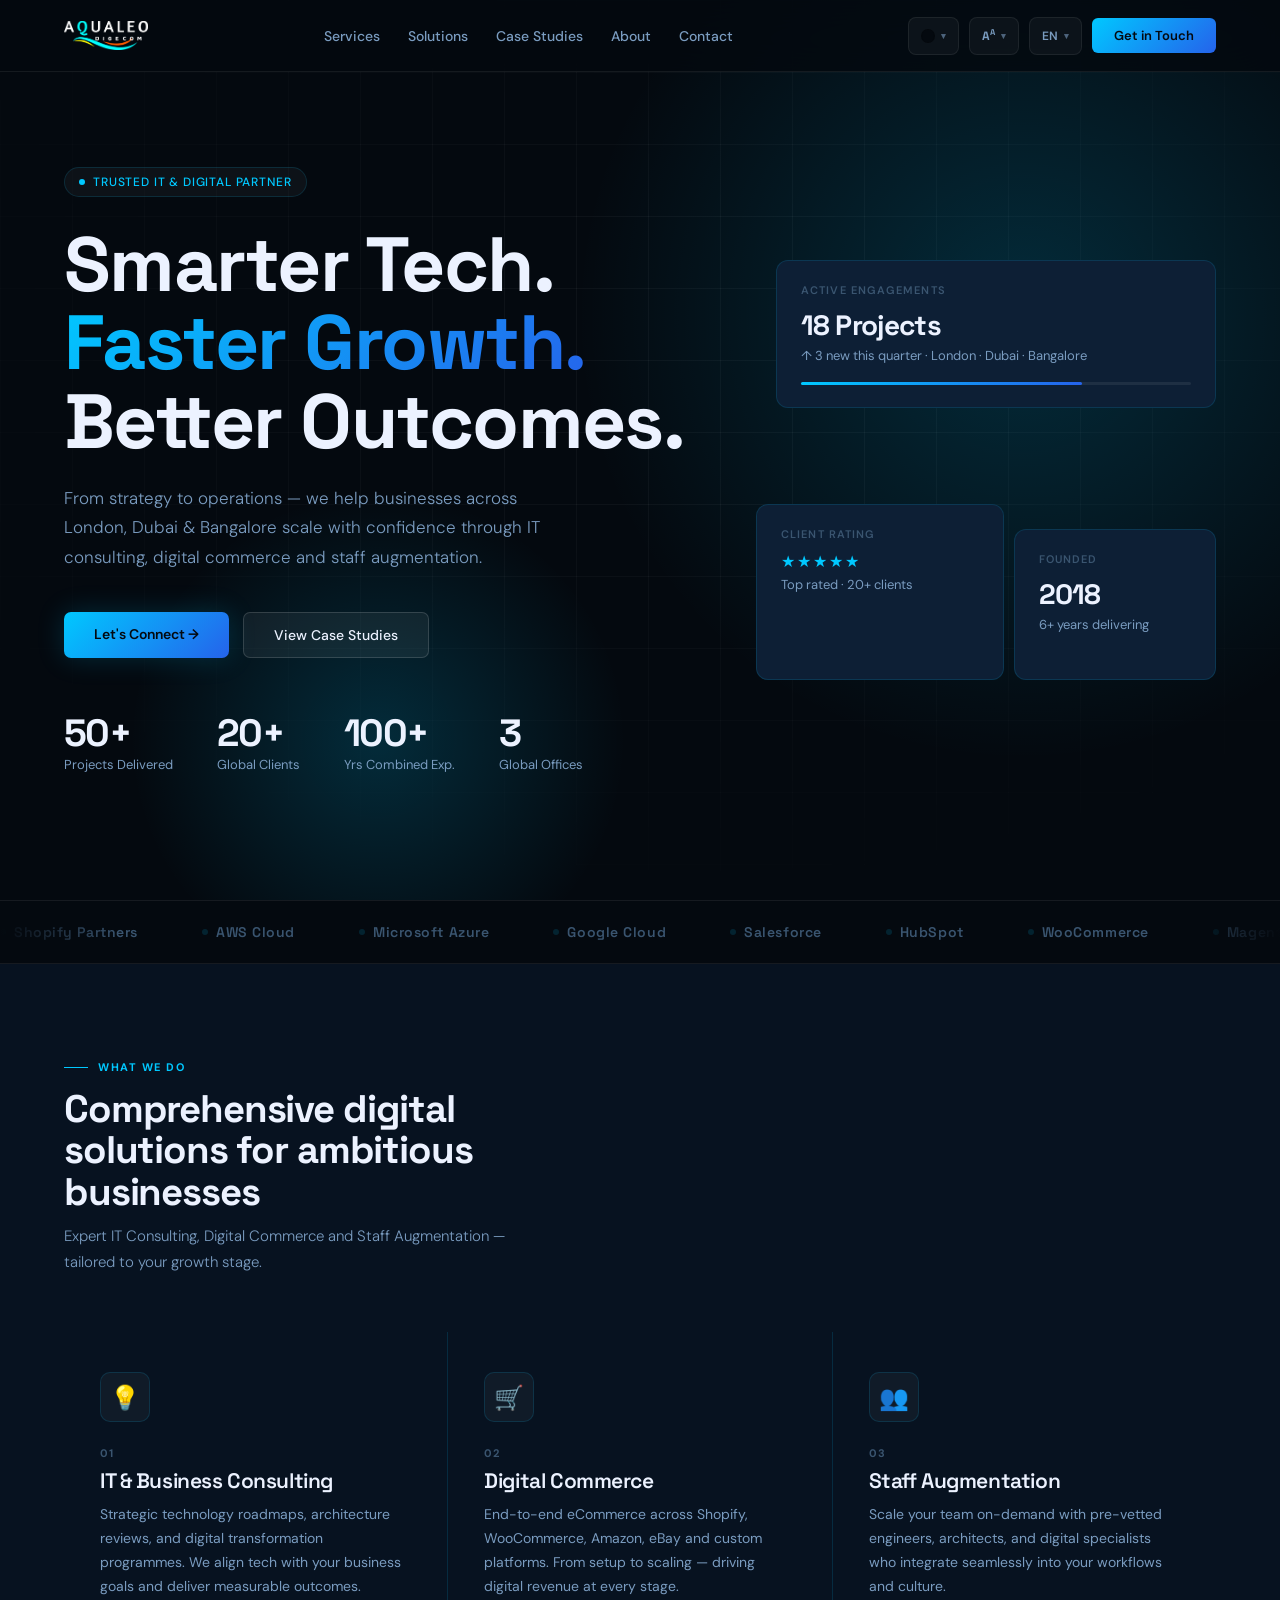
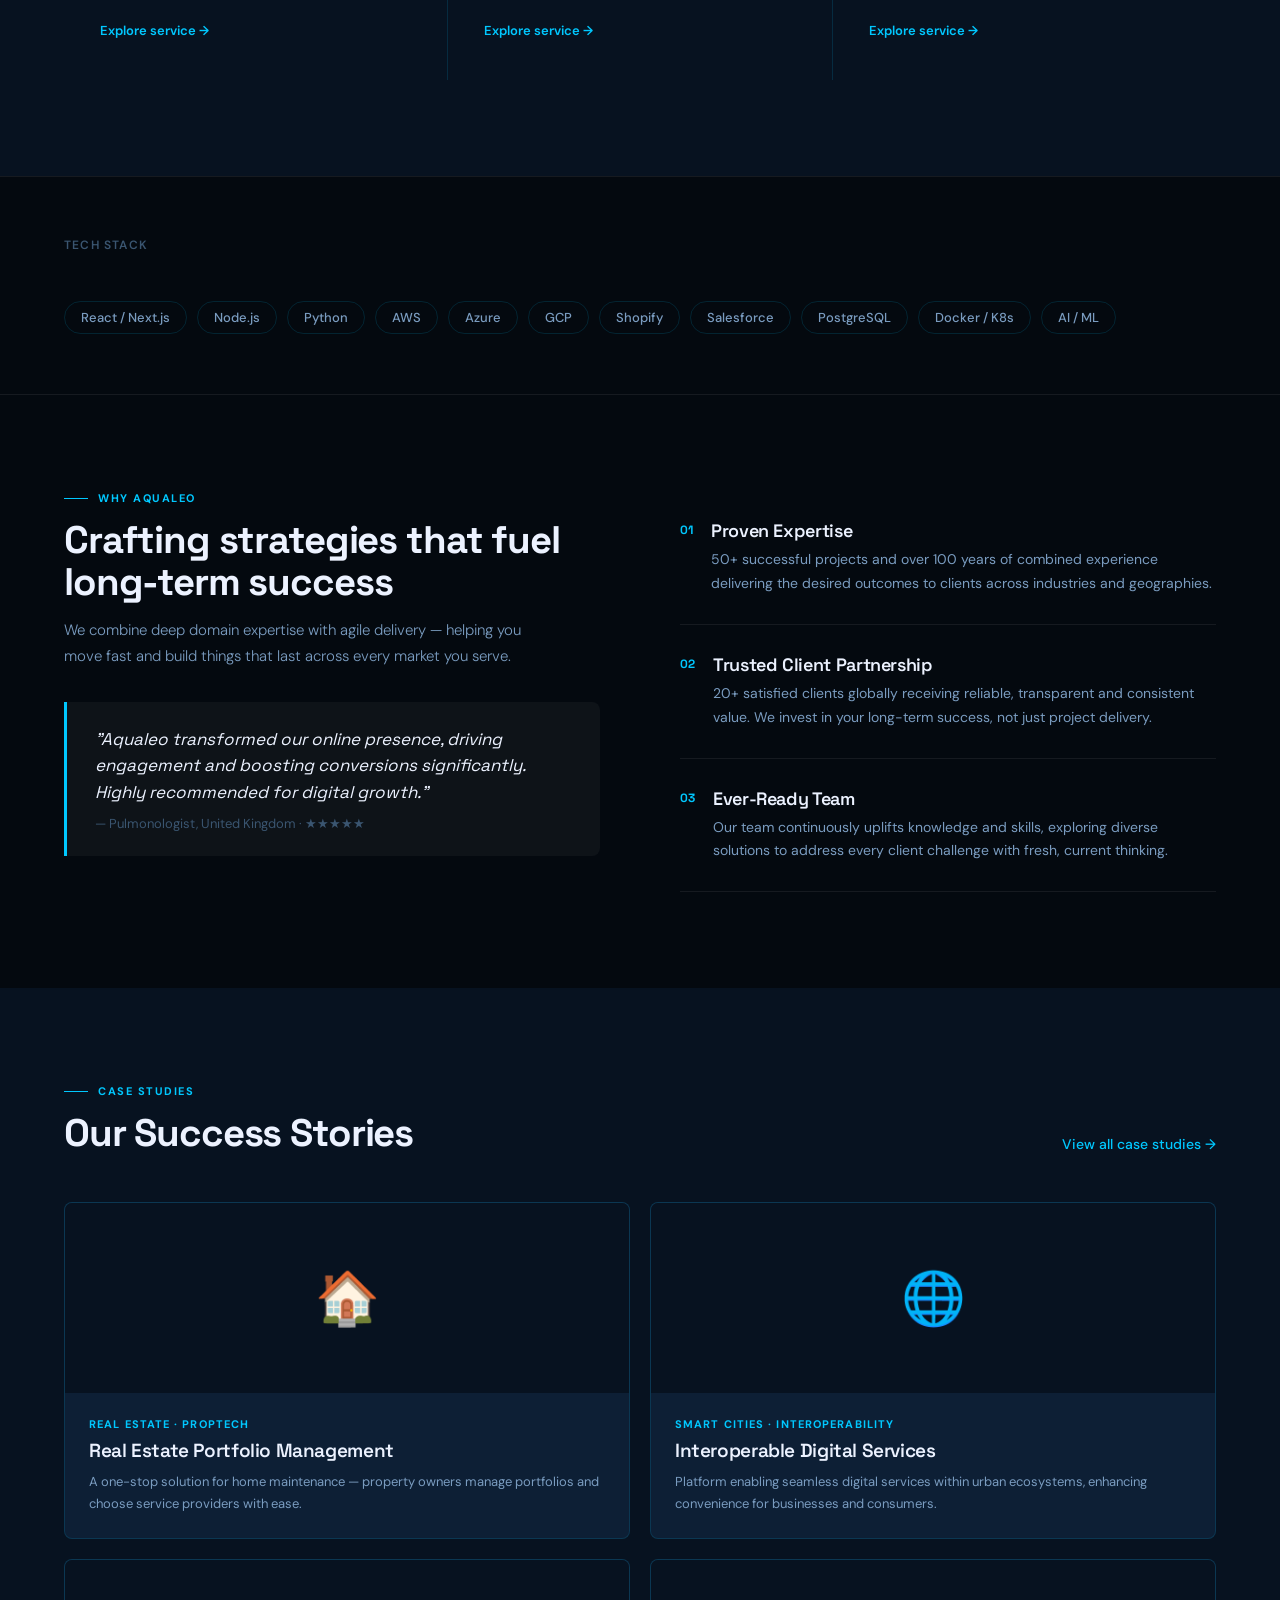
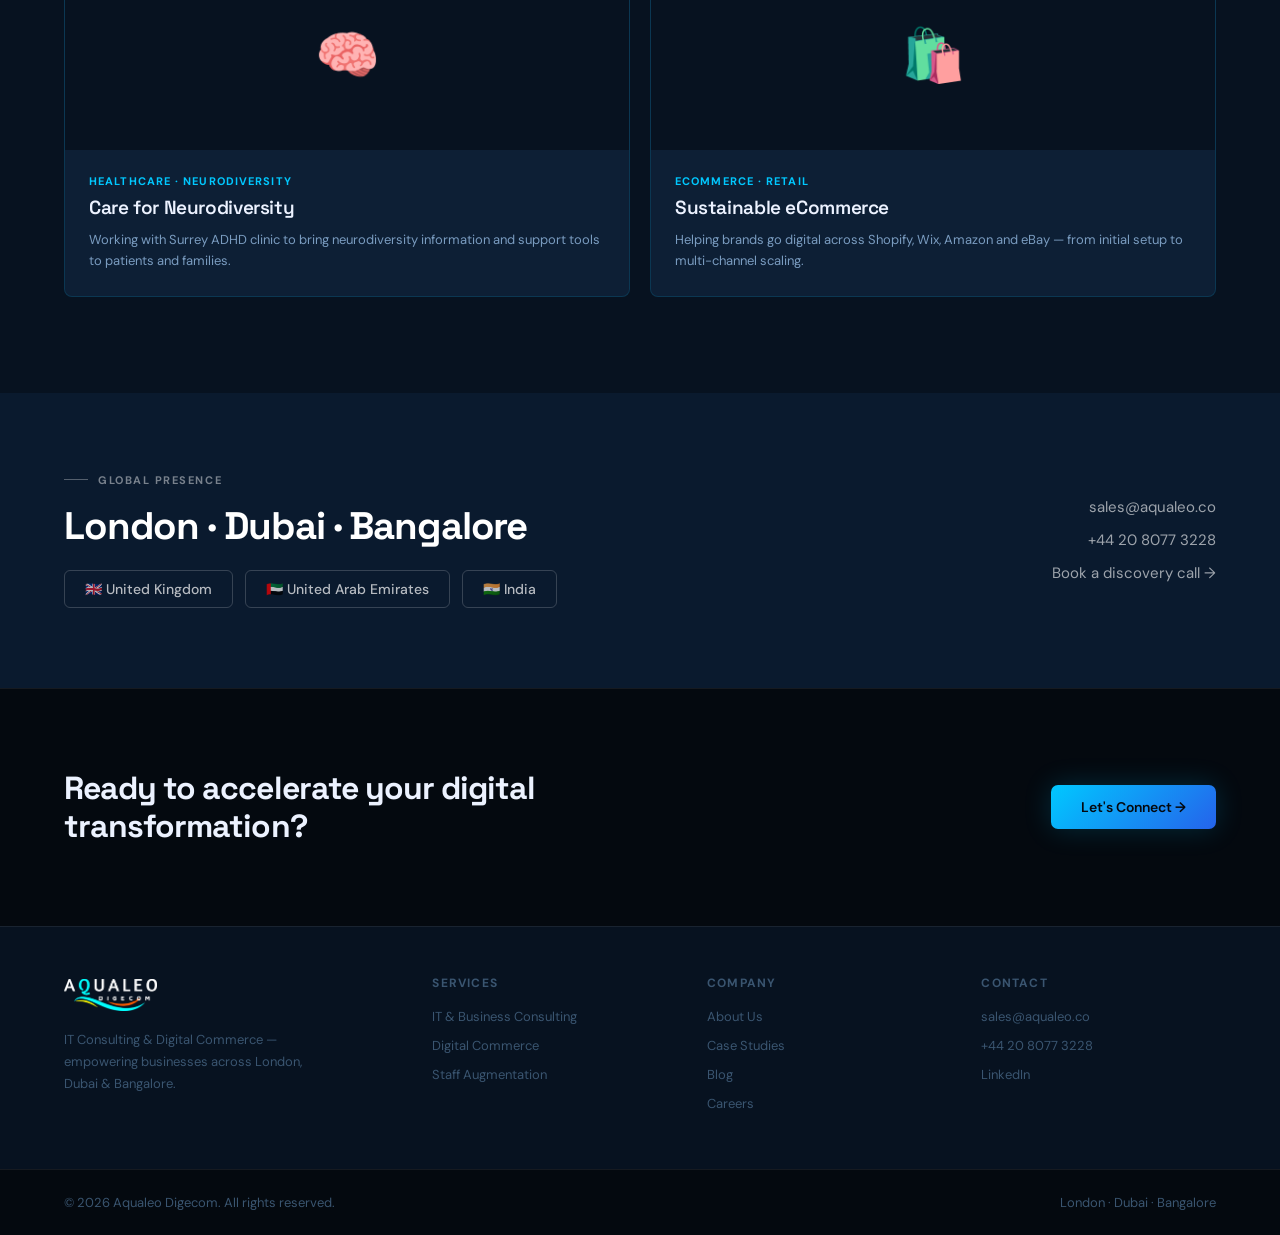
<file: index.html>
<!DOCTYPE html>
<html lang="en" dir="ltr">
<head>
<meta charset="UTF-8">
<meta name="viewport" content="width=device-width, initial-scale=1.0">
<title>Aqualeo Digecom — IT Consulting & Digital Commerce</title>
<link rel="icon" type="image/avif" href="assets/favicon.avif">
<link rel="preconnect" href="https://fonts.googleapis.com">
<link href="https://fonts.googleapis.com/css2?family=Space+Grotesk:wght@300;400;500;600;700&family=DM+Sans:wght@300;400;500;600;700&family=Syne:wght@400;600;700;800&family=Manrope:wght@300;400;500;600;700&family=Noto+Sans+Arabic:wght@300;400;500;600;700&family=Noto+Kufi+Arabic:wght@400;600;700&display=swap" rel="stylesheet">
<style>
*,*::before,*::after{box-sizing:border-box;margin:0;padding:0}
html{scroll-behavior:smooth}
a{text-decoration:none;color:inherit}
button{cursor:pointer;font-family:inherit}
img{max-width:100%;display:block}

/* ══════════ THEME TOKENS ══════════ */

/* DARK (default) */
body.theme-dark{
  --bg:#04090F;--bg2:#071220;--bg3:#0A1A2E;
  --surface:#0D1F35;--surface2:rgba(255,255,255,.04);
  --fg:#ECF2FF;--fg2:#7A9CC0;--fg3:#3A5570;
  --accent:#00C8FF;--accent2:#2563EB;
  --glow:rgba(0,200,255,.18);
  --border:rgba(0,200,255,.14);--border2:rgba(255,255,255,.07);
  --nav:rgba(4,9,15,.82);
  --btn:linear-gradient(135deg,#00C8FF 0%,#2563EB 100%);--btn-fg:#04090F;
  --btn2-bg:rgba(255,255,255,.06);--btn2-fg:#ECF2FF;--btn2-border:rgba(255,255,255,.14);
  --logo:url(assets/logo-dark.avif);
  --grid-line:rgba(255,255,255,.04);
}

/* LIGHT */
body.theme-light{
  --bg:#FFFFFF;--bg2:#F4F7FB;--bg3:#0A1A2E;
  --surface:#FFFFFF;--surface2:rgba(0,0,0,.03);
  --fg:#0A1A2E;--fg2:#475569;--fg3:#94A3B8;
  --accent:#0EA5E9;--accent2:#1E40AF;
  --glow:rgba(14,165,233,.12);
  --border:rgba(14,165,233,.18);--border2:#E5EAF0;
  --nav:rgba(255,255,255,.85);
  --btn:linear-gradient(135deg,#0EA5E9 0%,#1E40AF 100%);--btn-fg:#FFFFFF;
  --btn2-bg:transparent;--btn2-fg:#0A1A2E;--btn2-border:#CBD5E1;
  --logo:url(assets/logo-dark.png);
  --grid-line:rgba(0,0,0,.04);
}

/* EARTHY */
body.theme-earth{
  --bg:#F4EDE0;--bg2:#E8DDC8;--bg3:#3A2F22;
  --surface:#FFF8EC;--surface2:rgba(58,47,34,.04);
  --fg:#2A2118;--fg2:#6B5944;--fg3:#A89377;
  --accent:#C2410C;--accent2:#7C2D12;
  --glow:rgba(194,65,12,.12);
  --border:rgba(194,65,12,.2);--border2:#D6C9B0;
  --nav:rgba(244,237,224,.88);
  --btn:linear-gradient(135deg,#C2410C 0%,#7C2D12 100%);--btn-fg:#FFF8EC;
  --btn2-bg:transparent;--btn2-fg:#2A2118;--btn2-border:#A89377;
  --logo:url(assets/logo-dark.png);
  --grid-line:rgba(58,47,34,.05);
}

/* ══════════ FONT SIZE SCALE ══════════ */
body.fs-1{--scale:0.875;}
body.fs-2{--scale:1;}
body.fs-3{--scale:1.125;}
body.fs-4{--scale:1.25;}

body{
  background:var(--bg);color:var(--fg);
  font-family:'DM Sans',sans-serif;
  overflow-x:hidden;
  font-size:calc(16px * var(--scale));
  transition:background .35s,color .35s;
}
body[dir="rtl"]{font-family:'Noto Sans Arabic','DM Sans',sans-serif;}
body[dir="rtl"] .display{font-family:'Noto Kufi Arabic','Space Grotesk',sans-serif;}

.display{font-family:'Space Grotesk',sans-serif;letter-spacing:-.02em;}

/* ══════════ NAV ══════════ */
nav{
  position:fixed;inset:0 0 auto 0;z-index:200;
  height:calc(72px * var(--scale));padding:0 clamp(20px,5vw,80px);
  background:var(--nav);backdrop-filter:blur(20px);-webkit-backdrop-filter:blur(20px);
  border-bottom:1px solid var(--border2);
  display:flex;align-items:center;justify-content:space-between;gap:24px;
}
.nav-logo{
  height:calc(36px * var(--scale));width:auto;
  background:var(--logo) center/contain no-repeat;
  aspect-ratio:808/346;
  flex-shrink:0;
}
.nav-links{display:flex;gap:calc(28px * var(--scale));align-items:center;}
.nav-links a{
  font-size:calc(14px * var(--scale));font-weight:500;color:var(--fg2);
  transition:color .2s;position:relative;
}
.nav-links a::after{
  content:'';position:absolute;inset:auto 0 -4px 0;height:1px;
  background:var(--accent);transform:scaleX(0);
  transition:transform .2s;transform-origin:left;
}
.nav-links a:hover{color:var(--fg);}
.nav-links a:hover::after{transform:scaleX(1);}
.nav-right{display:flex;align-items:center;gap:10px;}
.nav-icon-btn{
  width:calc(38px * var(--scale));height:calc(38px * var(--scale));
  border-radius:8px;border:1px solid var(--border2);
  background:var(--surface2);color:var(--fg2);
  display:flex;align-items:center;justify-content:center;
  font-size:calc(13px * var(--scale));font-weight:600;
  transition:all .15s;
}
.nav-icon-btn:hover{border-color:var(--accent);color:var(--accent);}
.nav-btn{
  padding:calc(9px * var(--scale)) calc(22px * var(--scale));
  border-radius:6px;border:none;
  background:var(--btn);color:var(--btn-fg);
  font-size:calc(13px * var(--scale));font-weight:600;
  transition:opacity .2s,transform .15s;
  text-decoration:none;display:inline-flex;align-items:center;
}
.nav-btn:hover{opacity:.88;transform:translateY(-1px);}

/* ══════════ HERO ══════════ */
.hero{
  min-height:100svh;
  padding:calc(120px * var(--scale)) clamp(20px,5vw,80px) calc(80px * var(--scale));
  display:flex;align-items:center;position:relative;overflow:hidden;
}
.hero::before{
  content:'';position:absolute;inset:0;
  background-image:
    linear-gradient(var(--grid-line) 1px,transparent 1px),
    linear-gradient(90deg,var(--grid-line) 1px,transparent 1px);
  background-size:72px 72px;
  mask-image:radial-gradient(ellipse 90% 80% at 55% 40%,black 20%,transparent 80%);
  pointer-events:none;
}
.hero-orb{
  position:absolute;border-radius:50%;pointer-events:none;
  background:radial-gradient(circle,var(--glow) 0%,transparent 70%);
}
.hero-orb.o1{width:900px;height:900px;top:-15%;right:-15%;}
.hero-orb.o2{width:500px;height:500px;bottom:-10%;left:10%;}
body[dir="rtl"] .hero-orb.o1{right:auto;left:-15%;}
body[dir="rtl"] .hero-orb.o2{left:auto;right:10%;}

.hero-inner{
  position:relative;z-index:2;width:100%;
  display:grid;grid-template-columns:1fr 460px;gap:60px;align-items:center;
}
.hero-badge{
  display:inline-flex;align-items:center;gap:8px;
  padding:6px 14px;border-radius:100px;
  background:var(--surface2);border:1px solid var(--border);
  font-size:calc(12px * var(--scale));font-weight:500;color:var(--accent);
  letter-spacing:.07em;text-transform:uppercase;margin-bottom:28px;
}
.hero-badge-dot{
  width:6px;height:6px;border-radius:50%;background:var(--accent);
  animation:blink 2s ease-in-out infinite;
}
@keyframes blink{0%,100%{opacity:1;}50%{opacity:.3;}}
.hero h1{
  font-size:calc(clamp(48px,6vw,84px) * var(--scale));
  font-weight:700;line-height:1.02;margin-bottom:24px;
}
.hero h1 .hi{
  background:linear-gradient(135deg,var(--accent),var(--accent2));
  -webkit-background-clip:text;-webkit-text-fill-color:transparent;
}
.hero-sub{
  font-size:calc(17px * var(--scale));color:var(--fg2);
  line-height:1.72;max-width:520px;margin-bottom:40px;font-weight:300;
}
.hero-actions{display:flex;gap:14px;flex-wrap:wrap;margin-bottom:56px;}
.btn-primary{
  padding:calc(13px * var(--scale)) calc(30px * var(--scale));
  border-radius:7px;border:none;
  background:var(--btn);color:var(--btn-fg);
  font-size:calc(14px * var(--scale));font-weight:600;
  box-shadow:0 0 28px var(--glow);
  transition:transform .2s,box-shadow .2s,opacity .2s;
}
.btn-primary:hover{transform:translateY(-2px);box-shadow:0 4px 36px var(--glow);}
.btn-secondary{
  padding:calc(13px * var(--scale)) calc(30px * var(--scale));
  border-radius:7px;border:1px solid var(--btn2-border);
  background:var(--btn2-bg);color:var(--btn2-fg);
  font-size:calc(14px * var(--scale));font-weight:500;
  transition:border-color .2s,background .2s;
}
.btn-secondary:hover{border-color:var(--accent);background:var(--surface2);}
.hero-stats{display:flex;gap:44px;flex-wrap:wrap;}
.stat-num{
  font-family:'Space Grotesk',sans-serif;
  font-size:calc(38px * var(--scale));font-weight:700;
  letter-spacing:-.04em;line-height:1;color:var(--fg);
}
.stat-label{font-size:calc(13px * var(--scale));color:var(--fg2);margin-top:4px;}

.hero-right{position:relative;height:calc(420px * var(--scale));}
.hcard{
  position:absolute;background:var(--surface);
  border:1px solid var(--border);border-radius:12px;
  padding:22px 24px;transition:transform .3s ease;
}
.hcard:hover{transform:translateY(-4px);}
.hcard.c1{top:0;left:20px;right:0;}
.hcard.c2{bottom:0;left:0;width:54%;top:58%;}
.hcard.c3{bottom:0;right:0;width:44%;top:64%;}
.hcard-eyebrow{font-size:calc(11px * var(--scale));font-weight:600;letter-spacing:.1em;text-transform:uppercase;color:var(--fg3);margin-bottom:10px;}
.hcard-big{font-family:'Space Grotesk',sans-serif;font-size:calc(28px * var(--scale));font-weight:700;letter-spacing:-.03em;color:var(--fg);}
.hcard-sub{font-size:calc(13px * var(--scale));color:var(--fg2);margin-top:4px;}
.hcard-bar{height:3px;background:var(--border2);margin-top:18px;border-radius:2px;}
.hcard-fill{height:3px;background:linear-gradient(90deg,var(--accent),var(--accent2));width:72%;border-radius:2px;}
.hcard-stars{color:var(--accent);font-size:calc(16px * var(--scale));letter-spacing:2px;margin-top:4px;}

/* ══════════ MARQUEE ══════════ */
.marquee-wrap{
  padding:22px 0;border-top:1px solid var(--border2);border-bottom:1px solid var(--border2);
  overflow:hidden;position:relative;background:var(--bg);
}
.marquee-wrap::before,.marquee-wrap::after{
  content:'';position:absolute;top:0;bottom:0;width:120px;z-index:2;pointer-events:none;
}
.marquee-wrap::before{left:0;background:linear-gradient(to right,var(--bg),transparent);}
.marquee-wrap::after{right:0;background:linear-gradient(to left,var(--bg),transparent);}
.marquee-track{display:flex;gap:64px;width:max-content;animation:marquee 28s linear infinite;}
@keyframes marquee{from{transform:translateX(0);}to{transform:translateX(-50%);}}
.marquee-track:hover{animation-play-state:paused;}
.mlogo{
  font-family:'Space Grotesk',sans-serif;
  font-size:calc(14px * var(--scale));font-weight:600;
  letter-spacing:.04em;color:var(--fg3);white-space:nowrap;
  display:flex;align-items:center;gap:8px;transition:color .2s;
}
.mlogo:hover{color:var(--fg2);}
.mlogo-dot{width:6px;height:6px;border-radius:50%;background:var(--border);}

/* ══════════ SECTIONS ══════════ */
.section{padding:calc(96px * var(--scale)) clamp(20px,5vw,80px);}
.section.alt{background:var(--bg2);}
.sec-header{margin-bottom:calc(56px * var(--scale));}
.sec-eyebrow{
  font-size:calc(11px * var(--scale));font-weight:700;
  letter-spacing:.14em;text-transform:uppercase;color:var(--accent);
  display:flex;align-items:center;gap:10px;margin-bottom:14px;
}
.sec-eyebrow::before{content:'';width:24px;height:1px;background:var(--accent);}
.sec-title{
  font-family:'Space Grotesk',sans-serif;
  font-size:calc(clamp(30px,3vw,46px) * var(--scale));
  font-weight:700;line-height:1.08;letter-spacing:-.03em;max-width:560px;color:var(--fg);
}
.sec-sub{
  font-size:calc(15px * var(--scale));color:var(--fg2);
  max-width:480px;line-height:1.72;margin-top:12px;font-weight:300;
}

/* SERVICES */
.svc-grid{display:grid;grid-template-columns:repeat(3,1fr);gap:1px;background:var(--border);}
.svc{
  background:var(--bg);padding:calc(40px * var(--scale)) calc(36px * var(--scale));
  position:relative;overflow:hidden;cursor:pointer;transition:background .2s;
}
.section.alt .svc{background:var(--bg2);}
.svc:hover{background:var(--surface);}
.svc-top-line{
  position:absolute;top:0;left:0;right:0;height:2px;
  background:linear-gradient(90deg,var(--accent),var(--accent2));
  transform:scaleX(0);transition:transform .3s;transform-origin:left;
}
.svc:hover .svc-top-line{transform:scaleX(1);}
.svc-icon-wrap{
  width:calc(50px * var(--scale));height:calc(50px * var(--scale));
  border-radius:10px;background:var(--surface2);
  border:1px solid var(--border);
  display:flex;align-items:center;justify-content:center;
  font-size:calc(24px * var(--scale));margin-bottom:24px;
  transition:transform .25s;
}
.svc:hover .svc-icon-wrap{transform:scale(1.06);}
.svc-n{font-size:calc(11px * var(--scale));font-weight:700;color:var(--fg3);letter-spacing:.1em;margin-bottom:8px;}
.svc-name{
  font-family:'Space Grotesk',sans-serif;
  font-size:calc(21px * var(--scale));font-weight:600;
  line-height:1.2;margin-bottom:10px;letter-spacing:-.02em;color:var(--fg);
}
.svc-desc{font-size:calc(14px * var(--scale));color:var(--fg2);line-height:1.7;}
.svc-link{
  display:inline-flex;align-items:center;gap:6px;
  margin-top:24px;font-size:calc(13px * var(--scale));font-weight:600;color:var(--accent);
  transition:gap .2s;
}
.svc:hover .svc-link{gap:10px;}

/* TECH PILLS */
.tech{
  padding:calc(60px * var(--scale)) clamp(20px,5vw,80px);
  border-top:1px solid var(--border2);border-bottom:1px solid var(--border2);
}
.tech-inner{display:flex;align-items:center;gap:48px;flex-wrap:wrap;}
.tech-label{
  font-size:calc(12px * var(--scale));font-weight:600;letter-spacing:.1em;
  text-transform:uppercase;color:var(--fg3);min-width:120px;
}
.tech-pills{display:flex;flex-wrap:wrap;gap:10px;}
.tech-pill{
  padding:7px 16px;border-radius:100px;border:1px solid var(--border);
  font-size:calc(13px * var(--scale));font-weight:500;color:var(--fg2);
  transition:border-color .2s,color .2s;
}
.tech-pill:hover{border-color:var(--accent);color:var(--accent);}

/* WHY */
.why-grid{display:grid;grid-template-columns:1fr 1fr;gap:80px;align-items:start;}
.why-quote-box{
  margin-top:32px;padding:24px 28px;
  border-left:3px solid var(--accent);background:var(--surface2);
  border-radius:0 8px 8px 0;
}
body[dir="rtl"] .why-quote-box{border-left:none;border-right:3px solid var(--accent);border-radius:8px 0 0 8px;}
.why-quote-text{
  font-family:'Space Grotesk',sans-serif;
  font-size:calc(17px * var(--scale));font-style:italic;line-height:1.55;color:var(--fg);
}
.why-quote-attr{font-size:calc(13px * var(--scale));color:var(--fg3);margin-top:10px;}
.pillar{
  display:flex;gap:18px;align-items:flex-start;
  padding:calc(28px * var(--scale)) 0;border-bottom:1px solid var(--border2);
  transition:padding-left .2s;
}
.pillar:hover{padding-left:6px;}
body[dir="rtl"] .pillar:hover{padding-left:0;padding-right:6px;}
.pillar-num{font-family:'Space Grotesk',sans-serif;font-size:calc(12px * var(--scale));font-weight:700;color:var(--accent);flex-shrink:0;padding-top:3px;}
.pillar-title{font-family:'Space Grotesk',sans-serif;font-size:calc(18px * var(--scale));font-weight:600;margin-bottom:6px;letter-spacing:-.02em;color:var(--fg);}
.pillar-text{font-size:calc(14px * var(--scale));color:var(--fg2);line-height:1.7;}

/* CASES */
.cases-hdr{display:flex;justify-content:space-between;align-items:flex-end;margin-bottom:48px;flex-wrap:wrap;gap:16px;}
.cases-all{
  font-size:calc(14px * var(--scale));font-weight:500;color:var(--accent);
  display:flex;align-items:center;gap:6px;
  border-bottom:1px solid transparent;transition:border-color .2s;
}
.cases-all:hover{border-color:var(--accent);}
.cases-grid{display:grid;grid-template-columns:repeat(2,1fr);gap:20px;}
.case{
  background:var(--surface);overflow:hidden;cursor:pointer;
  transition:transform .25s;border:1px solid var(--border);border-radius:8px;
}
.case:hover{transform:translateY(-5px);}
.case-thumb{
  height:calc(190px * var(--scale));background:var(--bg2);
  display:flex;align-items:center;justify-content:center;
  font-size:calc(52px * var(--scale));position:relative;overflow:hidden;
}
.case-body{padding:24px;}
.case-tag{font-size:calc(11px * var(--scale));font-weight:700;letter-spacing:.1em;text-transform:uppercase;color:var(--accent);margin-bottom:8px;}
.case-title{font-family:'Space Grotesk',sans-serif;font-size:calc(19px * var(--scale));font-weight:600;line-height:1.3;margin-bottom:8px;letter-spacing:-.02em;color:var(--fg);}
.case-desc{font-size:calc(13px * var(--scale));color:var(--fg2);line-height:1.65;}

/* LOCATIONS */
.locations{
  padding:calc(80px * var(--scale)) clamp(20px,5vw,80px);background:var(--bg3);
  display:grid;grid-template-columns:1fr auto;gap:60px;align-items:center;
}
.locations *{color:rgba(255,255,255,.85);}
.locations .sec-eyebrow{color:rgba(255,255,255,.45);}
.locations .sec-eyebrow::before{background:rgba(255,255,255,.3);}
.loc-title{font-family:'Space Grotesk',sans-serif;font-size:calc(clamp(26px,3vw,40px) * var(--scale));font-weight:700;letter-spacing:-.03em;margin-bottom:20px;color:#fff;}
.loc-chips{display:flex;gap:12px;flex-wrap:wrap;}
.loc-chip{
  padding:9px 20px;border:1px solid rgba(255,255,255,.18);border-radius:6px;
  font-size:calc(14px * var(--scale));font-weight:500;color:rgba(255,255,255,.7);
  transition:border-color .2s,color .2s;
}
.loc-chip:hover{border-color:var(--accent);color:var(--accent);}
.loc-contact{text-align:right;}
body[dir="rtl"] .loc-contact{text-align:left;}
.loc-contact a{display:block;font-size:calc(15px * var(--scale));color:rgba(255,255,255,.6);line-height:2.2;transition:color .2s;}
.loc-contact a:hover{color:var(--accent);}

/* CTA BAND */
.cta-band{
  padding:calc(80px * var(--scale)) clamp(20px,5vw,80px);
  display:flex;align-items:center;justify-content:space-between;gap:32px;flex-wrap:wrap;
  border-top:1px solid var(--border2);
}
.cta-band-text{
  font-family:'Space Grotesk',sans-serif;
  font-size:calc(clamp(22px,2.5vw,34px) * var(--scale));font-weight:700;
  letter-spacing:-.03em;max-width:520px;line-height:1.2;color:var(--fg);
}

/* FOOTER */
footer{
  padding:48px clamp(20px,5vw,80px);background:var(--bg2);
  display:grid;grid-template-columns:1.4fr 1fr 1fr 1fr;gap:40px;
  border-top:1px solid var(--border2);
}
.foot-logo{
  height:calc(40px * var(--scale));width:auto;
  background:var(--logo) center/contain no-repeat;
  aspect-ratio:808/346;margin-bottom:14px;
}
body[dir="rtl"] .foot-logo{background-position:right center;}
.foot-tag{font-size:calc(13px * var(--scale));color:var(--fg3);line-height:1.7;max-width:240px;}
.foot-col-title{font-size:calc(12px * var(--scale));font-weight:700;letter-spacing:.1em;text-transform:uppercase;color:var(--fg3);margin-bottom:14px;}
.foot-links{list-style:none;}
.foot-links li{margin-bottom:8px;}
.foot-links a{font-size:calc(13px * var(--scale));color:var(--fg3);transition:color .2s;}
.foot-links a:hover{color:var(--accent);}
.foot-bottom{
  padding:24px clamp(20px,5vw,80px);background:var(--bg);
  border-top:1px solid var(--border2);
  display:flex;justify-content:space-between;align-items:center;flex-wrap:wrap;gap:12px;
}
.foot-copy{font-size:calc(13px * var(--scale));color:var(--fg3);}

/* ══════════ NAV DROPDOWNS ══════════ */
.nav-dd{position:relative;}
.nav-dd-btn{
  width:auto;min-width:calc(40px * var(--scale));height:calc(38px * var(--scale));
  padding:0 calc(12px * var(--scale));
  border-radius:8px;border:1px solid var(--border2);
  background:var(--surface2);color:var(--fg2);
  display:flex;align-items:center;gap:6px;
  font-size:calc(12px * var(--scale));font-weight:600;
  transition:all .15s;
}
.nav-dd-btn:hover{border-color:var(--accent);color:var(--accent);}
.nav-dd-btn .caret{font-size:9px;opacity:.6;}
.nav-dd-menu{
  position:absolute;top:calc(100% + 8px);right:0;
  background:var(--surface);border:1px solid var(--border);border-radius:10px;
  box-shadow:0 12px 40px rgba(0,0,0,.2);
  padding:6px;min-width:180px;z-index:300;
  display:none;
}
body[dir="rtl"] .nav-dd-menu{right:auto;left:0;}
.nav-dd.open .nav-dd-menu{display:block;}
.nav-dd-item{
  display:flex;align-items:center;gap:10px;width:100%;
  padding:9px 12px;border-radius:6px;border:none;background:transparent;
  font-size:calc(13px * var(--scale));font-weight:500;color:var(--fg2);
  text-align:left;transition:background .15s,color .15s;
}
body[dir="rtl"] .nav-dd-item{text-align:right;}
.nav-dd-item:hover{background:var(--surface2);color:var(--fg);}
.nav-dd-item.active{color:var(--accent);background:var(--surface2);}
.nav-dd-item .a11y-swatch{width:14px;height:14px;border-radius:50%;flex-shrink:0;border:1px solid rgba(0,0,0,.1);}
.nav-dd-item .check{margin-left:auto;color:var(--accent);}
body[dir="rtl"] .nav-dd-item .check{margin-left:0;margin-right:auto;}
.a11y-swatch{width:18px;height:18px;border-radius:50%;border:1px solid rgba(0,0,0,.1);}

/* fade-up */
.fade-up{opacity:0;transform:translateY(24px);transition:opacity .55s ease,transform .55s ease;}
.fade-up.visible{opacity:1;transform:translateY(0);}

@media (max-width:900px){
  .hero-inner{grid-template-columns:1fr;}
  .hero-right{display:none;}
  .nav-links{display:none;}
  .why-grid,.locations{grid-template-columns:1fr;gap:32px;}
  footer{grid-template-columns:1fr 1fr;}
  .svc-grid{grid-template-columns:1fr;}
  .cases-grid{grid-template-columns:1fr;}
}
</style>
</head>
<body class="theme-dark fs-2" dir="ltr">

<!-- NAV -->
<nav>
  <a href="index.html" class="nav-logo" aria-label="Aqualeo Digecom"></a>
  <div class="nav-links">
    <a href="services.html" data-i18n="nav_services">Services</a>
    <a href="solutions.html" data-i18n="nav_solutions">Solutions</a>
    <a href="case-studies.html" data-i18n="nav_cases">Case Studies</a>
    <a href="about.html" data-i18n="nav_about">About</a>
    <a href="contact.html" data-i18n="nav_contact">Contact</a>
  </div>
  <div class="nav-right">
    <div class="nav-dd" id="dd-theme">
      <button class="nav-dd-btn" aria-label="Theme">
        <span id="dd-theme-icon" class="a11y-swatch" style="width:14px;height:14px;background:#04090F"></span>
        <span class="caret">▾</span>
      </button>
      <div class="nav-dd-menu">
        <button class="nav-dd-item" data-theme="dark"><span class="a11y-swatch" style="background:#04090F"></span><span data-i18n="theme_dark">Dark</span></button>
        <button class="nav-dd-item" data-theme="light"><span class="a11y-swatch" style="background:#FFFFFF;border-color:#CBD5E1"></span><span data-i18n="theme_light">Light</span></button>
        <button class="nav-dd-item" data-theme="earth"><span class="a11y-swatch" style="background:#C2410C"></span><span data-i18n="theme_earth">Earthy</span></button>
      </div>
    </div>
    <div class="nav-dd" id="dd-fs">
      <button class="nav-dd-btn" aria-label="Font Size">
        <span style="font-family:'Space Grotesk',sans-serif;font-weight:700;">A<sup style="font-size:.7em">A</sup></span>
        <span class="caret">▾</span>
      </button>
      <div class="nav-dd-menu">
        <button class="nav-dd-item" data-fs="1"><span style="font-size:11px;font-weight:700;">A</span><span>Small</span></button>
        <button class="nav-dd-item" data-fs="2"><span style="font-size:13px;font-weight:700;">A</span><span>Medium</span></button>
        <button class="nav-dd-item" data-fs="3"><span style="font-size:15px;font-weight:700;">A</span><span>Large</span></button>
        <button class="nav-dd-item" data-fs="4"><span style="font-size:17px;font-weight:700;">A</span><span>Extra Large</span></button>
      </div>
    </div>
    <div class="nav-dd" id="dd-lang">
      <button class="nav-dd-btn" aria-label="Language">
        <span id="dd-lang-label">EN</span>
        <span class="caret">▾</span>
      </button>
      <div class="nav-dd-menu">
        <button class="nav-dd-item" data-lang="en">🇬🇧 English</button>
        <button class="nav-dd-item" data-lang="ar">🇸🇦 العربية</button>
        <button class="nav-dd-item" data-lang="fr">🇫🇷 Français</button>
        <button class="nav-dd-item" data-lang="es">🇪🇸 Español</button>
      </div>
    </div>
    <a href="contact.html" class="nav-btn" data-i18n="nav_cta">Get in Touch</a>
  </div>
</nav>

<!-- HERO -->
<section class="hero">
  <div class="hero-orb o1"></div>
  <div class="hero-orb o2"></div>
  <div class="hero-inner">
    <div>
      <div class="hero-badge"><span class="hero-badge-dot"></span><span data-i18n="hero_badge">Trusted IT &amp; Digital Partner</span></div>
      <h1 class="display"><span data-i18n="hero_h1_a">Smarter Tech.</span><br><span class="hi" data-i18n="hero_h1_b">Faster Growth.</span><br><span data-i18n="hero_h1_c">Better Outcomes.</span></h1>
      <p class="hero-sub" data-i18n="hero_sub">From strategy to operations — we help businesses across London, Dubai &amp; Bangalore scale with confidence through IT consulting, digital commerce and staff augmentation.</p>
      <div class="hero-actions">
        <a href="contact.html" class="btn-primary" data-i18n="hero_cta_main">Let's Connect →</a>
        <a href="case-studies.html" class="btn-secondary" data-i18n="hero_cta_sec">View Case Studies</a>
      </div>
      <div class="hero-stats">
        <div><div class="stat-num">50+</div><div class="stat-label" data-i18n="stat_projects">Projects Delivered</div></div>
        <div><div class="stat-num">20+</div><div class="stat-label" data-i18n="stat_clients">Global Clients</div></div>
        <div><div class="stat-num">100+</div><div class="stat-label" data-i18n="stat_years">Yrs Combined Exp.</div></div>
        <div><div class="stat-num">3</div><div class="stat-label" data-i18n="stat_offices">Global Offices</div></div>
      </div>
    </div>
    <div class="hero-right">
      <div class="hcard c1">
        <div class="hcard-eyebrow" data-i18n="hcard1_eyebrow">Active Engagements</div>
        <div class="hcard-big" data-i18n="hcard1_big">18 Projects</div>
        <div class="hcard-sub" data-i18n="hcard1_sub">↑ 3 new this quarter · London · Dubai · Bangalore</div>
        <div class="hcard-bar"><div class="hcard-fill"></div></div>
      </div>
      <div class="hcard c2">
        <div class="hcard-eyebrow" data-i18n="hcard2_eyebrow">Client Rating</div>
        <div class="hcard-stars">★★★★★</div>
        <div class="hcard-sub" data-i18n="hcard2_sub">Top rated · 20+ clients</div>
      </div>
      <div class="hcard c3">
        <div class="hcard-eyebrow" data-i18n="hcard3_eyebrow">Founded</div>
        <div class="hcard-big">2018</div>
        <div class="hcard-sub" data-i18n="hcard3_sub">6+ years delivering</div>
      </div>
    </div>
  </div>
</section>

<!-- MARQUEE -->
<div class="marquee-wrap">
  <div class="marquee-track">
    <span class="mlogo"><span class="mlogo-dot"></span>Shopify Partners</span>
    <span class="mlogo"><span class="mlogo-dot"></span>AWS Cloud</span>
    <span class="mlogo"><span class="mlogo-dot"></span>Microsoft Azure</span>
    <span class="mlogo"><span class="mlogo-dot"></span>Google Cloud</span>
    <span class="mlogo"><span class="mlogo-dot"></span>Salesforce</span>
    <span class="mlogo"><span class="mlogo-dot"></span>HubSpot</span>
    <span class="mlogo"><span class="mlogo-dot"></span>WooCommerce</span>
    <span class="mlogo"><span class="mlogo-dot"></span>Magento</span>
    <span class="mlogo"><span class="mlogo-dot"></span>Stripe</span>
    <span class="mlogo"><span class="mlogo-dot"></span>Surrey ADHD Clinic</span>
    <span class="mlogo"><span class="mlogo-dot"></span>Shopify Partners</span>
    <span class="mlogo"><span class="mlogo-dot"></span>AWS Cloud</span>
    <span class="mlogo"><span class="mlogo-dot"></span>Microsoft Azure</span>
    <span class="mlogo"><span class="mlogo-dot"></span>Google Cloud</span>
    <span class="mlogo"><span class="mlogo-dot"></span>Salesforce</span>
    <span class="mlogo"><span class="mlogo-dot"></span>HubSpot</span>
    <span class="mlogo"><span class="mlogo-dot"></span>WooCommerce</span>
    <span class="mlogo"><span class="mlogo-dot"></span>Magento</span>
    <span class="mlogo"><span class="mlogo-dot"></span>Stripe</span>
    <span class="mlogo"><span class="mlogo-dot"></span>Surrey ADHD Clinic</span>
  </div>
</div>

<!-- SERVICES -->
<section class="section alt fade-up">
  <div class="sec-header">
    <div class="sec-eyebrow" data-i18n="svc_eyebrow">What We Do</div>
    <div class="sec-title display" data-i18n="svc_title">Comprehensive digital solutions for ambitious businesses</div>
    <div class="sec-sub" data-i18n="svc_sub">Expert IT Consulting, Digital Commerce and Staff Augmentation — tailored to your growth stage.</div>
  </div>
  <div class="svc-grid">
    <div class="svc">
      <div class="svc-top-line"></div>
      <div class="svc-icon-wrap">💡</div>
      <div class="svc-n">01</div>
      <div class="svc-name display" data-i18n="svc1_name">IT &amp; Business Consulting</div>
      <div class="svc-desc" data-i18n="svc1_desc">Strategic technology roadmaps, architecture reviews, and digital transformation programmes. We align tech with your business goals and deliver measurable outcomes.</div>
      <a href="services.html#it" class="svc-link" data-i18n="svc_link">Explore service →</a>
    </div>
    <div class="svc">
      <div class="svc-top-line"></div>
      <div class="svc-icon-wrap">🛒</div>
      <div class="svc-n">02</div>
      <div class="svc-name display" data-i18n="svc2_name">Digital Commerce</div>
      <div class="svc-desc" data-i18n="svc2_desc">End-to-end eCommerce across Shopify, WooCommerce, Amazon, eBay and custom platforms. From setup to scaling — driving digital revenue at every stage.</div>
      <a href="services.html#commerce" class="svc-link" data-i18n="svc_link">Explore service →</a>
    </div>
    <div class="svc">
      <div class="svc-top-line"></div>
      <div class="svc-icon-wrap">👥</div>
      <div class="svc-n">03</div>
      <div class="svc-name display" data-i18n="svc3_name">Staff Augmentation</div>
      <div class="svc-desc" data-i18n="svc3_desc">Scale your team on-demand with pre-vetted engineers, architects, and digital specialists who integrate seamlessly into your workflows and culture.</div>
      <a href="services.html#staff" class="svc-link" data-i18n="svc_link">Explore service →</a>
    </div>
  </div>
</section>

<!-- TECH -->
<div class="tech fade-up">
  <div class="tech-inner">
    <div class="tech-label" data-i18n="tech_label">Tech Stack</div>
    <div class="tech-pills">
      <div class="tech-pill">React / Next.js</div>
      <div class="tech-pill">Node.js</div>
      <div class="tech-pill">Python</div>
      <div class="tech-pill">AWS</div>
      <div class="tech-pill">Azure</div>
      <div class="tech-pill">GCP</div>
      <div class="tech-pill">Shopify</div>
      <div class="tech-pill">Salesforce</div>
      <div class="tech-pill">PostgreSQL</div>
      <div class="tech-pill">Docker / K8s</div>
      <div class="tech-pill">AI / ML</div>
    </div>
  </div>
</div>

<!-- WHY -->
<section class="section fade-up">
  <div class="why-grid">
    <div>
      <div class="sec-eyebrow" data-i18n="why_eyebrow">Why Aqualeo</div>
      <div class="sec-title display" data-i18n="why_title">Crafting strategies that fuel long-term success</div>
      <div class="sec-sub" style="margin-top:16px;" data-i18n="why_sub">We combine deep domain expertise with agile delivery — helping you move fast and build things that last across every market you serve.</div>
      <div class="why-quote-box">
        <div class="why-quote-text" data-i18n="why_quote">"Aqualeo transformed our online presence, driving engagement and boosting conversions significantly. Highly recommended for digital growth."</div>
        <div class="why-quote-attr" data-i18n="why_quote_attr">— Pulmonologist, United Kingdom · ★★★★★</div>
      </div>
    </div>
    <div>
      <div class="pillar">
        <div class="pillar-num">01</div>
        <div>
          <div class="pillar-title display" data-i18n="pillar1_title">Proven Expertise</div>
          <div class="pillar-text" data-i18n="pillar1_text">50+ successful projects and over 100 years of combined experience delivering the desired outcomes to clients across industries and geographies.</div>
        </div>
      </div>
      <div class="pillar">
        <div class="pillar-num">02</div>
        <div>
          <div class="pillar-title display" data-i18n="pillar2_title">Trusted Client Partnership</div>
          <div class="pillar-text" data-i18n="pillar2_text">20+ satisfied clients globally receiving reliable, transparent and consistent value. We invest in your long-term success, not just project delivery.</div>
        </div>
      </div>
      <div class="pillar">
        <div class="pillar-num">03</div>
        <div>
          <div class="pillar-title display" data-i18n="pillar3_title">Ever-Ready Team</div>
          <div class="pillar-text" data-i18n="pillar3_text">Our team continuously uplifts knowledge and skills, exploring diverse solutions to address every client challenge with fresh, current thinking.</div>
        </div>
      </div>
    </div>
  </div>
</section>

<!-- CASES -->
<section class="section alt fade-up">
  <div class="cases-hdr">
    <div>
      <div class="sec-eyebrow" data-i18n="cases_eyebrow">Case Studies</div>
      <div class="sec-title display" data-i18n="cases_title">Our Success Stories</div>
    </div>
    <a href="case-studies.html" class="cases-all" data-i18n="cases_all">View all case studies →</a>
  </div>
  <div class="cases-grid">
    <div class="case">
      <div class="case-thumb">🏠</div>
      <div class="case-body">
        <div class="case-tag" data-i18n="case1_tag">Real Estate · PropTech</div>
        <div class="case-title display" data-i18n="case1_title">Real Estate Portfolio Management</div>
        <div class="case-desc" data-i18n="case1_desc">A one-stop solution for home maintenance — property owners manage portfolios and choose service providers with ease.</div>
      </div>
    </div>
    <div class="case">
      <div class="case-thumb">🌐</div>
      <div class="case-body">
        <div class="case-tag" data-i18n="case2_tag">Smart Cities · Interoperability</div>
        <div class="case-title display" data-i18n="case2_title">Interoperable Digital Services</div>
        <div class="case-desc" data-i18n="case2_desc">Platform enabling seamless digital services within urban ecosystems, enhancing convenience for businesses and consumers.</div>
      </div>
    </div>
    <div class="case">
      <div class="case-thumb">🧠</div>
      <div class="case-body">
        <div class="case-tag" data-i18n="case3_tag">Healthcare · Neurodiversity</div>
        <div class="case-title display" data-i18n="case3_title">Care for Neurodiversity</div>
        <div class="case-desc" data-i18n="case3_desc">Working with Surrey ADHD clinic to bring neurodiversity information and support tools to patients and families.</div>
      </div>
    </div>
    <div class="case">
      <div class="case-thumb">🛍️</div>
      <div class="case-body">
        <div class="case-tag" data-i18n="case4_tag">eCommerce · Retail</div>
        <div class="case-title display" data-i18n="case4_title">Sustainable eCommerce</div>
        <div class="case-desc" data-i18n="case4_desc">Helping brands go digital across Shopify, Wix, Amazon and eBay — from initial setup to multi-channel scaling.</div>
      </div>
    </div>
  </div>
</section>

<!-- LOCATIONS -->
<section class="locations fade-up">
  <div>
    <div class="sec-eyebrow" data-i18n="loc_eyebrow">Global Presence</div>
    <div class="loc-title" data-i18n="loc_title">London · Dubai · Bangalore</div>
    <div class="loc-chips">
      <div class="loc-chip" data-i18n="loc_uk">🇬🇧 United Kingdom</div>
      <div class="loc-chip" data-i18n="loc_ae">🇦🇪 United Arab Emirates</div>
      <div class="loc-chip" data-i18n="loc_in">🇮🇳 India</div>
    </div>
  </div>
  <div class="loc-contact">
    <a href="mailto:sales@aqualeo.co">sales@aqualeo.co</a>
    <a href="tel:+442080773228">+44 20 8077 3228</a>
    <a href="contact.html" data-i18n="loc_book">Book a discovery call →</a>
  </div>
</section>

<!-- CTA -->
<section class="cta-band fade-up">
  <div class="cta-band-text" data-i18n="cta_text">Ready to accelerate your digital transformation?</div>
  <a href="contact.html" class="btn-primary" style="white-space:nowrap;text-decoration:none;display:inline-flex;align-items:center;" data-i18n="cta_btn">Let's Connect →</a>
</section>

<!-- FOOTER -->
<footer>
  <div>
    <div class="foot-logo"></div>
    <div class="foot-tag" data-i18n="foot_tag">IT Consulting &amp; Digital Commerce — empowering businesses across London, Dubai &amp; Bangalore.</div>
  </div>
  <div>
    <div class="foot-col-title" data-i18n="foot_services">Services</div>
    <ul class="foot-links">
      <li><a href="services.html#it" data-i18n="svc1_name">IT &amp; Business Consulting</a></li>
      <li><a href="services.html#commerce" data-i18n="svc2_name">Digital Commerce</a></li>
      <li><a href="services.html#staff" data-i18n="svc3_name">Staff Augmentation</a></li>
    </ul>
  </div>
  <div>
    <div class="foot-col-title" data-i18n="foot_company">Company</div>
    <ul class="foot-links">
      <li><a href="about.html" data-i18n="foot_about">About Us</a></li>
      <li><a href="case-studies.html" data-i18n="nav_cases">Case Studies</a></li>
      <li><a href="#" data-i18n="foot_blog">Blog</a></li>
      <li><a href="#" data-i18n="foot_careers">Careers</a></li>
    </ul>
  </div>
  <div>
    <div class="foot-col-title" data-i18n="foot_contact">Contact</div>
    <ul class="foot-links">
      <li><a href="mailto:sales@aqualeo.co">sales@aqualeo.co</a></li>
      <li><a href="tel:+442080773228">+44 20 8077 3228</a></li>
      <li><a href="https://linkedin.com" target="_blank" rel="noopener">LinkedIn</a></li>
    </ul>
  </div>
</footer>
<div class="foot-bottom">
  <div class="foot-copy" data-i18n="foot_copy">© 2026 Aqualeo Digecom. All rights reserved.</div>
  <div class="foot-copy">London · Dubai · Bangalore</div>
</div>

<script>
// ════════ TRANSLATIONS ════════
const I18N = {
  en: {
    nav_services:"Services", nav_solutions:"Solutions", nav_cases:"Case Studies",
    nav_about:"About", nav_contact:"Contact", nav_cta:"Get in Touch",
    hero_badge:"Trusted IT & Digital Partner",
    hero_h1_a:"Smarter Tech.", hero_h1_b:"Faster Growth.", hero_h1_c:"Better Outcomes.",
    hero_sub:"From strategy to operations — we help businesses across London, Dubai & Bangalore scale with confidence through IT consulting, digital commerce and staff augmentation.",
    hero_cta_main:"Let's Connect →", hero_cta_sec:"View Case Studies",
    stat_projects:"Projects Delivered", stat_clients:"Global Clients", stat_years:"Yrs Combined Exp.", stat_offices:"Global Offices",
    hcard1_eyebrow:"Active Engagements", hcard1_big:"18 Projects", hcard1_sub:"↑ 3 new this quarter · London · Dubai · Bangalore",
    hcard2_eyebrow:"Client Rating", hcard2_sub:"Top rated · 20+ clients",
    hcard3_eyebrow:"Founded", hcard3_sub:"6+ years delivering",
    svc_eyebrow:"What We Do", svc_title:"Comprehensive digital solutions for ambitious businesses",
    svc_sub:"Expert IT Consulting, Digital Commerce and Staff Augmentation — tailored to your growth stage.",
    svc1_name:"IT & Business Consulting",
    svc1_desc:"Strategic technology roadmaps, architecture reviews, and digital transformation programmes. We align tech with your business goals and deliver measurable outcomes.",
    svc2_name:"Digital Commerce",
    svc2_desc:"End-to-end eCommerce across Shopify, WooCommerce, Amazon, eBay and custom platforms. From setup to scaling — driving digital revenue at every stage.",
    svc3_name:"Staff Augmentation",
    svc3_desc:"Scale your team on-demand with pre-vetted engineers, architects, and digital specialists who integrate seamlessly into your workflows and culture.",
    svc_link:"Explore service →",
    tech_label:"Tech Stack",
    why_eyebrow:"Why Aqualeo", why_title:"Crafting strategies that fuel long-term success",
    why_sub:"We combine deep domain expertise with agile delivery — helping you move fast and build things that last across every market you serve.",
    why_quote:'"Aqualeo transformed our online presence, driving engagement and boosting conversions significantly. Highly recommended for digital growth."',
    why_quote_attr:"— Pulmonologist, United Kingdom · ★★★★★",
    pillar1_title:"Proven Expertise", pillar1_text:"50+ successful projects and over 100 years of combined experience delivering the desired outcomes to clients across industries and geographies.",
    pillar2_title:"Trusted Client Partnership", pillar2_text:"20+ satisfied clients globally receiving reliable, transparent and consistent value. We invest in your long-term success, not just project delivery.",
    pillar3_title:"Ever-Ready Team", pillar3_text:"Our team continuously uplifts knowledge and skills, exploring diverse solutions to address every client challenge with fresh, current thinking.",
    cases_eyebrow:"Case Studies", cases_title:"Our Success Stories", cases_all:"View all case studies →",
    case1_tag:"Real Estate · PropTech", case1_title:"Real Estate Portfolio Management", case1_desc:"A one-stop solution for home maintenance — property owners manage portfolios and choose service providers with ease.",
    case2_tag:"Smart Cities · Interoperability", case2_title:"Interoperable Digital Services", case2_desc:"Platform enabling seamless digital services within urban ecosystems, enhancing convenience for businesses and consumers.",
    case3_tag:"Healthcare · Neurodiversity", case3_title:"Care for Neurodiversity", case3_desc:"Working with Surrey ADHD clinic to bring neurodiversity information and support tools to patients and families.",
    case4_tag:"eCommerce · Retail", case4_title:"Sustainable eCommerce", case4_desc:"Helping brands go digital across Shopify, Wix, Amazon and eBay — from initial setup to multi-channel scaling.",
    loc_eyebrow:"Global Presence", loc_title:"London · Dubai · Bangalore",
    loc_uk:"🇬🇧 United Kingdom", loc_ae:"🇦🇪 United Arab Emirates", loc_in:"🇮🇳 India", loc_book:"Book a discovery call →",
    cta_text:"Ready to accelerate your digital transformation?", cta_btn:"Let's Connect →",
    foot_tag:"IT Consulting & Digital Commerce — empowering businesses across London, Dubai & Bangalore.",
    foot_services:"Services", foot_company:"Company", foot_contact:"Contact",
    foot_about:"About Us", foot_blog:"Blog", foot_careers:"Careers",
    foot_copy:"© 2026 Aqualeo Digecom. All rights reserved.",
    theme_dark:"Dark", theme_light:"Light", theme_earth:"Earthy"
  },
  ar: {
    nav_services:"الخدمات", nav_solutions:"الحلول", nav_cases:"دراسات الحالة",
    nav_about:"من نحن", nav_contact:"تواصل معنا", nav_cta:"تواصل معنا",
    hero_badge:"شريك موثوق لتقنية المعلومات والرقمية",
    hero_h1_a:"تقنية أذكى.", hero_h1_b:"نمو أسرع.", hero_h1_c:"نتائج أفضل.",
    hero_sub:"من الاستراتيجية إلى التنفيذ — نساعد الشركات في لندن ودبي وبنغالور على التوسع بثقة من خلال الاستشارات التقنية والتجارة الرقمية وتعزيز فرق العمل.",
    hero_cta_main:"← تواصل معنا", hero_cta_sec:"عرض دراسات الحالة",
    stat_projects:"مشروع منجز", stat_clients:"عميل عالمي", stat_years:"سنوات خبرة مشتركة", stat_offices:"مكاتب عالمية",
    hcard1_eyebrow:"مشاريع قيد التنفيذ", hcard1_big:"١٨ مشروعًا", hcard1_sub:"↑ ٣ جديدة هذا الربع · لندن · دبي · بنغالور",
    hcard2_eyebrow:"تقييم العملاء", hcard2_sub:"الأعلى تقييمًا · أكثر من ٢٠ عميلًا",
    hcard3_eyebrow:"تأسست عام", hcard3_sub:"أكثر من ٦ سنوات من التميز",
    svc_eyebrow:"ما نقدمه", svc_title:"حلول رقمية شاملة للشركات الطموحة",
    svc_sub:"استشارات تقنية متخصصة، تجارة رقمية، وتعزيز فرق العمل — مصممة لمرحلة نموك.",
    svc1_name:"استشارات تقنية وأعمال",
    svc1_desc:"خرائط طريق تقنية استراتيجية ومراجعات معمارية وبرامج تحول رقمي. نوائم التقنية مع أهداف عملك ونحقق نتائج قابلة للقياس.",
    svc2_name:"التجارة الرقمية",
    svc2_desc:"تجارة إلكترونية متكاملة عبر Shopify وWooCommerce وAmazon وeBay ومنصات مخصصة. من الإعداد إلى التوسع — نقود الإيرادات الرقمية في كل مرحلة.",
    svc3_name:"تعزيز فرق العمل",
    svc3_desc:"وسّع فريقك حسب الطلب بمهندسين ومعماريين ومتخصصين رقميين معتمدين يندمجون بسلاسة في سير العمل والثقافة.",
    svc_link:"← استكشف الخدمة",
    tech_label:"المنصات التقنية",
    why_eyebrow:"لماذا أكواليو", why_title:"نصمم استراتيجيات تدعم النجاح طويل الأمد",
    why_sub:"نجمع بين الخبرة العميقة في المجال والتنفيذ الرشيد — لمساعدتك على التحرك بسرعة وبناء ما يدوم في كل سوق تخدمه.",
    why_quote:'"غيّرت أكواليو حضورنا الرقمي، وعزّزت التفاعل ورفعت معدلات التحويل بشكل ملحوظ. ننصح بها بشدة للنمو الرقمي."',
    why_quote_attr:"— طبيب أمراض صدرية، المملكة المتحدة · ★★★★★",
    pillar1_title:"خبرة موثوقة", pillar1_text:"أكثر من ٥٠ مشروعًا ناجحًا وأكثر من ١٠٠ عام من الخبرة المشتركة في تقديم النتائج المرجوة للعملاء عبر القطاعات والمناطق.",
    pillar2_title:"شراكة عملاء موثوقة", pillar2_text:"أكثر من ٢٠ عميلًا راضيًا حول العالم يحصلون على قيمة موثوقة وشفافة ومستمرة. نستثمر في نجاحك طويل الأمد.",
    pillar3_title:"فريق دائم الاستعداد", pillar3_text:"يطوّر فريقنا معرفته ومهاراته باستمرار، ويستكشف حلولًا متنوعة لمواجهة كل تحدٍّ بفكر متجدد.",
    cases_eyebrow:"دراسات الحالة", cases_title:"قصص نجاحنا", cases_all:"← عرض جميع دراسات الحالة",
    case1_tag:"عقارات · بروب-تك", case1_title:"إدارة محافظ العقارات", case1_desc:"حل شامل لصيانة المنازل — يدير الملاك محافظهم ويختارون مزودي الخدمات بسهولة.",
    case2_tag:"المدن الذكية · التشغيل البيني", case2_title:"خدمات رقمية متكاملة", case2_desc:"منصة تتيح خدمات رقمية سلسة داخل المنظومات الحضرية، تعزّز الراحة للشركات والمستهلكين.",
    case3_tag:"الرعاية الصحية · التنوع العصبي", case3_title:"رعاية التنوع العصبي", case3_desc:"بالتعاون مع عيادة Surrey ADHD لتوفير المعلومات وأدوات الدعم للمرضى وعائلاتهم.",
    case4_tag:"تجارة إلكترونية · تجزئة", case4_title:"تجارة إلكترونية مستدامة", case4_desc:"نساعد العلامات على التحول الرقمي عبر Shopify وWix وAmazon وeBay — من الإعداد إلى التوسع متعدد القنوات.",
    loc_eyebrow:"حضور عالمي", loc_title:"لندن · دبي · بنغالور",
    loc_uk:"🇬🇧 المملكة المتحدة", loc_ae:"🇦🇪 الإمارات العربية المتحدة", loc_in:"🇮🇳 الهند", loc_book:"← احجز جلسة استشارية",
    cta_text:"هل أنت جاهز لتسريع تحولك الرقمي؟", cta_btn:"← تواصل معنا",
    foot_tag:"استشارات تقنية وتجارة رقمية — نمكّن الشركات في لندن ودبي وبنغالور.",
    foot_services:"الخدمات", foot_company:"الشركة", foot_contact:"تواصل",
    foot_about:"من نحن", foot_blog:"المدونة", foot_careers:"الوظائف",
    foot_copy:"© 2026 أكواليو ديجيكوم. جميع الحقوق محفوظة.",
    theme_dark:"داكن", theme_light:"فاتح", theme_earth:"ترابي"
  },
  fr: {
    nav_services:"Services", nav_solutions:"Solutions", nav_cases:"Études de cas",
    nav_about:"À propos", nav_contact:"Contact", nav_cta:"Nous contacter",
    hero_badge:"Partenaire IT & numérique de confiance",
    hero_h1_a:"Tech plus intelligente.", hero_h1_b:"Croissance plus rapide.", hero_h1_c:"Meilleurs résultats.",
    hero_sub:"De la stratégie aux opérations — nous aidons les entreprises de Londres, Dubaï et Bangalore à croître en confiance grâce au conseil IT, au commerce numérique et à l'augmentation d'effectifs.",
    hero_cta_main:"Discutons →", hero_cta_sec:"Voir les études de cas",
    stat_projects:"Projets livrés", stat_clients:"Clients globaux", stat_years:"Ans d'exp. cumulée", stat_offices:"Bureaux mondiaux",
    hcard1_eyebrow:"Engagements actifs", hcard1_big:"18 projets", hcard1_sub:"↑ 3 nouveaux ce trimestre · Londres · Dubaï · Bangalore",
    hcard2_eyebrow:"Note clients", hcard2_sub:"Excellence · 20+ clients",
    hcard3_eyebrow:"Fondée en", hcard3_sub:"6+ ans d'expérience",
    svc_eyebrow:"Ce que nous faisons", svc_title:"Solutions numériques complètes pour entreprises ambitieuses",
    svc_sub:"Conseil IT, Commerce Numérique et Augmentation d'Effectifs — adaptés à votre stade de croissance.",
    svc1_name:"Conseil IT & Business",
    svc1_desc:"Feuilles de route stratégiques, revues d'architecture et programmes de transformation numérique. Nous alignons la tech sur vos objectifs et livrons des résultats mesurables.",
    svc2_name:"Commerce Numérique",
    svc2_desc:"E-commerce de bout en bout sur Shopify, WooCommerce, Amazon, eBay et plateformes sur mesure. De la mise en place à la mise à l'échelle.",
    svc3_name:"Augmentation d'Effectifs",
    svc3_desc:"Renforcez votre équipe à la demande avec des ingénieurs, architectes et spécialistes pré-qualifiés qui s'intègrent parfaitement.",
    svc_link:"Explorer le service →",
    tech_label:"Stack Tech",
    why_eyebrow:"Pourquoi Aqualeo", why_title:"Des stratégies qui alimentent un succès durable",
    why_sub:"Nous combinons une expertise métier profonde et une exécution agile — pour aller vite et bâtir solide sur tous vos marchés.",
    why_quote:'"Aqualeo a transformé notre présence en ligne, augmentant l\'engagement et les conversions de manière significative. Hautement recommandé."',
    why_quote_attr:"— Pneumologue, Royaume-Uni · ★★★★★",
    pillar1_title:"Expertise prouvée", pillar1_text:"50+ projets réussis et plus de 100 ans d'expérience cumulée à livrer les résultats attendus à travers les industries et géographies.",
    pillar2_title:"Partenariat client de confiance", pillar2_text:"20+ clients satisfaits dans le monde, recevant une valeur fiable, transparente et constante. Nous investissons dans votre succès à long terme.",
    pillar3_title:"Équipe toujours prête", pillar3_text:"Notre équipe enrichit continuellement ses connaissances et compétences pour répondre à chaque défi avec une pensée fraîche et actuelle.",
    cases_eyebrow:"Études de cas", cases_title:"Nos histoires de réussite", cases_all:"Voir toutes les études →",
    case1_tag:"Immobilier · PropTech", case1_title:"Gestion de portefeuille immobilier", case1_desc:"Solution complète pour la maintenance — les propriétaires gèrent leur portefeuille et choisissent leurs prestataires.",
    case2_tag:"Smart Cities · Interopérabilité", case2_title:"Services numériques interopérables", case2_desc:"Plateforme permettant des services numériques fluides dans les écosystèmes urbains.",
    case3_tag:"Santé · Neurodiversité", case3_title:"Soins pour la neurodiversité", case3_desc:"Avec la clinique Surrey ADHD pour apporter information et outils aux patients et familles.",
    case4_tag:"E-commerce · Retail", case4_title:"E-commerce durable", case4_desc:"Aider les marques à passer au numérique sur Shopify, Wix, Amazon et eBay — de la mise en place à la mise à l'échelle.",
    loc_eyebrow:"Présence mondiale", loc_title:"Londres · Dubaï · Bangalore",
    loc_uk:"🇬🇧 Royaume-Uni", loc_ae:"🇦🇪 Émirats arabes unis", loc_in:"🇮🇳 Inde", loc_book:"Réserver un appel découverte →",
    cta_text:"Prêt à accélérer votre transformation numérique ?", cta_btn:"Discutons →",
    foot_tag:"Conseil IT & Commerce Numérique — au service des entreprises à Londres, Dubaï & Bangalore.",
    foot_services:"Services", foot_company:"Entreprise", foot_contact:"Contact",
    foot_about:"À propos", foot_blog:"Blog", foot_careers:"Carrières",
    foot_copy:"© 2026 Aqualeo Digecom. Tous droits réservés.",
    theme_dark:"Sombre", theme_light:"Clair", theme_earth:"Terre"
  },
  es: {
    nav_services:"Servicios", nav_solutions:"Soluciones", nav_cases:"Casos de éxito",
    nav_about:"Nosotros", nav_contact:"Contacto", nav_cta:"Contáctanos",
    hero_badge:"Socio de TI y Digital de confianza",
    hero_h1_a:"Tech más inteligente.", hero_h1_b:"Crecimiento más rápido.", hero_h1_c:"Mejores resultados.",
    hero_sub:"De la estrategia a la operación — ayudamos a empresas en Londres, Dubái y Bangalore a escalar con confianza mediante consultoría TI, comercio digital y aumento de equipos.",
    hero_cta_main:"Conectemos →", hero_cta_sec:"Ver casos de éxito",
    stat_projects:"Proyectos entregados", stat_clients:"Clientes globales", stat_years:"Años exp. combinada", stat_offices:"Oficinas globales",
    hcard1_eyebrow:"Compromisos activos", hcard1_big:"18 proyectos", hcard1_sub:"↑ 3 nuevos este trimestre · Londres · Dubái · Bangalore",
    hcard2_eyebrow:"Calificación de clientes", hcard2_sub:"Mejor valorado · 20+ clientes",
    hcard3_eyebrow:"Fundada en", hcard3_sub:"6+ años entregando",
    svc_eyebrow:"Qué hacemos", svc_title:"Soluciones digitales integrales para empresas ambiciosas",
    svc_sub:"Consultoría TI, Comercio Digital y Aumento de Equipos — adaptados a tu etapa de crecimiento.",
    svc1_name:"Consultoría TI y Negocios",
    svc1_desc:"Hojas de ruta tecnológicas, revisiones de arquitectura y programas de transformación digital. Alineamos la tecnología con tus objetivos y entregamos resultados medibles.",
    svc2_name:"Comercio Digital",
    svc2_desc:"E-commerce integral en Shopify, WooCommerce, Amazon, eBay y plataformas a medida. De la configuración al escalado.",
    svc3_name:"Aumento de Equipos",
    svc3_desc:"Escala tu equipo bajo demanda con ingenieros, arquitectos y especialistas pre-validados que se integran sin fricciones.",
    svc_link:"Explorar servicio →",
    tech_label:"Stack Tecnológico",
    why_eyebrow:"Por qué Aqualeo", why_title:"Estrategias que impulsan el éxito a largo plazo",
    why_sub:"Combinamos profunda experiencia con entrega ágil — para moverte rápido y construir soluciones duraderas en cada mercado que sirves.",
    why_quote:'"Aqualeo transformó nuestra presencia en línea, impulsando el engagement y las conversiones de forma significativa. Altamente recomendados."',
    why_quote_attr:"— Neumólogo, Reino Unido · ★★★★★",
    pillar1_title:"Experiencia comprobada", pillar1_text:"50+ proyectos exitosos y más de 100 años de experiencia combinada entregando resultados a clientes en distintas industrias y geografías.",
    pillar2_title:"Alianza confiable con clientes", pillar2_text:"20+ clientes satisfechos globalmente recibiendo valor fiable, transparente y constante. Invertimos en tu éxito a largo plazo.",
    pillar3_title:"Equipo siempre listo", pillar3_text:"Nuestro equipo eleva continuamente su conocimiento y habilidades para abordar cada reto con pensamiento fresco y actual.",
    cases_eyebrow:"Casos de éxito", cases_title:"Nuestras historias de éxito", cases_all:"Ver todos los casos →",
    case1_tag:"Real Estate · PropTech", case1_title:"Gestión de portafolio inmobiliario", case1_desc:"Solución integral para mantenimiento — los propietarios gestionan portafolios y eligen proveedores con facilidad.",
    case2_tag:"Smart Cities · Interoperabilidad", case2_title:"Servicios digitales interoperables", case2_desc:"Plataforma que habilita servicios digitales fluidos en ecosistemas urbanos.",
    case3_tag:"Salud · Neurodiversidad", case3_title:"Cuidado para la neurodiversidad", case3_desc:"Con la clínica Surrey ADHD para llevar información y herramientas a pacientes y familias.",
    case4_tag:"E-commerce · Retail", case4_title:"E-commerce sostenible", case4_desc:"Ayudamos a marcas a digitalizarse en Shopify, Wix, Amazon y eBay — de la configuración al escalado multicanal.",
    loc_eyebrow:"Presencia global", loc_title:"Londres · Dubái · Bangalore",
    loc_uk:"🇬🇧 Reino Unido", loc_ae:"🇦🇪 Emiratos Árabes Unidos", loc_in:"🇮🇳 India", loc_book:"Reserva una llamada →",
    cta_text:"¿Listo para acelerar tu transformación digital?", cta_btn:"Conectemos →",
    foot_tag:"Consultoría TI y Comercio Digital — empoderando empresas en Londres, Dubái y Bangalore.",
    foot_services:"Servicios", foot_company:"Empresa", foot_contact:"Contacto",
    foot_about:"Sobre nosotros", foot_blog:"Blog", foot_careers:"Carreras",
    foot_copy:"© 2026 Aqualeo Digecom. Todos los derechos reservados.",
    theme_dark:"Oscuro", theme_light:"Claro", theme_earth:"Tierra"
  }
};

// ════════ STATE ════════
const state = {
  theme: localStorage.getItem('aq-theme') || 'dark',
  fs: parseInt(localStorage.getItem('aq-fs') || '2', 10),
  lang: localStorage.getItem('aq-lang') || 'en'
};

const body = document.body;

function applyTheme(t){
  state.theme = t;
  body.classList.remove('theme-dark','theme-light','theme-earth');
  body.classList.add('theme-'+t);
  localStorage.setItem('aq-theme', t);
  document.querySelectorAll('[data-theme]').forEach(b=>{
    b.classList.toggle('active', b.dataset.theme===t);
  });
}

function applyFs(n){
  state.fs = n;
  body.classList.remove('fs-1','fs-2','fs-3','fs-4');
  body.classList.add('fs-'+n);
  localStorage.setItem('aq-fs', String(n));
  document.querySelectorAll('[data-fs]').forEach(b=>{
    b.classList.toggle('active', String(b.dataset.fs)===String(n));
  });
}

function applyLang(l){
  state.lang = l;
  const dict = I18N[l] || I18N.en;
  document.documentElement.lang = l;
  const isRtl = l === 'ar';
  document.documentElement.dir = isRtl ? 'rtl' : 'ltr';
  body.dir = isRtl ? 'rtl' : 'ltr';
  document.querySelectorAll('[data-i18n]').forEach(el=>{
    const key = el.getAttribute('data-i18n');
    if(dict[key]) el.textContent = dict[key];
  });
  const ll = document.getElementById('dd-lang-label');
  if(ll) ll.textContent = l.toUpperCase();
  localStorage.setItem('aq-lang', l);
  document.querySelectorAll('[data-lang]').forEach(b=>{
    b.classList.toggle('active', b.dataset.lang===l);
  });
}

// ════════ DROPDOWNS ════════
const dds = document.querySelectorAll('.nav-dd');
dds.forEach(dd=>{
  const btn = dd.querySelector('.nav-dd-btn');
  btn.addEventListener('click', e=>{
    e.stopPropagation();
    const wasOpen = dd.classList.contains('open');
    dds.forEach(d=>d.classList.remove('open'));
    if(!wasOpen) dd.classList.add('open');
  });
});
document.addEventListener('click', ()=>dds.forEach(d=>d.classList.remove('open')));

function updateThemeIcon(t){
  const icon = document.getElementById('dd-theme-icon');
  if(!icon) return;
  if(t==='dark'){ icon.style.background='#04090F'; icon.style.borderColor='rgba(0,0,0,.1)'; }
  if(t==='light'){ icon.style.background='#FFFFFF'; icon.style.borderColor='#CBD5E1'; }
  if(t==='earth'){ icon.style.background='#C2410C'; icon.style.borderColor='rgba(0,0,0,.1)'; }
}

document.querySelectorAll('[data-theme]').forEach(b=>b.addEventListener('click',()=>{applyTheme(b.dataset.theme); updateThemeIcon(b.dataset.theme);}));
document.querySelectorAll('[data-fs]').forEach(b=>b.addEventListener('click',()=>applyFs(parseInt(b.dataset.fs,10))));
document.querySelectorAll('[data-lang]').forEach(b=>b.addEventListener('click',()=>applyLang(b.dataset.lang)));

// ════════ FADE-UP OBSERVER ════════
const io = new IntersectionObserver(entries=>{
  entries.forEach(e=>{
    if(e.isIntersecting){
      e.target.classList.add('visible');
      io.unobserve(e.target);
    }
  });
},{threshold:0.08});
document.querySelectorAll('.fade-up').forEach(el=>io.observe(el));

// ════════ INIT ════════
applyTheme(state.theme); updateThemeIcon(state.theme);
applyFs(state.fs);
applyLang(state.lang);
</script>
</body>
</html>
</file>
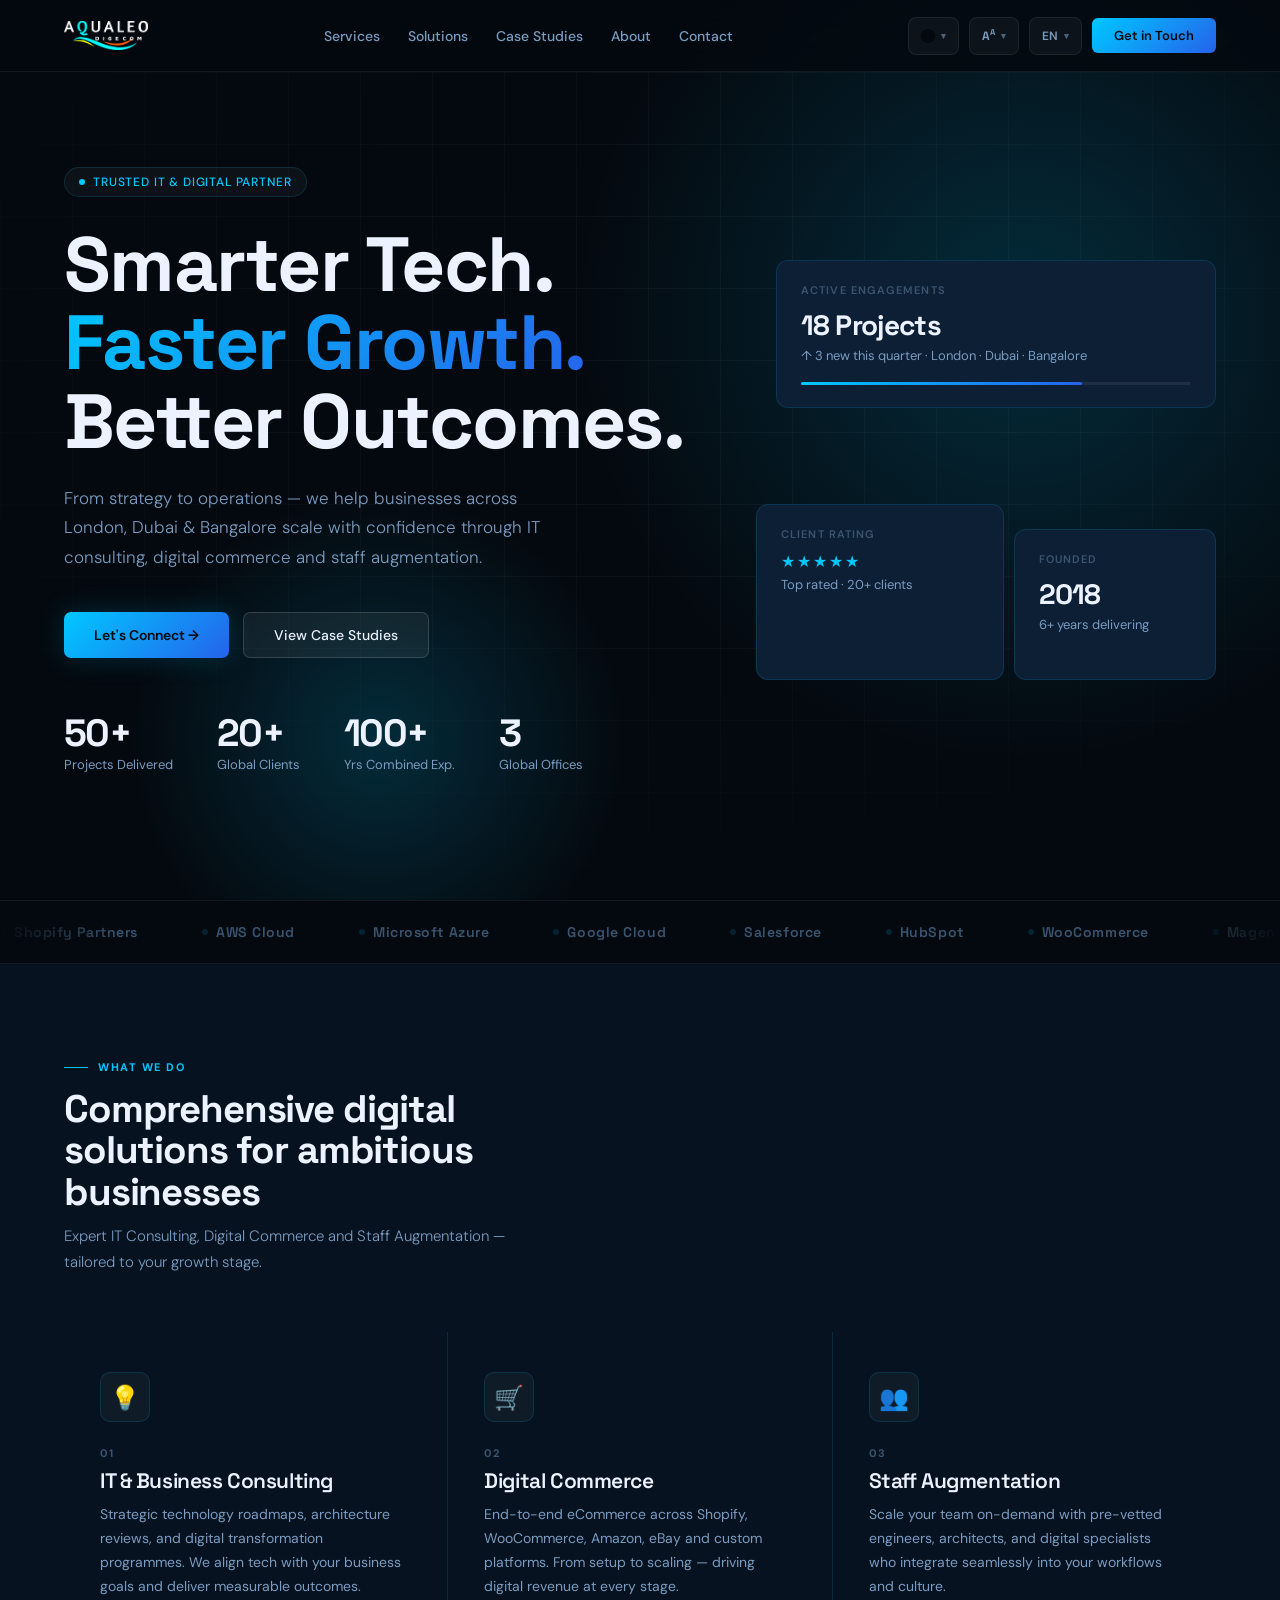
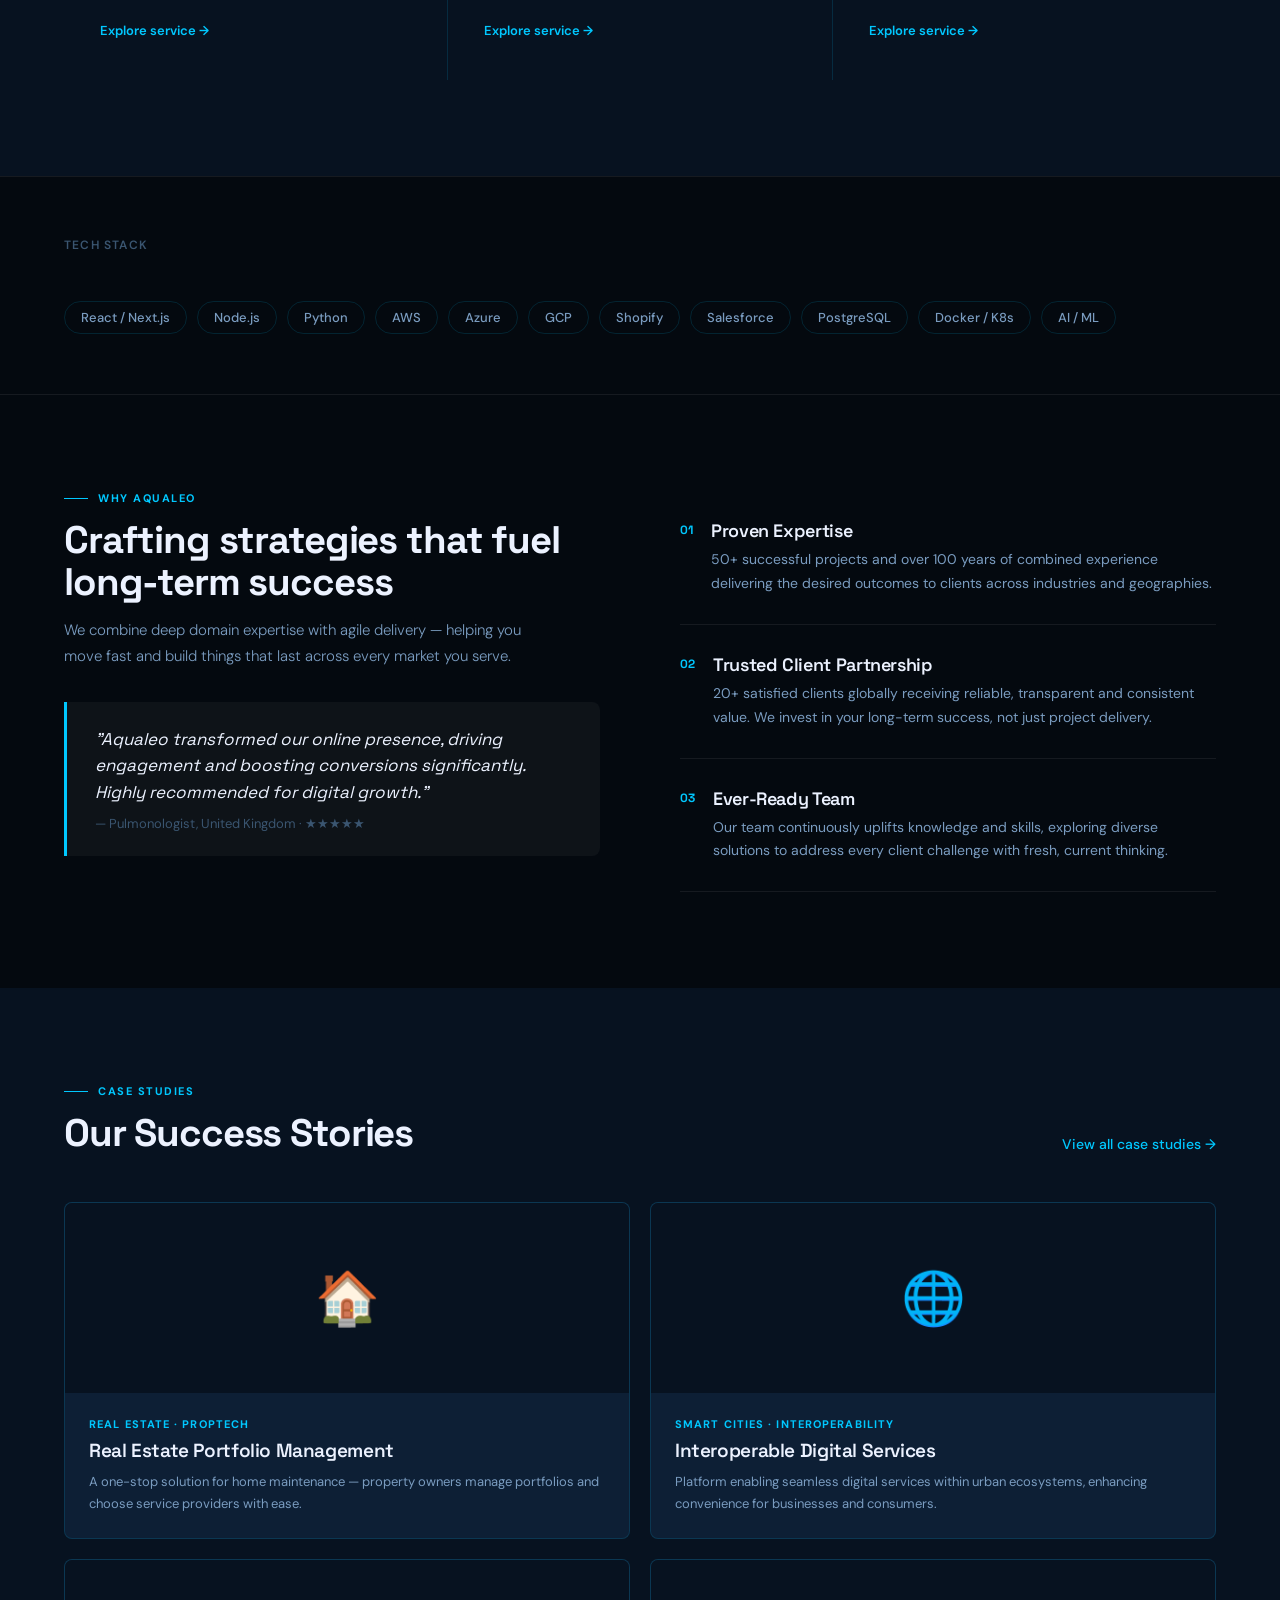
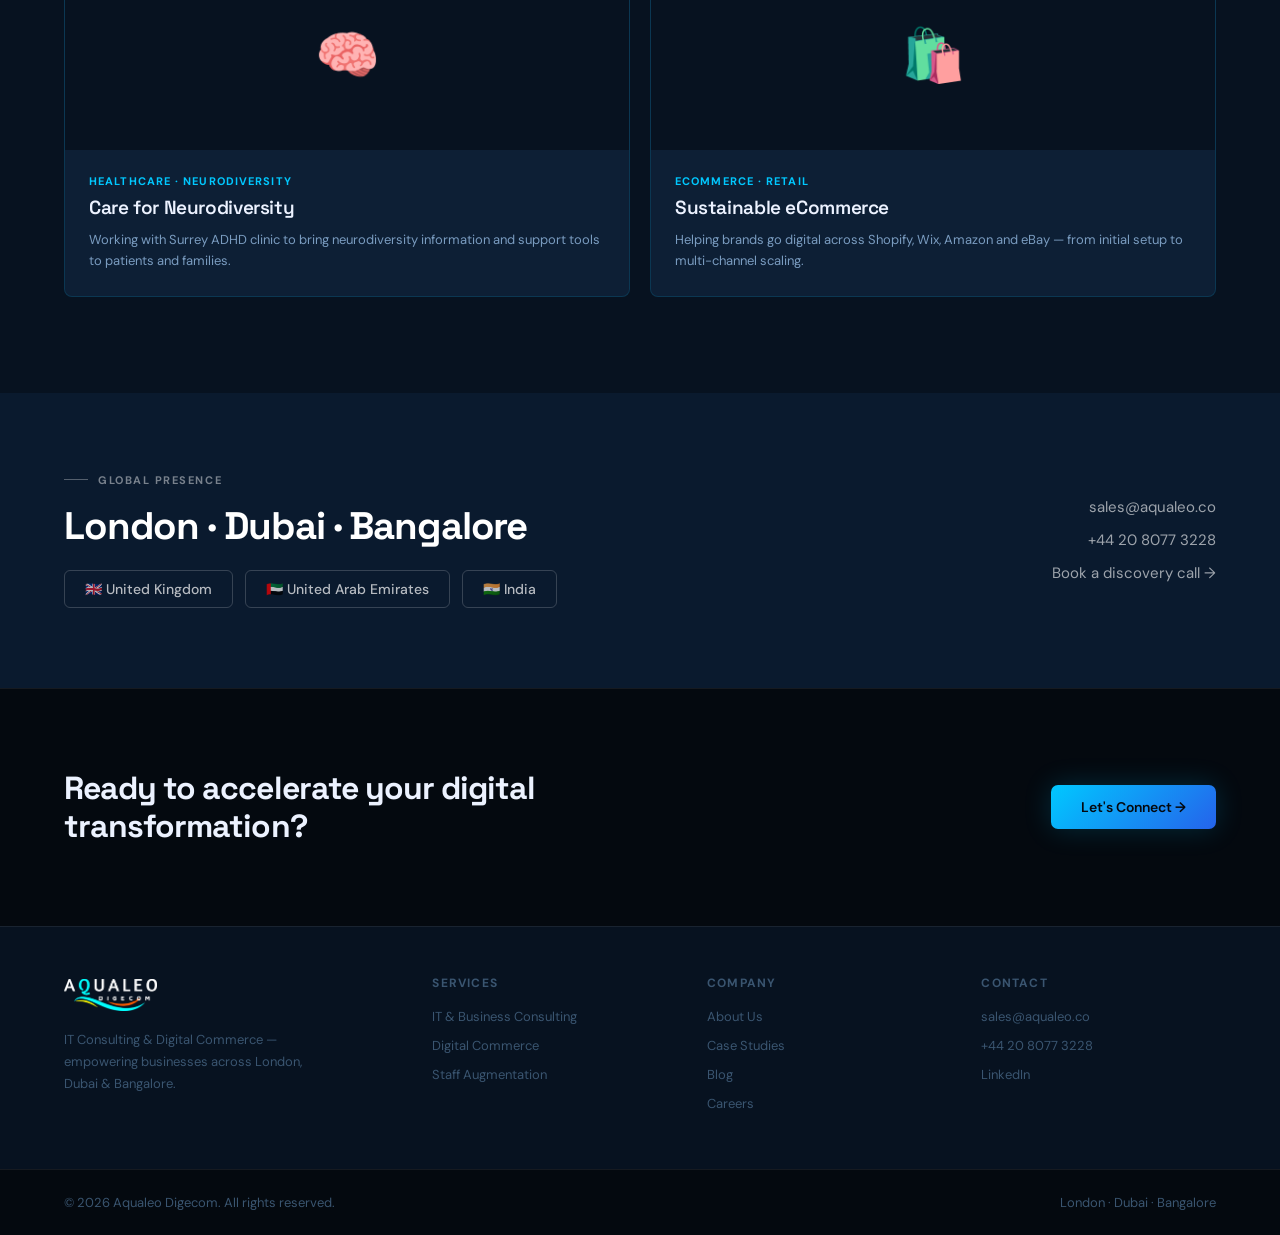
<file: project/index.html>
<!DOCTYPE html>
<html lang="en" dir="ltr">
<head>
<meta charset="UTF-8">
<meta name="viewport" content="width=device-width, initial-scale=1.0">
<title>Aqualeo Digecom — IT Consulting & Digital Commerce</title>
<link rel="icon" type="image/avif" href="assets/favicon.avif">
<link rel="preconnect" href="https://fonts.googleapis.com">
<link href="https://fonts.googleapis.com/css2?family=Space+Grotesk:wght@300;400;500;600;700&family=DM+Sans:wght@300;400;500;600;700&family=Syne:wght@400;600;700;800&family=Manrope:wght@300;400;500;600;700&family=Noto+Sans+Arabic:wght@300;400;500;600;700&family=Noto+Kufi+Arabic:wght@400;600;700&display=swap" rel="stylesheet">
<style>
*,*::before,*::after{box-sizing:border-box;margin:0;padding:0}
html{scroll-behavior:smooth}
a{text-decoration:none;color:inherit}
button{cursor:pointer;font-family:inherit}
img{max-width:100%;display:block}

/* ══════════ THEME TOKENS ══════════ */

/* DARK (default) */
body.theme-dark{
  --bg:#04090F;--bg2:#071220;--bg3:#0A1A2E;
  --surface:#0D1F35;--surface2:rgba(255,255,255,.04);
  --fg:#ECF2FF;--fg2:#7A9CC0;--fg3:#3A5570;
  --accent:#00C8FF;--accent2:#2563EB;
  --glow:rgba(0,200,255,.18);
  --border:rgba(0,200,255,.14);--border2:rgba(255,255,255,.07);
  --nav:rgba(4,9,15,.82);
  --btn:linear-gradient(135deg,#00C8FF 0%,#2563EB 100%);--btn-fg:#04090F;
  --btn2-bg:rgba(255,255,255,.06);--btn2-fg:#ECF2FF;--btn2-border:rgba(255,255,255,.14);
  --logo:url(assets/logo-dark.avif);
  --grid-line:rgba(255,255,255,.04);
}

/* LIGHT */
body.theme-light{
  --bg:#FFFFFF;--bg2:#F4F7FB;--bg3:#0A1A2E;
  --surface:#FFFFFF;--surface2:rgba(0,0,0,.03);
  --fg:#0A1A2E;--fg2:#475569;--fg3:#94A3B8;
  --accent:#0EA5E9;--accent2:#1E40AF;
  --glow:rgba(14,165,233,.12);
  --border:rgba(14,165,233,.18);--border2:#E5EAF0;
  --nav:rgba(255,255,255,.85);
  --btn:linear-gradient(135deg,#0EA5E9 0%,#1E40AF 100%);--btn-fg:#FFFFFF;
  --btn2-bg:transparent;--btn2-fg:#0A1A2E;--btn2-border:#CBD5E1;
  --logo:url(assets/logo-dark.png);
  --grid-line:rgba(0,0,0,.04);
}

/* EARTHY */
body.theme-earth{
  --bg:#F4EDE0;--bg2:#E8DDC8;--bg3:#3A2F22;
  --surface:#FFF8EC;--surface2:rgba(58,47,34,.04);
  --fg:#2A2118;--fg2:#6B5944;--fg3:#A89377;
  --accent:#C2410C;--accent2:#7C2D12;
  --glow:rgba(194,65,12,.12);
  --border:rgba(194,65,12,.2);--border2:#D6C9B0;
  --nav:rgba(244,237,224,.88);
  --btn:linear-gradient(135deg,#C2410C 0%,#7C2D12 100%);--btn-fg:#FFF8EC;
  --btn2-bg:transparent;--btn2-fg:#2A2118;--btn2-border:#A89377;
  --logo:url(assets/logo-dark.png);
  --grid-line:rgba(58,47,34,.05);
}

/* ══════════ FONT SIZE SCALE ══════════ */
body.fs-1{--scale:0.875;}
body.fs-2{--scale:1;}
body.fs-3{--scale:1.125;}
body.fs-4{--scale:1.25;}

body{
  background:var(--bg);color:var(--fg);
  font-family:'DM Sans',sans-serif;
  overflow-x:hidden;
  font-size:calc(16px * var(--scale));
  transition:background .35s,color .35s;
}
body[dir="rtl"]{font-family:'Noto Sans Arabic','DM Sans',sans-serif;}
body[dir="rtl"] .display{font-family:'Noto Kufi Arabic','Space Grotesk',sans-serif;}

.display{font-family:'Space Grotesk',sans-serif;letter-spacing:-.02em;}

/* ══════════ NAV ══════════ */
nav{
  position:fixed;inset:0 0 auto 0;z-index:200;
  height:calc(72px * var(--scale));padding:0 clamp(20px,5vw,80px);
  background:var(--nav);backdrop-filter:blur(20px);-webkit-backdrop-filter:blur(20px);
  border-bottom:1px solid var(--border2);
  display:flex;align-items:center;justify-content:space-between;gap:24px;
}
.nav-logo{
  height:calc(36px * var(--scale));width:auto;
  background:var(--logo) center/contain no-repeat;
  aspect-ratio:808/346;
  flex-shrink:0;
}
.nav-links{display:flex;gap:calc(28px * var(--scale));align-items:center;}
.nav-links a{
  font-size:calc(14px * var(--scale));font-weight:500;color:var(--fg2);
  transition:color .2s;position:relative;
}
.nav-links a::after{
  content:'';position:absolute;inset:auto 0 -4px 0;height:1px;
  background:var(--accent);transform:scaleX(0);
  transition:transform .2s;transform-origin:left;
}
.nav-links a:hover{color:var(--fg);}
.nav-links a:hover::after{transform:scaleX(1);}
.nav-right{display:flex;align-items:center;gap:10px;}
.nav-icon-btn{
  width:calc(38px * var(--scale));height:calc(38px * var(--scale));
  border-radius:8px;border:1px solid var(--border2);
  background:var(--surface2);color:var(--fg2);
  display:flex;align-items:center;justify-content:center;
  font-size:calc(13px * var(--scale));font-weight:600;
  transition:all .15s;
}
.nav-icon-btn:hover{border-color:var(--accent);color:var(--accent);}
.nav-btn{
  padding:calc(9px * var(--scale)) calc(22px * var(--scale));
  border-radius:6px;border:none;
  background:var(--btn);color:var(--btn-fg);
  font-size:calc(13px * var(--scale));font-weight:600;
  transition:opacity .2s,transform .15s;
}
.nav-btn:hover{opacity:.88;transform:translateY(-1px);}

/* ══════════ HERO ══════════ */
.hero{
  min-height:100svh;
  padding:calc(120px * var(--scale)) clamp(20px,5vw,80px) calc(80px * var(--scale));
  display:flex;align-items:center;position:relative;overflow:hidden;
}
.hero::before{
  content:'';position:absolute;inset:0;
  background-image:
    linear-gradient(var(--grid-line) 1px,transparent 1px),
    linear-gradient(90deg,var(--grid-line) 1px,transparent 1px);
  background-size:72px 72px;
  mask-image:radial-gradient(ellipse 90% 80% at 55% 40%,black 20%,transparent 80%);
  pointer-events:none;
}
.hero-orb{
  position:absolute;border-radius:50%;pointer-events:none;
  background:radial-gradient(circle,var(--glow) 0%,transparent 70%);
}
.hero-orb.o1{width:900px;height:900px;top:-15%;right:-15%;}
.hero-orb.o2{width:500px;height:500px;bottom:-10%;left:10%;}
body[dir="rtl"] .hero-orb.o1{right:auto;left:-15%;}
body[dir="rtl"] .hero-orb.o2{left:auto;right:10%;}

.hero-inner{
  position:relative;z-index:2;width:100%;
  display:grid;grid-template-columns:1fr 460px;gap:60px;align-items:center;
}
.hero-badge{
  display:inline-flex;align-items:center;gap:8px;
  padding:6px 14px;border-radius:100px;
  background:var(--surface2);border:1px solid var(--border);
  font-size:calc(12px * var(--scale));font-weight:500;color:var(--accent);
  letter-spacing:.07em;text-transform:uppercase;margin-bottom:28px;
}
.hero-badge-dot{
  width:6px;height:6px;border-radius:50%;background:var(--accent);
  animation:blink 2s ease-in-out infinite;
}
@keyframes blink{0%,100%{opacity:1;}50%{opacity:.3;}}
.hero h1{
  font-size:calc(clamp(48px,6vw,84px) * var(--scale));
  font-weight:700;line-height:1.02;margin-bottom:24px;
}
.hero h1 .hi{
  background:linear-gradient(135deg,var(--accent),var(--accent2));
  -webkit-background-clip:text;-webkit-text-fill-color:transparent;
}
.hero-sub{
  font-size:calc(17px * var(--scale));color:var(--fg2);
  line-height:1.72;max-width:520px;margin-bottom:40px;font-weight:300;
}
.hero-actions{display:flex;gap:14px;flex-wrap:wrap;margin-bottom:56px;}
.btn-primary{
  padding:calc(13px * var(--scale)) calc(30px * var(--scale));
  border-radius:7px;border:none;
  background:var(--btn);color:var(--btn-fg);
  font-size:calc(14px * var(--scale));font-weight:600;
  box-shadow:0 0 28px var(--glow);
  transition:transform .2s,box-shadow .2s,opacity .2s;
}
.btn-primary:hover{transform:translateY(-2px);box-shadow:0 4px 36px var(--glow);}
.btn-secondary{
  padding:calc(13px * var(--scale)) calc(30px * var(--scale));
  border-radius:7px;border:1px solid var(--btn2-border);
  background:var(--btn2-bg);color:var(--btn2-fg);
  font-size:calc(14px * var(--scale));font-weight:500;
  transition:border-color .2s,background .2s;
}
.btn-secondary:hover{border-color:var(--accent);background:var(--surface2);}
.hero-stats{display:flex;gap:44px;flex-wrap:wrap;}
.stat-num{
  font-family:'Space Grotesk',sans-serif;
  font-size:calc(38px * var(--scale));font-weight:700;
  letter-spacing:-.04em;line-height:1;color:var(--fg);
}
.stat-label{font-size:calc(13px * var(--scale));color:var(--fg2);margin-top:4px;}

.hero-right{position:relative;height:calc(420px * var(--scale));}
.hcard{
  position:absolute;background:var(--surface);
  border:1px solid var(--border);border-radius:12px;
  padding:22px 24px;transition:transform .3s ease;
}
.hcard:hover{transform:translateY(-4px);}
.hcard.c1{top:0;left:20px;right:0;}
.hcard.c2{bottom:0;left:0;width:54%;top:58%;}
.hcard.c3{bottom:0;right:0;width:44%;top:64%;}
.hcard-eyebrow{font-size:calc(11px * var(--scale));font-weight:600;letter-spacing:.1em;text-transform:uppercase;color:var(--fg3);margin-bottom:10px;}
.hcard-big{font-family:'Space Grotesk',sans-serif;font-size:calc(28px * var(--scale));font-weight:700;letter-spacing:-.03em;color:var(--fg);}
.hcard-sub{font-size:calc(13px * var(--scale));color:var(--fg2);margin-top:4px;}
.hcard-bar{height:3px;background:var(--border2);margin-top:18px;border-radius:2px;}
.hcard-fill{height:3px;background:linear-gradient(90deg,var(--accent),var(--accent2));width:72%;border-radius:2px;}
.hcard-stars{color:var(--accent);font-size:calc(16px * var(--scale));letter-spacing:2px;margin-top:4px;}

/* ══════════ MARQUEE ══════════ */
.marquee-wrap{
  padding:22px 0;border-top:1px solid var(--border2);border-bottom:1px solid var(--border2);
  overflow:hidden;position:relative;background:var(--bg);
}
.marquee-wrap::before,.marquee-wrap::after{
  content:'';position:absolute;top:0;bottom:0;width:120px;z-index:2;pointer-events:none;
}
.marquee-wrap::before{left:0;background:linear-gradient(to right,var(--bg),transparent);}
.marquee-wrap::after{right:0;background:linear-gradient(to left,var(--bg),transparent);}
.marquee-track{display:flex;gap:64px;width:max-content;animation:marquee 28s linear infinite;}
@keyframes marquee{from{transform:translateX(0);}to{transform:translateX(-50%);}}
.marquee-track:hover{animation-play-state:paused;}
.mlogo{
  font-family:'Space Grotesk',sans-serif;
  font-size:calc(14px * var(--scale));font-weight:600;
  letter-spacing:.04em;color:var(--fg3);white-space:nowrap;
  display:flex;align-items:center;gap:8px;transition:color .2s;
}
.mlogo:hover{color:var(--fg2);}
.mlogo-dot{width:6px;height:6px;border-radius:50%;background:var(--border);}

/* ══════════ SECTIONS ══════════ */
.section{padding:calc(96px * var(--scale)) clamp(20px,5vw,80px);}
.section.alt{background:var(--bg2);}
.sec-header{margin-bottom:calc(56px * var(--scale));}
.sec-eyebrow{
  font-size:calc(11px * var(--scale));font-weight:700;
  letter-spacing:.14em;text-transform:uppercase;color:var(--accent);
  display:flex;align-items:center;gap:10px;margin-bottom:14px;
}
.sec-eyebrow::before{content:'';width:24px;height:1px;background:var(--accent);}
.sec-title{
  font-family:'Space Grotesk',sans-serif;
  font-size:calc(clamp(30px,3vw,46px) * var(--scale));
  font-weight:700;line-height:1.08;letter-spacing:-.03em;max-width:560px;color:var(--fg);
}
.sec-sub{
  font-size:calc(15px * var(--scale));color:var(--fg2);
  max-width:480px;line-height:1.72;margin-top:12px;font-weight:300;
}

/* SERVICES */
.svc-grid{display:grid;grid-template-columns:repeat(3,1fr);gap:1px;background:var(--border);}
.svc{
  background:var(--bg);padding:calc(40px * var(--scale)) calc(36px * var(--scale));
  position:relative;overflow:hidden;cursor:pointer;transition:background .2s;
}
.section.alt .svc{background:var(--bg2);}
.svc:hover{background:var(--surface);}
.svc-top-line{
  position:absolute;top:0;left:0;right:0;height:2px;
  background:linear-gradient(90deg,var(--accent),var(--accent2));
  transform:scaleX(0);transition:transform .3s;transform-origin:left;
}
.svc:hover .svc-top-line{transform:scaleX(1);}
.svc-icon-wrap{
  width:calc(50px * var(--scale));height:calc(50px * var(--scale));
  border-radius:10px;background:var(--surface2);
  border:1px solid var(--border);
  display:flex;align-items:center;justify-content:center;
  font-size:calc(24px * var(--scale));margin-bottom:24px;
  transition:transform .25s;
}
.svc:hover .svc-icon-wrap{transform:scale(1.06);}
.svc-n{font-size:calc(11px * var(--scale));font-weight:700;color:var(--fg3);letter-spacing:.1em;margin-bottom:8px;}
.svc-name{
  font-family:'Space Grotesk',sans-serif;
  font-size:calc(21px * var(--scale));font-weight:600;
  line-height:1.2;margin-bottom:10px;letter-spacing:-.02em;color:var(--fg);
}
.svc-desc{font-size:calc(14px * var(--scale));color:var(--fg2);line-height:1.7;}
.svc-link{
  display:inline-flex;align-items:center;gap:6px;
  margin-top:24px;font-size:calc(13px * var(--scale));font-weight:600;color:var(--accent);
  transition:gap .2s;
}
.svc:hover .svc-link{gap:10px;}

/* TECH PILLS */
.tech{
  padding:calc(60px * var(--scale)) clamp(20px,5vw,80px);
  border-top:1px solid var(--border2);border-bottom:1px solid var(--border2);
}
.tech-inner{display:flex;align-items:center;gap:48px;flex-wrap:wrap;}
.tech-label{
  font-size:calc(12px * var(--scale));font-weight:600;letter-spacing:.1em;
  text-transform:uppercase;color:var(--fg3);min-width:120px;
}
.tech-pills{display:flex;flex-wrap:wrap;gap:10px;}
.tech-pill{
  padding:7px 16px;border-radius:100px;border:1px solid var(--border);
  font-size:calc(13px * var(--scale));font-weight:500;color:var(--fg2);
  transition:border-color .2s,color .2s;
}
.tech-pill:hover{border-color:var(--accent);color:var(--accent);}

/* WHY */
.why-grid{display:grid;grid-template-columns:1fr 1fr;gap:80px;align-items:start;}
.why-quote-box{
  margin-top:32px;padding:24px 28px;
  border-left:3px solid var(--accent);background:var(--surface2);
  border-radius:0 8px 8px 0;
}
body[dir="rtl"] .why-quote-box{border-left:none;border-right:3px solid var(--accent);border-radius:8px 0 0 8px;}
.why-quote-text{
  font-family:'Space Grotesk',sans-serif;
  font-size:calc(17px * var(--scale));font-style:italic;line-height:1.55;color:var(--fg);
}
.why-quote-attr{font-size:calc(13px * var(--scale));color:var(--fg3);margin-top:10px;}
.pillar{
  display:flex;gap:18px;align-items:flex-start;
  padding:calc(28px * var(--scale)) 0;border-bottom:1px solid var(--border2);
  transition:padding-left .2s;
}
.pillar:hover{padding-left:6px;}
body[dir="rtl"] .pillar:hover{padding-left:0;padding-right:6px;}
.pillar-num{font-family:'Space Grotesk',sans-serif;font-size:calc(12px * var(--scale));font-weight:700;color:var(--accent);flex-shrink:0;padding-top:3px;}
.pillar-title{font-family:'Space Grotesk',sans-serif;font-size:calc(18px * var(--scale));font-weight:600;margin-bottom:6px;letter-spacing:-.02em;color:var(--fg);}
.pillar-text{font-size:calc(14px * var(--scale));color:var(--fg2);line-height:1.7;}

/* CASES */
.cases-hdr{display:flex;justify-content:space-between;align-items:flex-end;margin-bottom:48px;flex-wrap:wrap;gap:16px;}
.cases-all{
  font-size:calc(14px * var(--scale));font-weight:500;color:var(--accent);
  display:flex;align-items:center;gap:6px;
  border-bottom:1px solid transparent;transition:border-color .2s;
}
.cases-all:hover{border-color:var(--accent);}
.cases-grid{display:grid;grid-template-columns:repeat(2,1fr);gap:20px;}
.case{
  background:var(--surface);overflow:hidden;cursor:pointer;
  transition:transform .25s;border:1px solid var(--border);border-radius:8px;
}
.case:hover{transform:translateY(-5px);}
.case-thumb{
  height:calc(190px * var(--scale));background:var(--bg2);
  display:flex;align-items:center;justify-content:center;
  font-size:calc(52px * var(--scale));position:relative;overflow:hidden;
}
.case-body{padding:24px;}
.case-tag{font-size:calc(11px * var(--scale));font-weight:700;letter-spacing:.1em;text-transform:uppercase;color:var(--accent);margin-bottom:8px;}
.case-title{font-family:'Space Grotesk',sans-serif;font-size:calc(19px * var(--scale));font-weight:600;line-height:1.3;margin-bottom:8px;letter-spacing:-.02em;color:var(--fg);}
.case-desc{font-size:calc(13px * var(--scale));color:var(--fg2);line-height:1.65;}

/* LOCATIONS */
.locations{
  padding:calc(80px * var(--scale)) clamp(20px,5vw,80px);background:var(--bg3);
  display:grid;grid-template-columns:1fr auto;gap:60px;align-items:center;
}
.locations *{color:rgba(255,255,255,.85);}
.locations .sec-eyebrow{color:rgba(255,255,255,.45);}
.locations .sec-eyebrow::before{background:rgba(255,255,255,.3);}
.loc-title{font-family:'Space Grotesk',sans-serif;font-size:calc(clamp(26px,3vw,40px) * var(--scale));font-weight:700;letter-spacing:-.03em;margin-bottom:20px;color:#fff;}
.loc-chips{display:flex;gap:12px;flex-wrap:wrap;}
.loc-chip{
  padding:9px 20px;border:1px solid rgba(255,255,255,.18);border-radius:6px;
  font-size:calc(14px * var(--scale));font-weight:500;color:rgba(255,255,255,.7);
  transition:border-color .2s,color .2s;
}
.loc-chip:hover{border-color:var(--accent);color:var(--accent);}
.loc-contact{text-align:right;}
body[dir="rtl"] .loc-contact{text-align:left;}
.loc-contact a{display:block;font-size:calc(15px * var(--scale));color:rgba(255,255,255,.6);line-height:2.2;transition:color .2s;}
.loc-contact a:hover{color:var(--accent);}

/* CTA BAND */
.cta-band{
  padding:calc(80px * var(--scale)) clamp(20px,5vw,80px);
  display:flex;align-items:center;justify-content:space-between;gap:32px;flex-wrap:wrap;
  border-top:1px solid var(--border2);
}
.cta-band-text{
  font-family:'Space Grotesk',sans-serif;
  font-size:calc(clamp(22px,2.5vw,34px) * var(--scale));font-weight:700;
  letter-spacing:-.03em;max-width:520px;line-height:1.2;color:var(--fg);
}

/* FOOTER */
footer{
  padding:48px clamp(20px,5vw,80px);background:var(--bg2);
  display:grid;grid-template-columns:1.4fr 1fr 1fr 1fr;gap:40px;
  border-top:1px solid var(--border2);
}
.foot-logo{
  height:calc(40px * var(--scale));width:auto;
  background:var(--logo) center/contain no-repeat;
  aspect-ratio:808/346;margin-bottom:14px;
}
body[dir="rtl"] .foot-logo{background-position:right center;}
.foot-tag{font-size:calc(13px * var(--scale));color:var(--fg3);line-height:1.7;max-width:240px;}
.foot-col-title{font-size:calc(12px * var(--scale));font-weight:700;letter-spacing:.1em;text-transform:uppercase;color:var(--fg3);margin-bottom:14px;}
.foot-links{list-style:none;}
.foot-links li{margin-bottom:8px;}
.foot-links a{font-size:calc(13px * var(--scale));color:var(--fg3);transition:color .2s;}
.foot-links a:hover{color:var(--accent);}
.foot-bottom{
  padding:24px clamp(20px,5vw,80px);background:var(--bg);
  border-top:1px solid var(--border2);
  display:flex;justify-content:space-between;align-items:center;flex-wrap:wrap;gap:12px;
}
.foot-copy{font-size:calc(13px * var(--scale));color:var(--fg3);}

/* ══════════ NAV DROPDOWNS ══════════ */
.nav-dd{position:relative;}
.nav-dd-btn{
  width:auto;min-width:calc(40px * var(--scale));height:calc(38px * var(--scale));
  padding:0 calc(12px * var(--scale));
  border-radius:8px;border:1px solid var(--border2);
  background:var(--surface2);color:var(--fg2);
  display:flex;align-items:center;gap:6px;
  font-size:calc(12px * var(--scale));font-weight:600;
  transition:all .15s;
}
.nav-dd-btn:hover{border-color:var(--accent);color:var(--accent);}
.nav-dd-btn .caret{font-size:9px;opacity:.6;}
.nav-dd-menu{
  position:absolute;top:calc(100% + 8px);right:0;
  background:var(--surface);border:1px solid var(--border);border-radius:10px;
  box-shadow:0 12px 40px rgba(0,0,0,.2);
  padding:6px;min-width:180px;z-index:300;
  display:none;
}
body[dir="rtl"] .nav-dd-menu{right:auto;left:0;}
.nav-dd.open .nav-dd-menu{display:block;}
.nav-dd-item{
  display:flex;align-items:center;gap:10px;width:100%;
  padding:9px 12px;border-radius:6px;border:none;background:transparent;
  font-size:calc(13px * var(--scale));font-weight:500;color:var(--fg2);
  text-align:left;transition:background .15s,color .15s;
}
body[dir="rtl"] .nav-dd-item{text-align:right;}
.nav-dd-item:hover{background:var(--surface2);color:var(--fg);}
.nav-dd-item.active{color:var(--accent);background:var(--surface2);}
.nav-dd-item .a11y-swatch{width:14px;height:14px;border-radius:50%;flex-shrink:0;border:1px solid rgba(0,0,0,.1);}
.nav-dd-item .check{margin-left:auto;color:var(--accent);}
body[dir="rtl"] .nav-dd-item .check{margin-left:0;margin-right:auto;}
.a11y-swatch{width:18px;height:18px;border-radius:50%;border:1px solid rgba(0,0,0,.1);}
.a11y-btn{
  padding:9px 8px;border-radius:8px;border:1px solid var(--border2);
  background:var(--surface2);color:var(--fg2);
  font-size:12px;font-weight:600;line-height:1.2;
  display:flex;flex-direction:column;align-items:center;gap:4px;
  transition:all .15s;
}
.a11y-btn:hover{border-color:var(--accent);color:var(--fg);}
.a11y-btn.active{background:var(--btn);color:var(--btn-fg);border-color:transparent;}
.a11y-swatch{width:18px;height:18px;border-radius:50%;border:1px solid rgba(0,0,0,.1);}
.a11y-fs-num{font-family:'Space Grotesk',sans-serif;font-weight:700;}
.a11y-fs-1{font-size:11px;}
.a11y-fs-2{font-size:13px;}
.a11y-fs-3{font-size:15px;}
.a11y-fs-4{font-size:17px;}

/* fade-up */
.fade-up{opacity:0;transform:translateY(24px);transition:opacity .55s ease,transform .55s ease;}
.fade-up.visible{opacity:1;transform:translateY(0);}

@media (max-width:900px){
  .hero-inner{grid-template-columns:1fr;}
  .hero-right{display:none;}
  .nav-links{display:none;}
  .why-grid,.locations{grid-template-columns:1fr;gap:32px;}
  footer{grid-template-columns:1fr 1fr;}
  .svc-grid{grid-template-columns:1fr;}
  .cases-grid{grid-template-columns:1fr;}
}
</style>
</head>
<body class="theme-dark fs-2" dir="ltr">

<!-- NAV -->
<nav>
  <a href="#" class="nav-logo" aria-label="Aqualeo Digecom"></a>
  <div class="nav-links">
    <a href="services.html" data-i18n="nav_services">Services</a>
    <a href="solutions.html" data-i18n="nav_solutions">Solutions</a>
    <a href="case-studies.html" data-i18n="nav_cases">Case Studies</a>
    <a href="about.html" data-i18n="nav_about">About</a>
    <a href="contact.html" data-i18n="nav_contact">Contact</a>
  </div>
  <div class="nav-right">
    <div class="nav-dd" id="dd-theme">
      <button class="nav-dd-btn" aria-label="Theme">
        <span id="dd-theme-icon" class="a11y-swatch" style="width:14px;height:14px;background:#04090F"></span>
        <span class="caret">▾</span>
      </button>
      <div class="nav-dd-menu">
        <button class="nav-dd-item" data-theme="dark"><span class="a11y-swatch" style="background:#04090F"></span><span data-i18n="theme_dark">Dark</span></button>
        <button class="nav-dd-item" data-theme="light"><span class="a11y-swatch" style="background:#FFFFFF;border-color:#CBD5E1"></span><span data-i18n="theme_light">Light</span></button>
        <button class="nav-dd-item" data-theme="earth"><span class="a11y-swatch" style="background:#C2410C"></span><span data-i18n="theme_earth">Earthy</span></button>
      </div>
    </div>
    <div class="nav-dd" id="dd-fs">
      <button class="nav-dd-btn" aria-label="Font Size">
        <span style="font-family:'Space Grotesk',sans-serif;font-weight:700;">A<sup style="font-size:.7em">A</sup></span>
        <span class="caret">▾</span>
      </button>
      <div class="nav-dd-menu">
        <button class="nav-dd-item" data-fs="1"><span style="font-size:11px;font-weight:700;">A</span><span>Small</span></button>
        <button class="nav-dd-item" data-fs="2"><span style="font-size:13px;font-weight:700;">A</span><span>Medium</span></button>
        <button class="nav-dd-item" data-fs="3"><span style="font-size:15px;font-weight:700;">A</span><span>Large</span></button>
        <button class="nav-dd-item" data-fs="4"><span style="font-size:17px;font-weight:700;">A</span><span>Extra Large</span></button>
      </div>
    </div>
    <div class="nav-dd" id="dd-lang">
      <button class="nav-dd-btn" aria-label="Language">
        <span id="dd-lang-label">EN</span>
        <span class="caret">▾</span>
      </button>
      <div class="nav-dd-menu">
        <button class="nav-dd-item" data-lang="en">🇬🇧 English</button>
        <button class="nav-dd-item" data-lang="ar">🇸🇦 العربية</button>
        <button class="nav-dd-item" data-lang="fr">🇫🇷 Français</button>
        <button class="nav-dd-item" data-lang="es">🇪🇸 Español</button>
      </div>
    </div>
    <button class="nav-btn" data-i18n="nav_cta">Get in Touch</button>
  </div>
</nav>

<!-- HERO -->
<section class="hero">
  <div class="hero-orb o1"></div>
  <div class="hero-orb o2"></div>
  <div class="hero-inner">
    <div>
      <div class="hero-badge"><span class="hero-badge-dot"></span><span data-i18n="hero_badge">Trusted IT &amp; Digital Partner</span></div>
      <h1 class="display"><span data-i18n="hero_h1_a">Smarter Tech.</span><br><span class="hi" data-i18n="hero_h1_b">Faster Growth.</span><br><span data-i18n="hero_h1_c">Better Outcomes.</span></h1>
      <p class="hero-sub" data-i18n="hero_sub">From strategy to operations — we help businesses across London, Dubai &amp; Bangalore scale with confidence through IT consulting, digital commerce and staff augmentation.</p>
      <div class="hero-actions">
        <button class="btn-primary" data-i18n="hero_cta_main">Let's Connect →</button>
        <button class="btn-secondary" data-i18n="hero_cta_sec">View Case Studies</button>
      </div>
      <div class="hero-stats">
        <div><div class="stat-num">50+</div><div class="stat-label" data-i18n="stat_projects">Projects Delivered</div></div>
        <div><div class="stat-num">20+</div><div class="stat-label" data-i18n="stat_clients">Global Clients</div></div>
        <div><div class="stat-num">100+</div><div class="stat-label" data-i18n="stat_years">Yrs Combined Exp.</div></div>
        <div><div class="stat-num">3</div><div class="stat-label" data-i18n="stat_offices">Global Offices</div></div>
      </div>
    </div>
    <div class="hero-right">
      <div class="hcard c1">
        <div class="hcard-eyebrow" data-i18n="hcard1_eyebrow">Active Engagements</div>
        <div class="hcard-big" data-i18n="hcard1_big">18 Projects</div>
        <div class="hcard-sub" data-i18n="hcard1_sub">↑ 3 new this quarter · London · Dubai · Bangalore</div>
        <div class="hcard-bar"><div class="hcard-fill"></div></div>
      </div>
      <div class="hcard c2">
        <div class="hcard-eyebrow" data-i18n="hcard2_eyebrow">Client Rating</div>
        <div class="hcard-stars">★★★★★</div>
        <div class="hcard-sub" data-i18n="hcard2_sub">Top rated · 20+ clients</div>
      </div>
      <div class="hcard c3">
        <div class="hcard-eyebrow" data-i18n="hcard3_eyebrow">Founded</div>
        <div class="hcard-big">2018</div>
        <div class="hcard-sub" data-i18n="hcard3_sub">6+ years delivering</div>
      </div>
    </div>
  </div>
</section>

<!-- MARQUEE -->
<div class="marquee-wrap">
  <div class="marquee-track">
    <span class="mlogo"><span class="mlogo-dot"></span>Shopify Partners</span>
    <span class="mlogo"><span class="mlogo-dot"></span>AWS Cloud</span>
    <span class="mlogo"><span class="mlogo-dot"></span>Microsoft Azure</span>
    <span class="mlogo"><span class="mlogo-dot"></span>Google Cloud</span>
    <span class="mlogo"><span class="mlogo-dot"></span>Salesforce</span>
    <span class="mlogo"><span class="mlogo-dot"></span>HubSpot</span>
    <span class="mlogo"><span class="mlogo-dot"></span>WooCommerce</span>
    <span class="mlogo"><span class="mlogo-dot"></span>Magento</span>
    <span class="mlogo"><span class="mlogo-dot"></span>Stripe</span>
    <span class="mlogo"><span class="mlogo-dot"></span>Surrey ADHD Clinic</span>
    <span class="mlogo"><span class="mlogo-dot"></span>Shopify Partners</span>
    <span class="mlogo"><span class="mlogo-dot"></span>AWS Cloud</span>
    <span class="mlogo"><span class="mlogo-dot"></span>Microsoft Azure</span>
    <span class="mlogo"><span class="mlogo-dot"></span>Google Cloud</span>
    <span class="mlogo"><span class="mlogo-dot"></span>Salesforce</span>
    <span class="mlogo"><span class="mlogo-dot"></span>HubSpot</span>
    <span class="mlogo"><span class="mlogo-dot"></span>WooCommerce</span>
    <span class="mlogo"><span class="mlogo-dot"></span>Magento</span>
    <span class="mlogo"><span class="mlogo-dot"></span>Stripe</span>
    <span class="mlogo"><span class="mlogo-dot"></span>Surrey ADHD Clinic</span>
  </div>
</div>

<!-- SERVICES -->
<section class="section alt fade-up">
  <div class="sec-header">
    <div class="sec-eyebrow" data-i18n="svc_eyebrow">What We Do</div>
    <div class="sec-title display" data-i18n="svc_title">Comprehensive digital solutions for ambitious businesses</div>
    <div class="sec-sub" data-i18n="svc_sub">Expert IT Consulting, Digital Commerce and Staff Augmentation — tailored to your growth stage.</div>
  </div>
  <div class="svc-grid">
    <div class="svc">
      <div class="svc-top-line"></div>
      <div class="svc-icon-wrap">💡</div>
      <div class="svc-n">01</div>
      <div class="svc-name display" data-i18n="svc1_name">IT &amp; Business Consulting</div>
      <div class="svc-desc" data-i18n="svc1_desc">Strategic technology roadmaps, architecture reviews, and digital transformation programmes. We align tech with your business goals and deliver measurable outcomes.</div>
      <div class="svc-link" data-i18n="svc_link">Explore service →</div>
    </div>
    <div class="svc">
      <div class="svc-top-line"></div>
      <div class="svc-icon-wrap">🛒</div>
      <div class="svc-n">02</div>
      <div class="svc-name display" data-i18n="svc2_name">Digital Commerce</div>
      <div class="svc-desc" data-i18n="svc2_desc">End-to-end eCommerce across Shopify, WooCommerce, Amazon, eBay and custom platforms. From setup to scaling — driving digital revenue at every stage.</div>
      <div class="svc-link" data-i18n="svc_link">Explore service →</div>
    </div>
    <div class="svc">
      <div class="svc-top-line"></div>
      <div class="svc-icon-wrap">👥</div>
      <div class="svc-n">03</div>
      <div class="svc-name display" data-i18n="svc3_name">Staff Augmentation</div>
      <div class="svc-desc" data-i18n="svc3_desc">Scale your team on-demand with pre-vetted engineers, architects, and digital specialists who integrate seamlessly into your workflows and culture.</div>
      <div class="svc-link" data-i18n="svc_link">Explore service →</div>
    </div>
  </div>
</section>

<!-- TECH -->
<div class="tech fade-up">
  <div class="tech-inner">
    <div class="tech-label" data-i18n="tech_label">Tech Stack</div>
    <div class="tech-pills">
      <div class="tech-pill">React / Next.js</div>
      <div class="tech-pill">Node.js</div>
      <div class="tech-pill">Python</div>
      <div class="tech-pill">AWS</div>
      <div class="tech-pill">Azure</div>
      <div class="tech-pill">GCP</div>
      <div class="tech-pill">Shopify</div>
      <div class="tech-pill">Salesforce</div>
      <div class="tech-pill">PostgreSQL</div>
      <div class="tech-pill">Docker / K8s</div>
      <div class="tech-pill">AI / ML</div>
    </div>
  </div>
</div>

<!-- WHY -->
<section class="section fade-up">
  <div class="why-grid">
    <div>
      <div class="sec-eyebrow" data-i18n="why_eyebrow">Why Aqualeo</div>
      <div class="sec-title display" data-i18n="why_title">Crafting strategies that fuel long-term success</div>
      <div class="sec-sub" style="margin-top:16px;" data-i18n="why_sub">We combine deep domain expertise with agile delivery — helping you move fast and build things that last across every market you serve.</div>
      <div class="why-quote-box">
        <div class="why-quote-text" data-i18n="why_quote">"Aqualeo transformed our online presence, driving engagement and boosting conversions significantly. Highly recommended for digital growth."</div>
        <div class="why-quote-attr" data-i18n="why_quote_attr">— Pulmonologist, United Kingdom · ★★★★★</div>
      </div>
    </div>
    <div>
      <div class="pillar">
        <div class="pillar-num">01</div>
        <div>
          <div class="pillar-title display" data-i18n="pillar1_title">Proven Expertise</div>
          <div class="pillar-text" data-i18n="pillar1_text">50+ successful projects and over 100 years of combined experience delivering the desired outcomes to clients across industries and geographies.</div>
        </div>
      </div>
      <div class="pillar">
        <div class="pillar-num">02</div>
        <div>
          <div class="pillar-title display" data-i18n="pillar2_title">Trusted Client Partnership</div>
          <div class="pillar-text" data-i18n="pillar2_text">20+ satisfied clients globally receiving reliable, transparent and consistent value. We invest in your long-term success, not just project delivery.</div>
        </div>
      </div>
      <div class="pillar">
        <div class="pillar-num">03</div>
        <div>
          <div class="pillar-title display" data-i18n="pillar3_title">Ever-Ready Team</div>
          <div class="pillar-text" data-i18n="pillar3_text">Our team continuously uplifts knowledge and skills, exploring diverse solutions to address every client challenge with fresh, current thinking.</div>
        </div>
      </div>
    </div>
  </div>
</section>

<!-- CASES -->
<section class="section alt fade-up">
  <div class="cases-hdr">
    <div>
      <div class="sec-eyebrow" data-i18n="cases_eyebrow">Case Studies</div>
      <div class="sec-title display" data-i18n="cases_title">Our Success Stories</div>
    </div>
    <a class="cases-all" data-i18n="cases_all">View all case studies →</a>
  </div>
  <div class="cases-grid">
    <div class="case">
      <div class="case-thumb">🏠</div>
      <div class="case-body">
        <div class="case-tag" data-i18n="case1_tag">Real Estate · PropTech</div>
        <div class="case-title display" data-i18n="case1_title">Real Estate Portfolio Management</div>
        <div class="case-desc" data-i18n="case1_desc">A one-stop solution for home maintenance — property owners manage portfolios and choose service providers with ease.</div>
      </div>
    </div>
    <div class="case">
      <div class="case-thumb">🌐</div>
      <div class="case-body">
        <div class="case-tag" data-i18n="case2_tag">Smart Cities · Interoperability</div>
        <div class="case-title display" data-i18n="case2_title">Interoperable Digital Services</div>
        <div class="case-desc" data-i18n="case2_desc">Platform enabling seamless digital services within urban ecosystems, enhancing convenience for businesses and consumers.</div>
      </div>
    </div>
    <div class="case">
      <div class="case-thumb">🧠</div>
      <div class="case-body">
        <div class="case-tag" data-i18n="case3_tag">Healthcare · Neurodiversity</div>
        <div class="case-title display" data-i18n="case3_title">Care for Neurodiversity</div>
        <div class="case-desc" data-i18n="case3_desc">Working with Surrey ADHD clinic to bring neurodiversity information and support tools to patients and families.</div>
      </div>
    </div>
    <div class="case">
      <div class="case-thumb">🛍️</div>
      <div class="case-body">
        <div class="case-tag" data-i18n="case4_tag">eCommerce · Retail</div>
        <div class="case-title display" data-i18n="case4_title">Sustainable eCommerce</div>
        <div class="case-desc" data-i18n="case4_desc">Helping brands go digital across Shopify, Wix, Amazon and eBay — from initial setup to multi-channel scaling.</div>
      </div>
    </div>
  </div>
</section>

<!-- LOCATIONS -->
<section class="locations fade-up">
  <div>
    <div class="sec-eyebrow" data-i18n="loc_eyebrow">Global Presence</div>
    <div class="loc-title" data-i18n="loc_title">London · Dubai · Bangalore</div>
    <div class="loc-chips">
      <div class="loc-chip" data-i18n="loc_uk">🇬🇧 United Kingdom</div>
      <div class="loc-chip" data-i18n="loc_ae">🇦🇪 United Arab Emirates</div>
      <div class="loc-chip" data-i18n="loc_in">🇮🇳 India</div>
    </div>
  </div>
  <div class="loc-contact">
    <a href="mailto:sales@aqualeo.co">sales@aqualeo.co</a>
    <a href="tel:+442080773228">+44 20 8077 3228</a>
    <a href="#" data-i18n="loc_book">Book a discovery call →</a>
  </div>
</section>

<!-- CTA -->
<section class="cta-band fade-up">
  <div class="cta-band-text" data-i18n="cta_text">Ready to accelerate your digital transformation?</div>
  <button class="btn-primary" style="white-space:nowrap;" data-i18n="cta_btn">Let's Connect →</button>
</section>

<!-- FOOTER -->
<footer>
  <div>
    <div class="foot-logo"></div>
    <div class="foot-tag" data-i18n="foot_tag">IT Consulting &amp; Digital Commerce — empowering businesses across London, Dubai &amp; Bangalore.</div>
  </div>
  <div>
    <div class="foot-col-title" data-i18n="foot_services">Services</div>
    <ul class="foot-links">
      <li><a href="#" data-i18n="svc1_name">IT &amp; Business Consulting</a></li>
      <li><a href="#" data-i18n="svc2_name">Digital Commerce</a></li>
      <li><a href="#" data-i18n="svc3_name">Staff Augmentation</a></li>
    </ul>
  </div>
  <div>
    <div class="foot-col-title" data-i18n="foot_company">Company</div>
    <ul class="foot-links">
      <li><a href="#" data-i18n="foot_about">About Us</a></li>
      <li><a href="#" data-i18n="nav_cases">Case Studies</a></li>
      <li><a href="#" data-i18n="foot_blog">Blog</a></li>
      <li><a href="#" data-i18n="foot_careers">Careers</a></li>
    </ul>
  </div>
  <div>
    <div class="foot-col-title" data-i18n="foot_contact">Contact</div>
    <ul class="foot-links">
      <li><a href="mailto:sales@aqualeo.co">sales@aqualeo.co</a></li>
      <li><a href="tel:+442080773228">+44 20 8077 3228</a></li>
      <li><a href="#">LinkedIn</a></li>
    </ul>
  </div>
</footer>
<div class="foot-bottom">
  <div class="foot-copy" data-i18n="foot_copy">© 2026 Aqualeo Digecom. All rights reserved.</div>
  <div class="foot-copy">London · Dubai · Bangalore</div>
</div>



<script>
// ════════ TRANSLATIONS ════════
const I18N = {
  en: {
    nav_services:"Services", nav_solutions:"Solutions", nav_cases:"Case Studies",
    nav_about:"About", nav_contact:"Contact", nav_cta:"Get in Touch",
    hero_badge:"Trusted IT & Digital Partner",
    hero_h1_a:"Smarter Tech.", hero_h1_b:"Faster Growth.", hero_h1_c:"Better Outcomes.",
    hero_sub:"From strategy to operations — we help businesses across London, Dubai & Bangalore scale with confidence through IT consulting, digital commerce and staff augmentation.",
    hero_cta_main:"Let's Connect →", hero_cta_sec:"View Case Studies",
    stat_projects:"Projects Delivered", stat_clients:"Global Clients", stat_years:"Yrs Combined Exp.", stat_offices:"Global Offices",
    hcard1_eyebrow:"Active Engagements", hcard1_big:"18 Projects", hcard1_sub:"↑ 3 new this quarter · London · Dubai · Bangalore",
    hcard2_eyebrow:"Client Rating", hcard2_sub:"Top rated · 20+ clients",
    hcard3_eyebrow:"Founded", hcard3_sub:"6+ years delivering",
    svc_eyebrow:"What We Do", svc_title:"Comprehensive digital solutions for ambitious businesses",
    svc_sub:"Expert IT Consulting, Digital Commerce and Staff Augmentation — tailored to your growth stage.",
    svc1_name:"IT & Business Consulting",
    svc1_desc:"Strategic technology roadmaps, architecture reviews, and digital transformation programmes. We align tech with your business goals and deliver measurable outcomes.",
    svc2_name:"Digital Commerce",
    svc2_desc:"End-to-end eCommerce across Shopify, WooCommerce, Amazon, eBay and custom platforms. From setup to scaling — driving digital revenue at every stage.",
    svc3_name:"Staff Augmentation",
    svc3_desc:"Scale your team on-demand with pre-vetted engineers, architects, and digital specialists who integrate seamlessly into your workflows and culture.",
    svc_link:"Explore service →",
    tech_label:"Tech Stack",
    why_eyebrow:"Why Aqualeo", why_title:"Crafting strategies that fuel long-term success",
    why_sub:"We combine deep domain expertise with agile delivery — helping you move fast and build things that last across every market you serve.",
    why_quote:'"Aqualeo transformed our online presence, driving engagement and boosting conversions significantly. Highly recommended for digital growth."',
    why_quote_attr:"— Pulmonologist, United Kingdom · ★★★★★",
    pillar1_title:"Proven Expertise", pillar1_text:"50+ successful projects and over 100 years of combined experience delivering the desired outcomes to clients across industries and geographies.",
    pillar2_title:"Trusted Client Partnership", pillar2_text:"20+ satisfied clients globally receiving reliable, transparent and consistent value. We invest in your long-term success, not just project delivery.",
    pillar3_title:"Ever-Ready Team", pillar3_text:"Our team continuously uplifts knowledge and skills, exploring diverse solutions to address every client challenge with fresh, current thinking.",
    cases_eyebrow:"Case Studies", cases_title:"Our Success Stories", cases_all:"View all case studies →",
    case1_tag:"Real Estate · PropTech", case1_title:"Real Estate Portfolio Management", case1_desc:"A one-stop solution for home maintenance — property owners manage portfolios and choose service providers with ease.",
    case2_tag:"Smart Cities · Interoperability", case2_title:"Interoperable Digital Services", case2_desc:"Platform enabling seamless digital services within urban ecosystems, enhancing convenience for businesses and consumers.",
    case3_tag:"Healthcare · Neurodiversity", case3_title:"Care for Neurodiversity", case3_desc:"Working with Surrey ADHD clinic to bring neurodiversity information and support tools to patients and families.",
    case4_tag:"eCommerce · Retail", case4_title:"Sustainable eCommerce", case4_desc:"Helping brands go digital across Shopify, Wix, Amazon and eBay — from initial setup to multi-channel scaling.",
    loc_eyebrow:"Global Presence", loc_title:"London · Dubai · Bangalore",
    loc_uk:"🇬🇧 United Kingdom", loc_ae:"🇦🇪 United Arab Emirates", loc_in:"🇮🇳 India", loc_book:"Book a discovery call →",
    cta_text:"Ready to accelerate your digital transformation?", cta_btn:"Let's Connect →",
    foot_tag:"IT Consulting & Digital Commerce — empowering businesses across London, Dubai & Bangalore.",
    foot_services:"Services", foot_company:"Company", foot_contact:"Contact",
    foot_about:"About Us", foot_blog:"Blog", foot_careers:"Careers",
    foot_copy:"© 2026 Aqualeo Digecom. All rights reserved.",
    settings:"Settings", settings_sub:"Personalize theme, size & language",
    theme_label:"Theme", fs_label:"Font Size", lang_label:"Language",
    theme_dark:"Dark", theme_light:"Light", theme_earth:"Earthy"
  },
  ar: {
    nav_services:"الخدمات", nav_solutions:"الحلول", nav_cases:"دراسات الحالة",
    nav_about:"من نحن", nav_contact:"تواصل معنا", nav_cta:"تواصل معنا",
    hero_badge:"شريك موثوق لتقنية المعلومات والرقمية",
    hero_h1_a:"تقنية أذكى.", hero_h1_b:"نمو أسرع.", hero_h1_c:"نتائج أفضل.",
    hero_sub:"من الاستراتيجية إلى التنفيذ — نساعد الشركات في لندن ودبي وبنغالور على التوسع بثقة من خلال الاستشارات التقنية والتجارة الرقمية وتعزيز فرق العمل.",
    hero_cta_main:"← تواصل معنا", hero_cta_sec:"عرض دراسات الحالة",
    stat_projects:"مشروع منجز", stat_clients:"عميل عالمي", stat_years:"سنوات خبرة مشتركة", stat_offices:"مكاتب عالمية",
    hcard1_eyebrow:"مشاريع قيد التنفيذ", hcard1_big:"١٨ مشروعًا", hcard1_sub:"↑ ٣ جديدة هذا الربع · لندن · دبي · بنغالور",
    hcard2_eyebrow:"تقييم العملاء", hcard2_sub:"الأعلى تقييمًا · أكثر من ٢٠ عميلًا",
    hcard3_eyebrow:"تأسست عام", hcard3_sub:"أكثر من ٦ سنوات من التميز",
    svc_eyebrow:"ما نقدمه", svc_title:"حلول رقمية شاملة للشركات الطموحة",
    svc_sub:"استشارات تقنية متخصصة، تجارة رقمية، وتعزيز فرق العمل — مصممة لمرحلة نموك.",
    svc1_name:"استشارات تقنية وأعمال",
    svc1_desc:"خرائط طريق تقنية استراتيجية ومراجعات معمارية وبرامج تحول رقمي. نوائم التقنية مع أهداف عملك ونحقق نتائج قابلة للقياس.",
    svc2_name:"التجارة الرقمية",
    svc2_desc:"تجارة إلكترونية متكاملة عبر Shopify وWooCommerce وAmazon وeBay ومنصات مخصصة. من الإعداد إلى التوسع — نقود الإيرادات الرقمية في كل مرحلة.",
    svc3_name:"تعزيز فرق العمل",
    svc3_desc:"وسّع فريقك حسب الطلب بمهندسين ومعماريين ومتخصصين رقميين معتمدين يندمجون بسلاسة في سير العمل والثقافة.",
    svc_link:"← استكشف الخدمة",
    tech_label:"المنصات التقنية",
    why_eyebrow:"لماذا أكواليو", why_title:"نصمم استراتيجيات تدعم النجاح طويل الأمد",
    why_sub:"نجمع بين الخبرة العميقة في المجال والتنفيذ الرشيق — لمساعدتك على التحرك بسرعة وبناء ما يدوم في كل سوق تخدمه.",
    why_quote:'"غيّرت أكواليو حضورنا الرقمي، وعزّزت التفاعل ورفعت معدلات التحويل بشكل ملحوظ. ننصح بها بشدة للنمو الرقمي."',
    why_quote_attr:"— طبيب أمراض صدرية، المملكة المتحدة · ★★★★★",
    pillar1_title:"خبرة موثوقة", pillar1_text:"أكثر من ٥٠ مشروعًا ناجحًا وأكثر من ١٠٠ عام من الخبرة المشتركة في تقديم النتائج المرجوة للعملاء عبر القطاعات والمناطق.",
    pillar2_title:"شراكة عملاء موثوقة", pillar2_text:"أكثر من ٢٠ عميلًا راضيًا حول العالم يحصلون على قيمة موثوقة وشفافة ومستمرة. نستثمر في نجاحك طويل الأمد.",
    pillar3_title:"فريق دائم الاستعداد", pillar3_text:"يطوّر فريقنا معرفته ومهاراته باستمرار، ويستكشف حلولًا متنوعة لمواجهة كل تحدٍّ بفكر متجدد.",
    cases_eyebrow:"دراسات الحالة", cases_title:"قصص نجاحنا", cases_all:"← عرض جميع دراسات الحالة",
    case1_tag:"عقارات · بروب-تك", case1_title:"إدارة محافظ العقارات", case1_desc:"حل شامل لصيانة المنازل — يدير الملاك محافظهم ويختارون مزودي الخدمات بسهولة.",
    case2_tag:"المدن الذكية · التشغيل البيني", case2_title:"خدمات رقمية متكاملة", case2_desc:"منصة تتيح خدمات رقمية سلسة داخل المنظومات الحضرية، تعزّز الراحة للشركات والمستهلكين.",
    case3_tag:"الرعاية الصحية · التنوع العصبي", case3_title:"رعاية التنوع العصبي", case3_desc:"بالتعاون مع عيادة Surrey ADHD لتوفير المعلومات وأدوات الدعم للمرضى وعائلاتهم.",
    case4_tag:"تجارة إلكترونية · تجزئة", case4_title:"تجارة إلكترونية مستدامة", case4_desc:"نساعد العلامات على التحول الرقمي عبر Shopify وWix وAmazon وeBay — من الإعداد إلى التوسع متعدد القنوات.",
    loc_eyebrow:"حضور عالمي", loc_title:"لندن · دبي · بنغالور",
    loc_uk:"🇬🇧 المملكة المتحدة", loc_ae:"🇦🇪 الإمارات العربية المتحدة", loc_in:"🇮🇳 الهند", loc_book:"← احجز جلسة استشارية",
    cta_text:"هل أنت جاهز لتسريع تحولك الرقمي؟", cta_btn:"← تواصل معنا",
    foot_tag:"استشارات تقنية وتجارة رقمية — نمكّن الشركات في لندن ودبي وبنغالور.",
    foot_services:"الخدمات", foot_company:"الشركة", foot_contact:"تواصل",
    foot_about:"من نحن", foot_blog:"المدونة", foot_careers:"الوظائف",
    foot_copy:"© 2026 أكواليو ديجيكوم. جميع الحقوق محفوظة.",
    settings:"الإعدادات", settings_sub:"خصّص المظهر والحجم واللغة",
    theme_label:"المظهر", fs_label:"حجم الخط", lang_label:"اللغة",
    theme_dark:"داكن", theme_light:"فاتح", theme_earth:"ترابي"
  },
  fr: {
    nav_services:"Services", nav_solutions:"Solutions", nav_cases:"Études de cas",
    nav_about:"À propos", nav_contact:"Contact", nav_cta:"Nous contacter",
    hero_badge:"Partenaire IT & numérique de confiance",
    hero_h1_a:"Tech plus intelligente.", hero_h1_b:"Croissance plus rapide.", hero_h1_c:"Meilleurs résultats.",
    hero_sub:"De la stratégie aux opérations — nous aidons les entreprises de Londres, Dubaï et Bangalore à croître en confiance grâce au conseil IT, au commerce numérique et à l'augmentation d'effectifs.",
    hero_cta_main:"Discutons →", hero_cta_sec:"Voir les études de cas",
    stat_projects:"Projets livrés", stat_clients:"Clients globaux", stat_years:"Ans d'exp. cumulée", stat_offices:"Bureaux mondiaux",
    hcard1_eyebrow:"Engagements actifs", hcard1_big:"18 projets", hcard1_sub:"↑ 3 nouveaux ce trimestre · Londres · Dubaï · Bangalore",
    hcard2_eyebrow:"Note clients", hcard2_sub:"Excellence · 20+ clients",
    hcard3_eyebrow:"Fondée en", hcard3_sub:"6+ ans d'expérience",
    svc_eyebrow:"Ce que nous faisons", svc_title:"Solutions numériques complètes pour entreprises ambitieuses",
    svc_sub:"Conseil IT, Commerce Numérique et Augmentation d'Effectifs — adaptés à votre stade de croissance.",
    svc1_name:"Conseil IT & Business",
    svc1_desc:"Feuilles de route stratégiques, revues d'architecture et programmes de transformation numérique. Nous alignons la tech sur vos objectifs et livrons des résultats mesurables.",
    svc2_name:"Commerce Numérique",
    svc2_desc:"E-commerce de bout en bout sur Shopify, WooCommerce, Amazon, eBay et plateformes sur mesure. De la mise en place à la mise à l'échelle.",
    svc3_name:"Augmentation d'Effectifs",
    svc3_desc:"Renforcez votre équipe à la demande avec des ingénieurs, architectes et spécialistes pré-qualifiés qui s'intègrent parfaitement.",
    svc_link:"Explorer le service →",
    tech_label:"Stack Tech",
    why_eyebrow:"Pourquoi Aqualeo", why_title:"Des stratégies qui alimentent un succès durable",
    why_sub:"Nous combinons une expertise métier profonde et une exécution agile — pour aller vite et bâtir solide sur tous vos marchés.",
    why_quote:'"Aqualeo a transformé notre présence en ligne, augmentant l\'engagement et les conversions de manière significative. Hautement recommandé."',
    why_quote_attr:"— Pneumologue, Royaume-Uni · ★★★★★",
    pillar1_title:"Expertise prouvée", pillar1_text:"50+ projets réussis et plus de 100 ans d'expérience cumulée à livrer les résultats attendus à travers les industries et géographies.",
    pillar2_title:"Partenariat client de confiance", pillar2_text:"20+ clients satisfaits dans le monde, recevant une valeur fiable, transparente et constante. Nous investissons dans votre succès à long terme.",
    pillar3_title:"Équipe toujours prête", pillar3_text:"Notre équipe enrichit continuellement ses connaissances et compétences pour répondre à chaque défi avec une pensée fraîche et actuelle.",
    cases_eyebrow:"Études de cas", cases_title:"Nos histoires de réussite", cases_all:"Voir toutes les études →",
    case1_tag:"Immobilier · PropTech", case1_title:"Gestion de portefeuille immobilier", case1_desc:"Solution complète pour la maintenance — les propriétaires gèrent leur portefeuille et choisissent leurs prestataires.",
    case2_tag:"Smart Cities · Interopérabilité", case2_title:"Services numériques interopérables", case2_desc:"Plateforme permettant des services numériques fluides dans les écosystèmes urbains.",
    case3_tag:"Santé · Neurodiversité", case3_title:"Soins pour la neurodiversité", case3_desc:"Avec la clinique Surrey ADHD pour apporter information et outils aux patients et familles.",
    case4_tag:"E-commerce · Retail", case4_title:"E-commerce durable", case4_desc:"Aider les marques à passer au numérique sur Shopify, Wix, Amazon et eBay — de la mise en place à la mise à l'échelle.",
    loc_eyebrow:"Présence mondiale", loc_title:"Londres · Dubaï · Bangalore",
    loc_uk:"🇬🇧 Royaume-Uni", loc_ae:"🇦🇪 Émirats arabes unis", loc_in:"🇮🇳 Inde", loc_book:"Réserver un appel découverte →",
    cta_text:"Prêt à accélérer votre transformation numérique ?", cta_btn:"Discutons →",
    foot_tag:"Conseil IT & Commerce Numérique — au service des entreprises à Londres, Dubaï & Bangalore.",
    foot_services:"Services", foot_company:"Entreprise", foot_contact:"Contact",
    foot_about:"À propos", foot_blog:"Blog", foot_careers:"Carrières",
    foot_copy:"© 2026 Aqualeo Digecom. Tous droits réservés.",
    settings:"Paramètres", settings_sub:"Personnalisez thème, taille & langue",
    theme_label:"Thème", fs_label:"Taille de police", lang_label:"Langue",
    theme_dark:"Sombre", theme_light:"Clair", theme_earth:"Terre"
  },
  es: {
    nav_services:"Servicios", nav_solutions:"Soluciones", nav_cases:"Casos de éxito",
    nav_about:"Nosotros", nav_contact:"Contacto", nav_cta:"Contáctanos",
    hero_badge:"Socio de TI y Digital de confianza",
    hero_h1_a:"Tech más inteligente.", hero_h1_b:"Crecimiento más rápido.", hero_h1_c:"Mejores resultados.",
    hero_sub:"De la estrategia a la operación — ayudamos a empresas en Londres, Dubái y Bangalore a escalar con confianza mediante consultoría TI, comercio digital y aumento de equipos.",
    hero_cta_main:"Conectemos →", hero_cta_sec:"Ver casos de éxito",
    stat_projects:"Proyectos entregados", stat_clients:"Clientes globales", stat_years:"Años exp. combinada", stat_offices:"Oficinas globales",
    hcard1_eyebrow:"Compromisos activos", hcard1_big:"18 proyectos", hcard1_sub:"↑ 3 nuevos este trimestre · Londres · Dubái · Bangalore",
    hcard2_eyebrow:"Calificación de clientes", hcard2_sub:"Mejor valorado · 20+ clientes",
    hcard3_eyebrow:"Fundada en", hcard3_sub:"6+ años entregando",
    svc_eyebrow:"Qué hacemos", svc_title:"Soluciones digitales integrales para empresas ambiciosas",
    svc_sub:"Consultoría TI, Comercio Digital y Aumento de Equipos — adaptados a tu etapa de crecimiento.",
    svc1_name:"Consultoría TI y Negocios",
    svc1_desc:"Hojas de ruta tecnológicas, revisiones de arquitectura y programas de transformación digital. Alineamos la tecnología con tus objetivos y entregamos resultados medibles.",
    svc2_name:"Comercio Digital",
    svc2_desc:"E-commerce integral en Shopify, WooCommerce, Amazon, eBay y plataformas a medida. De la configuración al escalado.",
    svc3_name:"Aumento de Equipos",
    svc3_desc:"Escala tu equipo bajo demanda con ingenieros, arquitectos y especialistas pre-validados que se integran sin fricciones.",
    svc_link:"Explorar servicio →",
    tech_label:"Stack Tecnológico",
    why_eyebrow:"Por qué Aqualeo", why_title:"Estrategias que impulsan el éxito a largo plazo",
    why_sub:"Combinamos profunda experiencia con entrega ágil — para moverte rápido y construir soluciones duraderas en cada mercado que sirves.",
    why_quote:'"Aqualeo transformó nuestra presencia en línea, impulsando el engagement y las conversiones de forma significativa. Altamente recomendados."',
    why_quote_attr:"— Neumólogo, Reino Unido · ★★★★★",
    pillar1_title:"Experiencia comprobada", pillar1_text:"50+ proyectos exitosos y más de 100 años de experiencia combinada entregando resultados a clientes en distintas industrias y geografías.",
    pillar2_title:"Alianza confiable con clientes", pillar2_text:"20+ clientes satisfechos globalmente recibiendo valor fiable, transparente y constante. Invertimos en tu éxito a largo plazo.",
    pillar3_title:"Equipo siempre listo", pillar3_text:"Nuestro equipo eleva continuamente su conocimiento y habilidades para abordar cada reto con pensamiento fresco y actual.",
    cases_eyebrow:"Casos de éxito", cases_title:"Nuestras historias de éxito", cases_all:"Ver todos los casos →",
    case1_tag:"Real Estate · PropTech", case1_title:"Gestión de portafolio inmobiliario", case1_desc:"Solución integral para mantenimiento — los propietarios gestionan portafolios y eligen proveedores con facilidad.",
    case2_tag:"Smart Cities · Interoperabilidad", case2_title:"Servicios digitales interoperables", case2_desc:"Plataforma que habilita servicios digitales fluidos en ecosistemas urbanos.",
    case3_tag:"Salud · Neurodiversidad", case3_title:"Cuidado para la neurodiversidad", case3_desc:"Con la clínica Surrey ADHD para llevar información y herramientas a pacientes y familias.",
    case4_tag:"E-commerce · Retail", case4_title:"E-commerce sostenible", case4_desc:"Ayudamos a marcas a digitalizarse en Shopify, Wix, Amazon y eBay — de la configuración al escalado multicanal.",
    loc_eyebrow:"Presencia global", loc_title:"Londres · Dubái · Bangalore",
    loc_uk:"🇬🇧 Reino Unido", loc_ae:"🇦🇪 Emiratos Árabes Unidos", loc_in:"🇮🇳 India", loc_book:"Reserva una llamada →",
    cta_text:"¿Listo para acelerar tu transformación digital?", cta_btn:"Conectemos →",
    foot_tag:"Consultoría TI y Comercio Digital — empoderando empresas en Londres, Dubái y Bangalore.",
    foot_services:"Servicios", foot_company:"Empresa", foot_contact:"Contacto",
    foot_about:"Sobre nosotros", foot_blog:"Blog", foot_careers:"Carreras",
    foot_copy:"© 2026 Aqualeo Digecom. Todos los derechos reservados.",
    settings:"Ajustes", settings_sub:"Personaliza tema, tamaño e idioma",
    theme_label:"Tema", fs_label:"Tamaño de fuente", lang_label:"Idioma",
    theme_dark:"Oscuro", theme_light:"Claro", theme_earth:"Tierra"
  }
};

// ════════ STATE ════════
const state = {
  theme: localStorage.getItem('aq-theme') || 'dark',
  fs: parseInt(localStorage.getItem('aq-fs') || '2', 10),
  lang: localStorage.getItem('aq-lang') || 'en'
};

const body = document.body;

function applyTheme(t){
  state.theme = t;
  body.classList.remove('theme-dark','theme-light','theme-earth');
  body.classList.add('theme-'+t);
  localStorage.setItem('aq-theme', t);
  document.querySelectorAll('[data-theme]').forEach(b=>{
    b.classList.toggle('active', b.dataset.theme===t);
  });
}

function applyFs(n){
  state.fs = n;
  body.classList.remove('fs-1','fs-2','fs-3','fs-4');
  body.classList.add('fs-'+n);
  localStorage.setItem('aq-fs', String(n));
  document.querySelectorAll('[data-fs]').forEach(b=>{
    b.classList.toggle('active', String(b.dataset.fs)===String(n));
  });
}

function applyLang(l){
  state.lang = l;
  const dict = I18N[l] || I18N.en;
  document.documentElement.lang = l;
  const isRtl = l === 'ar';
  document.documentElement.dir = isRtl ? 'rtl' : 'ltr';
  body.dir = isRtl ? 'rtl' : 'ltr';
  document.querySelectorAll('[data-i18n]').forEach(el=>{
    const key = el.getAttribute('data-i18n');
    if(dict[key]) el.textContent = dict[key];
  });
  // Lang label in nav
  const ll = document.getElementById('dd-lang-label');
  if(ll) ll.textContent = l.toUpperCase();
  localStorage.setItem('aq-lang', l);
  document.querySelectorAll('[data-lang]').forEach(b=>{
    b.classList.toggle('active', b.dataset.lang===l);
  });
}

// ════════ DROPDOWNS ════════
const dds = document.querySelectorAll('.nav-dd');
dds.forEach(dd=>{
  const btn = dd.querySelector('.nav-dd-btn');
  btn.addEventListener('click', e=>{
    e.stopPropagation();
    const wasOpen = dd.classList.contains('open');
    dds.forEach(d=>d.classList.remove('open'));
    if(!wasOpen) dd.classList.add('open');
  });
});
document.addEventListener('click', ()=>dds.forEach(d=>d.classList.remove('open')));

// Update theme icon swatch
function updateThemeIcon(t){
  const icon = document.getElementById('dd-theme-icon');
  if(!icon) return;
  if(t==='dark') icon.style.background='#04090F';
  if(t==='light'){ icon.style.background='#FFFFFF'; icon.style.borderColor='#CBD5E1'; }
  if(t==='earth') icon.style.background='#C2410C';
}

document.querySelectorAll('[data-theme]').forEach(b=>b.addEventListener('click',()=>{applyTheme(b.dataset.theme); updateThemeIcon(b.dataset.theme);}));
document.querySelectorAll('[data-fs]').forEach(b=>b.addEventListener('click',()=>applyFs(parseInt(b.dataset.fs,10))));
document.querySelectorAll('[data-lang]').forEach(b=>b.addEventListener('click',()=>applyLang(b.dataset.lang)));

// ════════ FADE-UP OBSERVER ════════
const io = new IntersectionObserver(entries=>{
  entries.forEach(e=>{
    if(e.isIntersecting){
      e.target.classList.add('visible');
      io.unobserve(e.target);
    }
  });
},{threshold:0.08});
document.querySelectorAll('.fade-up').forEach(el=>io.observe(el));

// ════════ INIT ════════
applyTheme(state.theme); updateThemeIcon(state.theme);
applyFs(state.fs);
applyLang(state.lang);
</script>
</body>
</html>
</file>
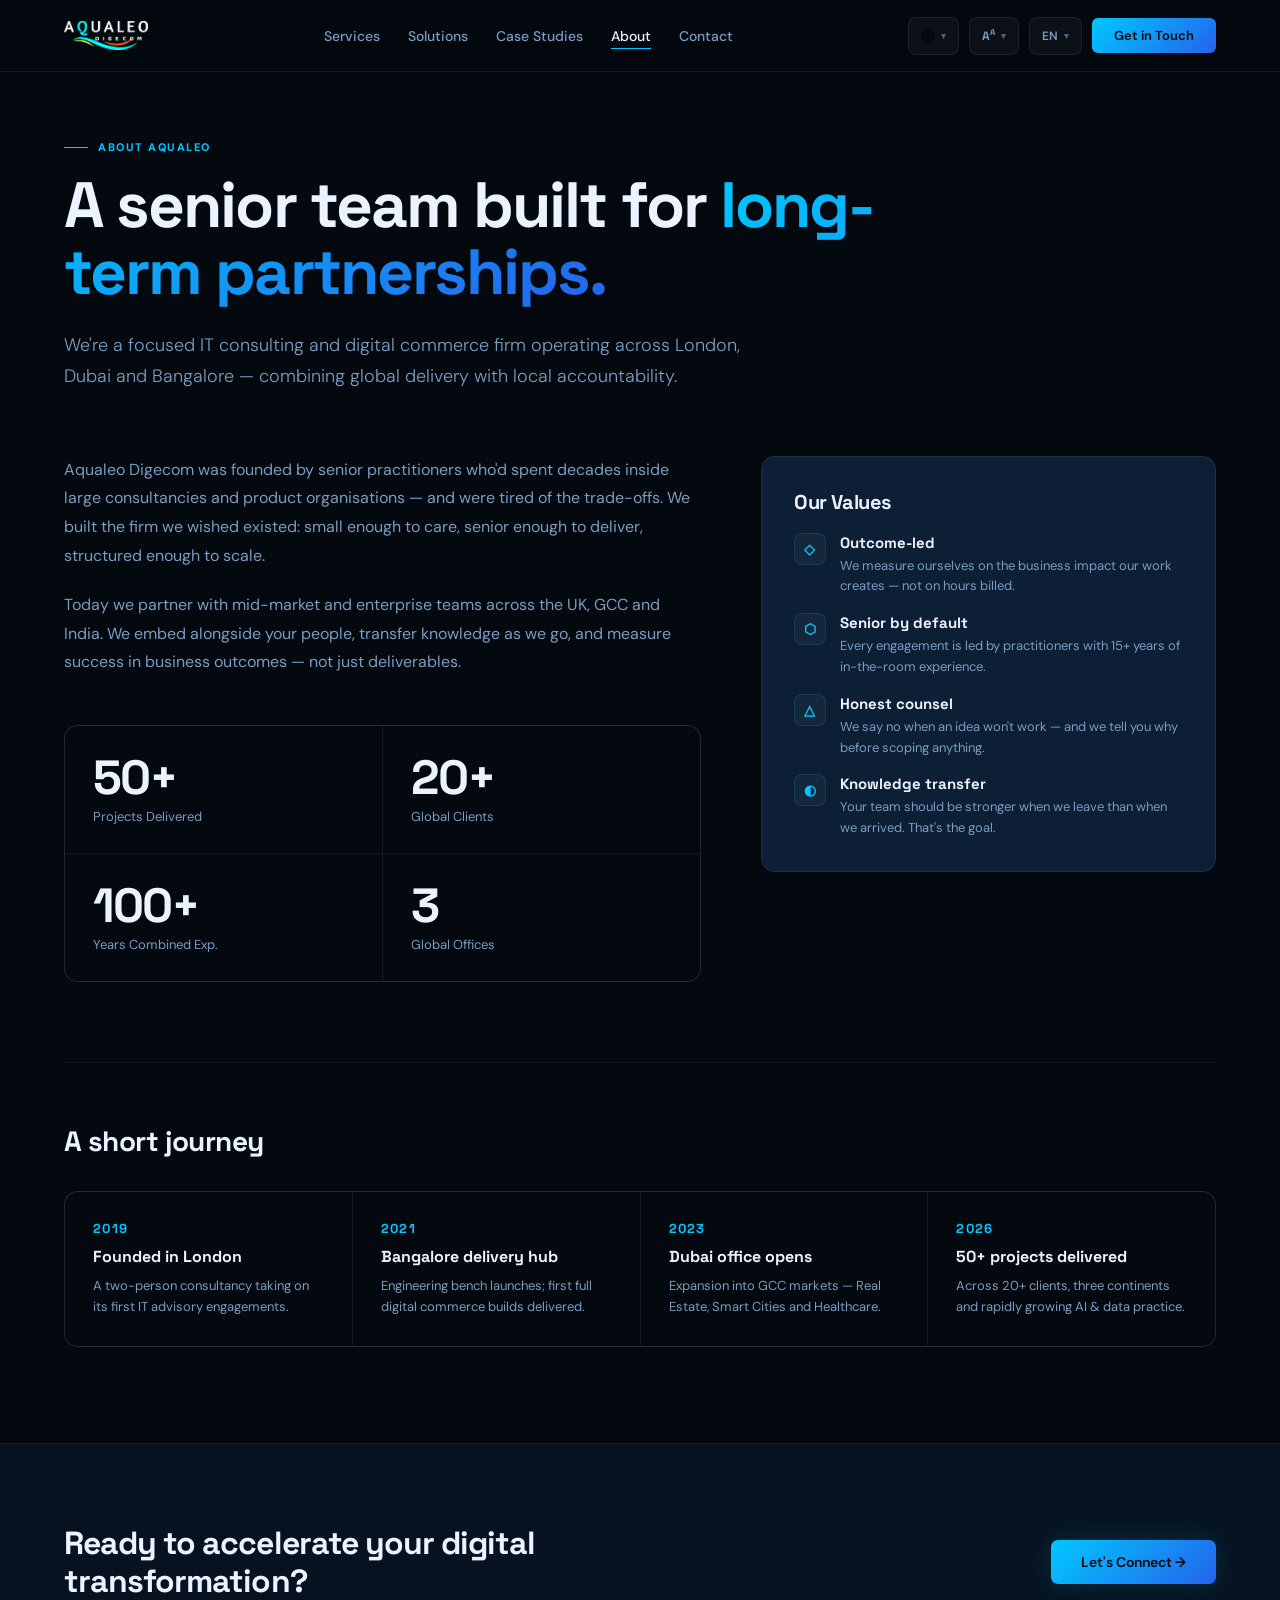
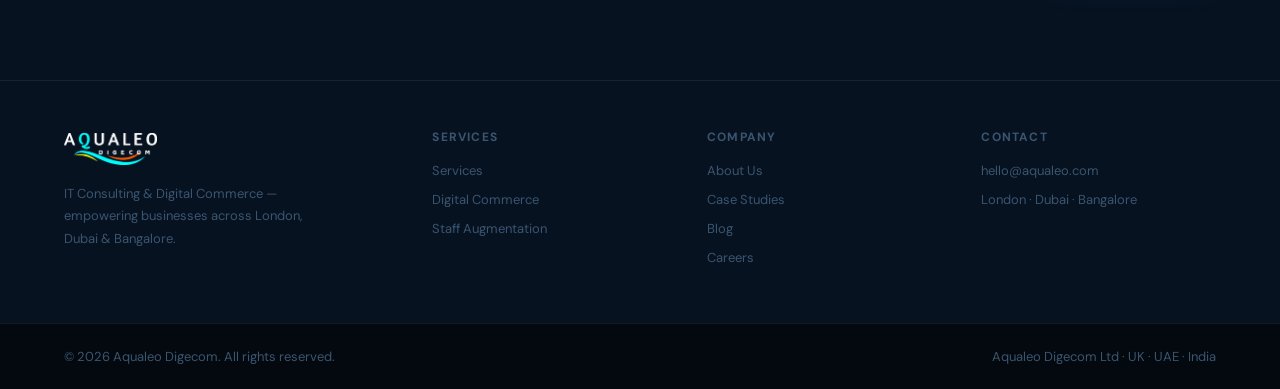
<file: about.html>
<!DOCTYPE html>
<html lang="en" dir="ltr">
<head>
<meta charset="UTF-8">
<meta name="viewport" content="width=device-width, initial-scale=1.0">
<title>About — Aqualeo Digecom</title>
<link rel="icon" type="image/avif" href="assets/favicon.avif">
<link rel="preconnect" href="https://fonts.googleapis.com">
<link href="https://fonts.googleapis.com/css2?family=Space+Grotesk:wght@400;500;600;700&family=DM+Sans:wght@300;400;500;600;700&family=Noto+Sans+Arabic:wght@300;400;500;600;700&family=Noto+Kufi+Arabic:wght@400;600;700&display=swap" rel="stylesheet">
<link rel="stylesheet" href="assets/aqualeo-shared.css">
<style>
  .about-grid{display:grid;grid-template-columns:1.4fr 1fr;gap:60px;align-items:start;}
  .about-stats{
    display:grid;grid-template-columns:1fr 1fr;gap:1px;
    background:var(--border2);border:1px solid var(--border2);border-radius:14px;overflow:hidden;
    margin-top:calc(48px * var(--scale));
  }
  .about-stat{background:var(--bg);padding:calc(28px * var(--scale));}
  .about-stat-num{
    font-family:'Space Grotesk',sans-serif;
    font-size:calc(48px * var(--scale));font-weight:700;
    letter-spacing:-.04em;line-height:1;color:var(--fg);margin-bottom:6px;
  }
  .about-stat-label{font-size:calc(13px * var(--scale));color:var(--fg2);}
  .about-side{
    background:var(--surface);border:1px solid var(--border2);border-radius:14px;
    padding:calc(32px * var(--scale));
  }
  .about-side h3{
    font-family:'Space Grotesk',sans-serif;
    font-size:calc(20px * var(--scale));font-weight:700;
    letter-spacing:-.02em;margin-bottom:18px;color:var(--fg);
  }
  .vlist{list-style:none;display:grid;gap:16px;}
  .vlist li{display:flex;gap:14px;align-items:flex-start;}
  .vdot{
    width:32px;height:32px;border-radius:8px;flex-shrink:0;
    background:var(--surface2);border:1px solid var(--border);
    display:flex;align-items:center;justify-content:center;
    font-size:14px;color:var(--accent);font-weight:700;
  }
  .vtitle{font-family:'Space Grotesk',sans-serif;font-weight:700;color:var(--fg);font-size:calc(15px * var(--scale));margin-bottom:4px;}
  .vdesc{font-size:calc(13px * var(--scale));color:var(--fg2);line-height:1.6;}
  .body-text{font-size:calc(16px * var(--scale));color:var(--fg2);line-height:1.8;margin-bottom:20px;}

  .timeline{margin-top:calc(80px * var(--scale));border-top:1px solid var(--border2);padding-top:calc(60px * var(--scale));}
  .timeline-title{
    font-family:'Space Grotesk',sans-serif;
    font-size:calc(28px * var(--scale));font-weight:700;
    letter-spacing:-.02em;margin-bottom:32px;color:var(--fg);
  }
  .tlist{display:grid;grid-template-columns:repeat(4,1fr);gap:1px;background:var(--border2);border:1px solid var(--border2);border-radius:14px;overflow:hidden;}
  .titem{background:var(--bg);padding:calc(28px * var(--scale));}
  .tyear{font-family:'Space Grotesk',sans-serif;font-size:calc(13px * var(--scale));font-weight:700;color:var(--accent);letter-spacing:.1em;margin-bottom:10px;}
  .ttitle{font-family:'Space Grotesk',sans-serif;font-weight:700;color:var(--fg);font-size:calc(16px * var(--scale));margin-bottom:8px;line-height:1.3;}
  .tdesc{font-size:calc(13px * var(--scale));color:var(--fg2);line-height:1.6;}

  @media (max-width:900px){
    .about-grid{grid-template-columns:1fr;gap:32px;}
    .tlist{grid-template-columns:1fr 1fr;}
  }
</style>
</head>
<body class="theme-dark fs-2" dir="ltr">

<div id="aq-nav-slot"></div>

<main class="page">
  <div class="page-eyebrow" data-i18n="page_eyebrow">About Aqualeo</div>
  <h1 class="page-title display"><span data-i18n="page_title_a">A senior team built for</span> <span class="hi" data-i18n="page_title_b">long-term partnerships.</span></h1>
  <p class="page-sub" data-i18n="page_sub">We're a focused IT consulting and digital commerce firm operating across London, Dubai and Bangalore — combining global delivery with local accountability.</p>

  <div class="about-grid">
    <div>
      <p class="body-text" data-i18n="about_p1">Aqualeo Digecom was founded by senior practitioners who'd spent decades inside large consultancies and product organisations — and were tired of the trade-offs. We built the firm we wished existed: small enough to care, senior enough to deliver, structured enough to scale.</p>
      <p class="body-text" data-i18n="about_p2">Today we partner with mid-market and enterprise teams across the UK, GCC and India. We embed alongside your people, transfer knowledge as we go, and measure success in business outcomes — not just deliverables.</p>

      <div class="about-stats fade-up">
        <div class="about-stat"><div class="about-stat-num">50+</div><div class="about-stat-label" data-i18n="stat_projects">Projects Delivered</div></div>
        <div class="about-stat"><div class="about-stat-num">20+</div><div class="about-stat-label" data-i18n="stat_clients">Global Clients</div></div>
        <div class="about-stat"><div class="about-stat-num">100+</div><div class="about-stat-label" data-i18n="stat_years">Years Combined Exp.</div></div>
        <div class="about-stat"><div class="about-stat-num">3</div><div class="about-stat-label" data-i18n="stat_offices">Global Offices</div></div>
      </div>
    </div>

    <aside class="about-side fade-up">
      <h3 data-i18n="values_title">Our Values</h3>
      <ul class="vlist">
        <li><div class="vdot">◇</div><div><div class="vtitle" data-i18n="v1_t">Outcome-led</div><div class="vdesc" data-i18n="v1_d">We measure ourselves on the business impact our work creates — not on hours billed.</div></div></li>
        <li><div class="vdot">⬡</div><div><div class="vtitle" data-i18n="v2_t">Senior by default</div><div class="vdesc" data-i18n="v2_d">Every engagement is led by practitioners with 15+ years of in-the-room experience.</div></div></li>
        <li><div class="vdot">△</div><div><div class="vtitle" data-i18n="v3_t">Honest counsel</div><div class="vdesc" data-i18n="v3_d">We say no when an idea won't work — and we tell you why before scoping anything.</div></div></li>
        <li><div class="vdot">◐</div><div><div class="vtitle" data-i18n="v4_t">Knowledge transfer</div><div class="vdesc" data-i18n="v4_d">Your team should be stronger when we leave than when we arrived. That's the goal.</div></div></li>
      </ul>
    </aside>
  </div>

  <section class="timeline">
    <h2 class="timeline-title" data-i18n="tl_title">A short journey</h2>
    <div class="tlist">
      <div class="titem fade-up">
        <div class="tyear">2019</div>
        <div class="ttitle" data-i18n="tl1_t">Founded in London</div>
        <div class="tdesc" data-i18n="tl1_d">A two-person consultancy taking on its first IT advisory engagements.</div>
      </div>
      <div class="titem fade-up">
        <div class="tyear">2021</div>
        <div class="ttitle" data-i18n="tl2_t">Bangalore delivery hub</div>
        <div class="tdesc" data-i18n="tl2_d">Engineering bench launches; first full digital commerce builds delivered.</div>
      </div>
      <div class="titem fade-up">
        <div class="tyear">2023</div>
        <div class="ttitle" data-i18n="tl3_t">Dubai office opens</div>
        <div class="tdesc" data-i18n="tl3_d">Expansion into GCC markets — Real Estate, Smart Cities and Healthcare.</div>
      </div>
      <div class="titem fade-up">
        <div class="tyear">2026</div>
        <div class="ttitle" data-i18n="tl4_t">50+ projects delivered</div>
        <div class="tdesc" data-i18n="tl4_d">Across 20+ clients, three continents and rapidly growing AI &amp; data practice.</div>
      </div>
    </div>
  </section>
</main>

<div id="aq-footer-slot"></div>

<script src="assets/aqualeo-shared.js"></script>
<script>
const PAGE_DICT = {
  en: {
    page_eyebrow:"About Aqualeo",
    page_title_a:"A senior team built for", page_title_b:"long-term partnerships.",
    page_sub:"We're a focused IT consulting and digital commerce firm operating across London, Dubai and Bangalore — combining global delivery with local accountability.",
    about_p1:"Aqualeo Digecom was founded by senior practitioners who'd spent decades inside large consultancies and product organisations — and were tired of the trade-offs. We built the firm we wished existed: small enough to care, senior enough to deliver, structured enough to scale.",
    about_p2:"Today we partner with mid-market and enterprise teams across the UK, GCC and India. We embed alongside your people, transfer knowledge as we go, and measure success in business outcomes — not just deliverables.",
    stat_projects:"Projects Delivered", stat_clients:"Global Clients", stat_years:"Years Combined Exp.", stat_offices:"Global Offices",
    values_title:"Our Values",
    v1_t:"Outcome-led", v1_d:"We measure ourselves on the business impact our work creates — not on hours billed.",
    v2_t:"Senior by default", v2_d:"Every engagement is led by practitioners with 15+ years of in-the-room experience.",
    v3_t:"Honest counsel", v3_d:"We say no when an idea won't work — and we tell you why before scoping anything.",
    v4_t:"Knowledge transfer", v4_d:"Your team should be stronger when we leave than when we arrived. That's the goal.",
    tl_title:"A short journey",
    tl1_t:"Founded in London", tl1_d:"A two-person consultancy taking on its first IT advisory engagements.",
    tl2_t:"Bangalore delivery hub", tl2_d:"Engineering bench launches; first full digital commerce builds delivered.",
    tl3_t:"Dubai office opens", tl3_d:"Expansion into GCC markets — Real Estate, Smart Cities and Healthcare.",
    tl4_t:"50+ projects delivered", tl4_d:"Across 20+ clients, three continents and rapidly growing AI & data practice."
  },
  ar: {
    page_eyebrow:"عن أكواليو",
    page_title_a:"فريق رفيع المستوى لبناء", page_title_b:"شراكات طويلة الأمد.",
    page_sub:"شركة متخصصة في الاستشارات التقنية والتجارة الرقمية تعمل بين لندن ودبي وبنغالور — تجمع بين التنفيذ العالمي والمحاسبة المحلية.",
    about_p1:"تأسست أكواليو ديجيكوم على يد ممارسين كبار قضوا عقودًا في كبرى شركات الاستشارات ومنظمات المنتجات — وأرهقتهم المساومات. أسّسنا الشركة التي تمنيناها: صغيرة بما يكفي لنهتم، رفيعة بما يكفي لننفّذ.",
    about_p2:"اليوم نشارك فرق المؤسسات والشركات المتوسطة في المملكة المتحدة والخليج والهند. ننغمس مع فريقك، وننقل المعرفة، ونقيس النجاح بالنتائج التجارية لا بالمخرجات.",
    stat_projects:"مشروع منجز", stat_clients:"عميل عالمي", stat_years:"سنوات خبرة مشتركة", stat_offices:"مكاتب عالمية",
    values_title:"قيمنا",
    v1_t:"موجَّه بالنتائج", v1_d:"نقيس أنفسنا بالأثر التجاري الذي يصنعه عملنا — لا بساعات الفوترة.",
    v2_t:"خبرة رفيعة افتراضيًا", v2_d:"كل مهمة يقودها ممارسون بخبرة ١٥+ سنة في غرف القرار.",
    v3_t:"مشورة صادقة", v3_d:"نقول لا حين لا تنجح الفكرة — ونوضح السبب قبل أي تحديد للنطاق.",
    v4_t:"نقل المعرفة", v4_d:"يجب أن يكون فريقك أقوى عند مغادرتنا. هذا هو الهدف.",
    tl_title:"رحلة قصيرة",
    tl1_t:"تأسست في لندن", tl1_d:"شركة استشارية من شخصين تتولى مهامها الاستشارية التقنية الأولى.",
    tl2_t:"مركز التنفيذ في بنغالور", tl2_d:"إطلاق فريق الهندسة وتنفيذ أول عمليات تجارة رقمية كاملة.",
    tl3_t:"افتتاح مكتب دبي", tl3_d:"توسع في أسواق الخليج — العقارات والمدن الذكية والرعاية الصحية.",
    tl4_t:"٥٠+ مشروعًا مُنجزًا", tl4_d:"عبر ٢٠+ عميلًا وثلاث قارات وممارسة ذكاء اصطناعي وبيانات سريعة النمو."
  },
  fr: {
    page_eyebrow:"À propos d'Aqualeo",
    page_title_a:"Une équipe senior pour", page_title_b:"des partenariats durables.",
    page_sub:"Cabinet de conseil IT et commerce numérique opérant entre Londres, Dubaï et Bangalore — alliant exécution globale et responsabilité locale.",
    about_p1:"Aqualeo Digecom a été fondé par des praticiens seniors ayant passé des décennies dans de grands cabinets et organisations produit — et fatigués des compromis. Nous avons bâti le cabinet que nous aurions voulu trouver.",
    about_p2:"Aujourd'hui, nous accompagnons des équipes mid-market et grands comptes au Royaume-Uni, GCC et Inde. Nous intégrons vos équipes, transférons les connaissances et mesurons le succès en résultats business.",
    stat_projects:"Projets livrés", stat_clients:"Clients globaux", stat_years:"Ans d'exp. cumulée", stat_offices:"Bureaux mondiaux",
    values_title:"Nos Valeurs",
    v1_t:"Orienté résultat", v1_d:"Nous nous mesurons à l'impact business de notre travail — pas aux heures facturées.",
    v2_t:"Senior par défaut", v2_d:"Chaque engagement est piloté par des praticiens avec 15+ ans d'expérience.",
    v3_t:"Conseil honnête", v3_d:"Nous savons dire non quand une idée ne tient pas — et expliquer pourquoi.",
    v4_t:"Transfert de connaissance", v4_d:"Votre équipe doit être plus forte à notre départ qu'à notre arrivée.",
    tl_title:"Une courte trajectoire",
    tl1_t:"Fondée à Londres", tl1_d:"Cabinet à deux personnes prenant ses premiers mandats de conseil IT.",
    tl2_t:"Hub de delivery à Bangalore", tl2_d:"Lancement de l'équipe ingénierie ; premiers builds commerce livrés.",
    tl3_t:"Ouverture du bureau de Dubaï", tl3_d:"Expansion sur les marchés GCC — immobilier, smart cities, santé.",
    tl4_t:"50+ projets livrés", tl4_d:"Plus de 20 clients, trois continents et une pratique IA & data en plein essor."
  },
  es: {
    page_eyebrow:"Sobre Aqualeo",
    page_title_a:"Un equipo senior pensado para", page_title_b:"alianzas duraderas.",
    page_sub:"Firma de consultoría TI y comercio digital con operaciones entre Londres, Dubái y Bangalore — combinando ejecución global con responsabilidad local.",
    about_p1:"Aqualeo Digecom fue fundada por practicantes senior que pasaron décadas en grandes consultoras y empresas de producto — y se cansaron de los compromisos. Construimos la firma que deseábamos encontrar.",
    about_p2:"Hoy acompañamos a equipos mid-market y enterprise en Reino Unido, GCC e India. Nos integramos en tu equipo, transferimos conocimiento y medimos el éxito en resultados de negocio.",
    stat_projects:"Proyectos entregados", stat_clients:"Clientes globales", stat_years:"Años exp. combinada", stat_offices:"Oficinas globales",
    values_title:"Nuestros Valores",
    v1_t:"Orientados a resultado", v1_d:"Nos medimos por el impacto de negocio que crea nuestro trabajo — no por horas facturadas.",
    v2_t:"Senior por defecto", v2_d:"Cada proyecto lo lidera un practicante con 15+ años de experiencia.",
    v3_t:"Consejo honesto", v3_d:"Decimos no cuando una idea no funcionará — y explicamos por qué.",
    v4_t:"Transferencia de conocimiento", v4_d:"Tu equipo debe ser más fuerte cuando nos vamos que cuando llegamos.",
    tl_title:"Una breve trayectoria",
    tl1_t:"Fundada en Londres", tl1_d:"Consultoría de dos personas iniciando sus primeros encargos de asesoría TI.",
    tl2_t:"Hub de delivery en Bangalore", tl2_d:"Lanzamiento del equipo de ingeniería y primeras entregas de comercio digital.",
    tl3_t:"Apertura oficina Dubái", tl3_d:"Expansión a mercados GCC — Inmobiliario, Smart Cities y Salud.",
    tl4_t:"50+ proyectos entregados", tl4_d:"Con 20+ clientes, tres continentes y una práctica de IA y datos en rápido crecimiento."
  }
};
AQ_renderChrome('about');
AQ_initChrome(PAGE_DICT);
</script>
</body>
</html>
</file>
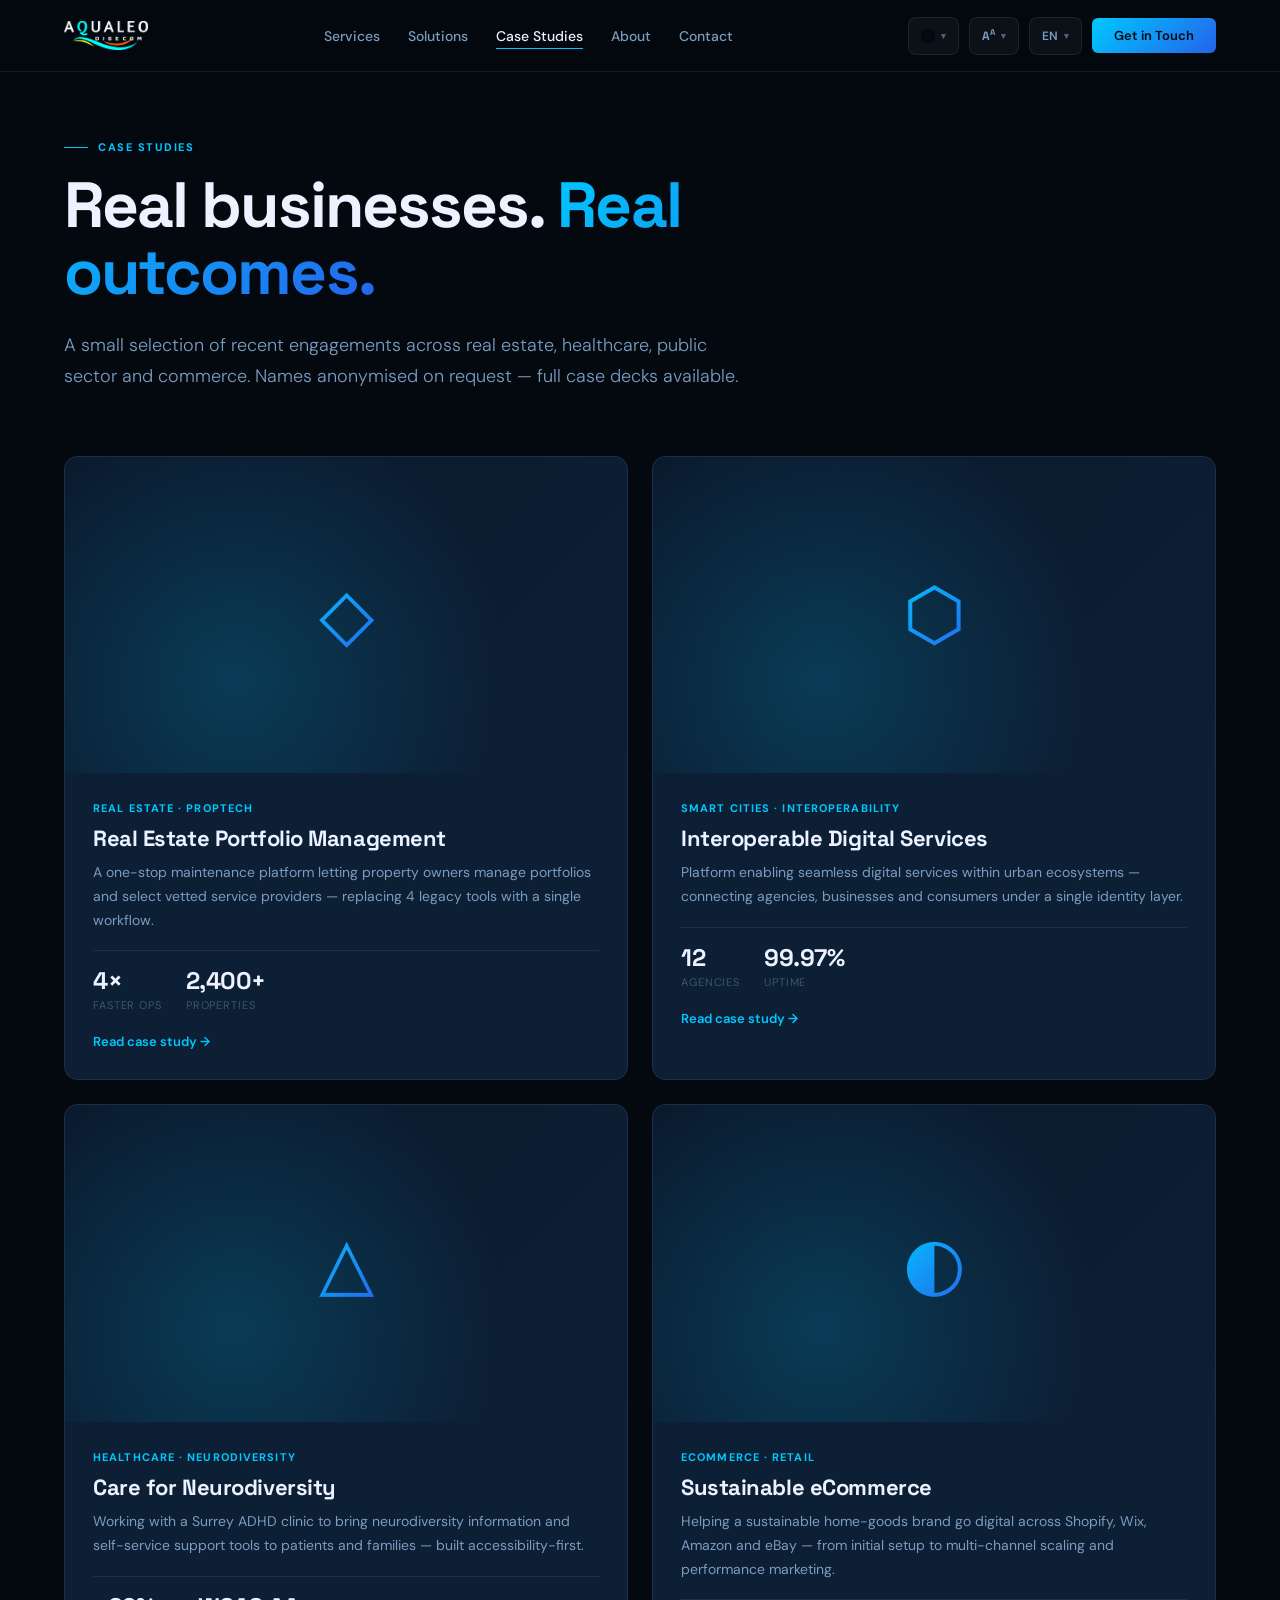
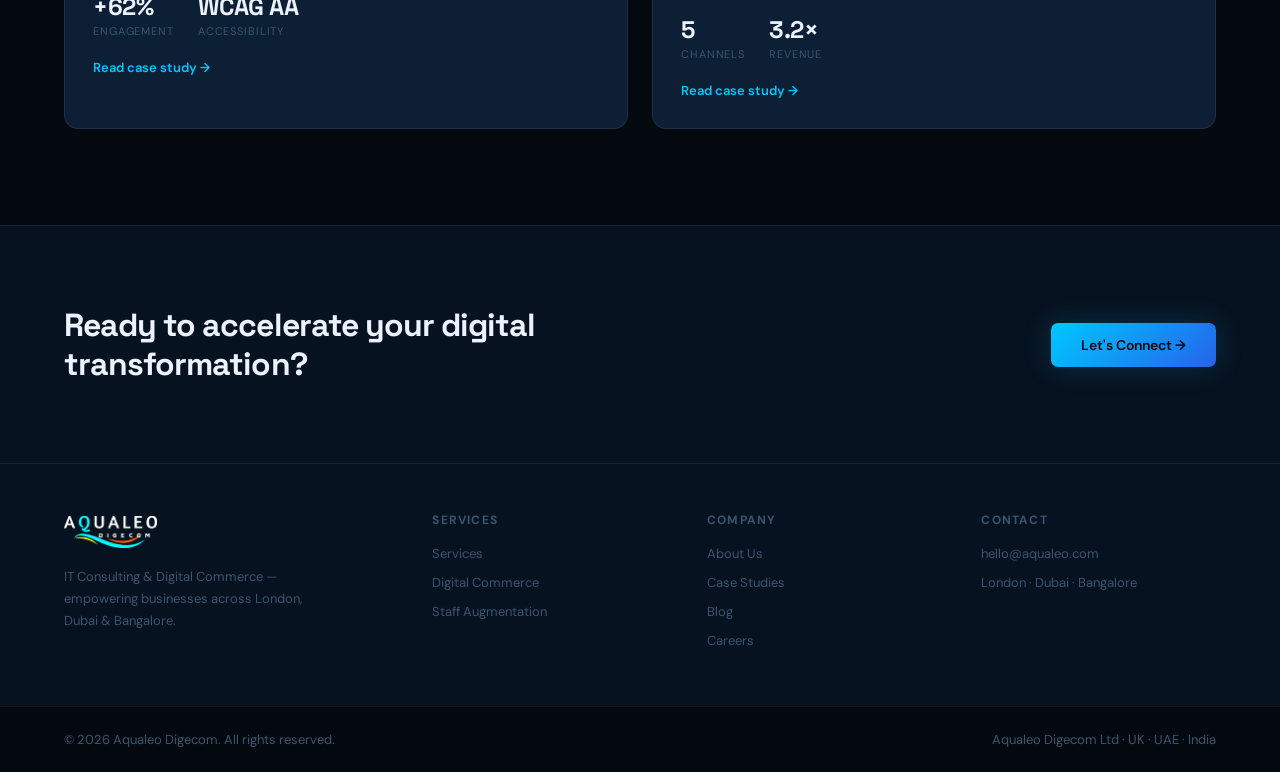
<file: case-studies.html>
<!DOCTYPE html>
<html lang="en" dir="ltr">
<head>
<meta charset="UTF-8">
<meta name="viewport" content="width=device-width, initial-scale=1.0">
<title>Case Studies — Aqualeo Digecom</title>
<link rel="icon" type="image/avif" href="assets/favicon.avif">
<link rel="preconnect" href="https://fonts.googleapis.com">
<link href="https://fonts.googleapis.com/css2?family=Space+Grotesk:wght@400;500;600;700&family=DM+Sans:wght@300;400;500;600;700&family=Noto+Sans+Arabic:wght@300;400;500;600;700&family=Noto+Kufi+Arabic:wght@400;600;700&display=swap" rel="stylesheet">
<link rel="stylesheet" href="assets/aqualeo-shared.css">
<style>
  .cases-grid{display:grid;grid-template-columns:repeat(2,1fr);gap:24px;}
  .ccard{
    background:var(--surface);border:1px solid var(--border2);border-radius:14px;
    overflow:hidden;
    transition:transform .25s,border-color .25s,box-shadow .25s;
  }
  .ccard:hover{transform:translateY(-6px);border-color:var(--accent);box-shadow:0 24px 48px var(--glow);}
  .ccard-img{
    aspect-ratio:16/9;
    background:linear-gradient(135deg,var(--bg3),var(--surface));
    position:relative;overflow:hidden;
    display:flex;align-items:center;justify-content:center;
  }
  .ccard-img::before{
    content:'';position:absolute;inset:0;
    background:radial-gradient(circle at 30% 70%,var(--glow) 0%,transparent 60%);
  }
  .ccard-glyph{
    font-size:calc(72px * var(--scale));
    background:linear-gradient(135deg,var(--accent),var(--accent2));
    -webkit-background-clip:text;-webkit-text-fill-color:transparent;
    position:relative;z-index:2;
  }
  .ccard-body{padding:calc(28px * var(--scale));}
  .ccard-tag{
    font-size:calc(11px * var(--scale));font-weight:700;letter-spacing:.1em;
    text-transform:uppercase;color:var(--accent);margin-bottom:10px;
  }
  .ccard-title{
    font-family:'Space Grotesk',sans-serif;
    font-size:calc(22px * var(--scale));font-weight:700;
    letter-spacing:-.02em;margin-bottom:10px;color:var(--fg);line-height:1.2;
  }
  .ccard-desc{font-size:calc(14px * var(--scale));color:var(--fg2);line-height:1.7;margin-bottom:18px;}
  .ccard-meta{display:flex;gap:24px;flex-wrap:wrap;margin-bottom:18px;padding-top:14px;border-top:1px solid var(--border2);}
  .ccard-stat-num{font-family:'Space Grotesk',sans-serif;font-size:calc(24px * var(--scale));font-weight:700;color:var(--fg);letter-spacing:-.02em;}
  .ccard-stat-label{font-size:calc(11px * var(--scale));color:var(--fg3);text-transform:uppercase;letter-spacing:.08em;margin-top:2px;}
  .ccard-link{
    display:inline-flex;align-items:center;gap:6px;
    font-size:calc(13px * var(--scale));font-weight:600;color:var(--accent);
    transition:gap .2s;
  }
  .ccard:hover .ccard-link{gap:10px;}
  @media (max-width:900px){.cases-grid{grid-template-columns:1fr;}}
</style>
</head>
<body class="theme-dark fs-2" dir="ltr">

<div id="aq-nav-slot"></div>

<main class="page">
  <div class="page-eyebrow" data-i18n="page_eyebrow">Case Studies</div>
  <h1 class="page-title display"><span data-i18n="page_title_a">Real businesses.</span> <span class="hi" data-i18n="page_title_b">Real outcomes.</span></h1>
  <p class="page-sub" data-i18n="page_sub">A small selection of recent engagements across real estate, healthcare, public sector and commerce. Names anonymised on request — full case decks available.</p>

  <div class="cases-grid">
    <article class="ccard fade-up">
      <div class="ccard-img"><div class="ccard-glyph">◇</div></div>
      <div class="ccard-body">
        <div class="ccard-tag" data-i18n="c1_tag">Real Estate · PropTech</div>
        <h3 class="ccard-title" data-i18n="c1_title">Real Estate Portfolio Management</h3>
        <p class="ccard-desc" data-i18n="c1_desc">A one-stop maintenance platform letting property owners manage portfolios and select vetted service providers — replacing 4 legacy tools with a single workflow.</p>
        <div class="ccard-meta">
          <div><div class="ccard-stat-num">4×</div><div class="ccard-stat-label" data-i18n="c1_s1">Faster Ops</div></div>
          <div><div class="ccard-stat-num">2,400+</div><div class="ccard-stat-label" data-i18n="c1_s2">Properties</div></div>
        </div>
        <a href="#" class="ccard-link" data-i18n="link_read">Read case study →</a>
      </div>
    </article>

    <article class="ccard fade-up">
      <div class="ccard-img"><div class="ccard-glyph">⬡</div></div>
      <div class="ccard-body">
        <div class="ccard-tag" data-i18n="c2_tag">Smart Cities · Interoperability</div>
        <h3 class="ccard-title" data-i18n="c2_title">Interoperable Digital Services</h3>
        <p class="ccard-desc" data-i18n="c2_desc">Platform enabling seamless digital services within urban ecosystems — connecting agencies, businesses and consumers under a single identity layer.</p>
        <div class="ccard-meta">
          <div><div class="ccard-stat-num">12</div><div class="ccard-stat-label" data-i18n="c2_s1">Agencies</div></div>
          <div><div class="ccard-stat-num">99.97%</div><div class="ccard-stat-label" data-i18n="c2_s2">Uptime</div></div>
        </div>
        <a href="#" class="ccard-link" data-i18n="link_read">Read case study →</a>
      </div>
    </article>

    <article class="ccard fade-up">
      <div class="ccard-img"><div class="ccard-glyph">△</div></div>
      <div class="ccard-body">
        <div class="ccard-tag" data-i18n="c3_tag">Healthcare · Neurodiversity</div>
        <h3 class="ccard-title" data-i18n="c3_title">Care for Neurodiversity</h3>
        <p class="ccard-desc" data-i18n="c3_desc">Working with a Surrey ADHD clinic to bring neurodiversity information and self-service support tools to patients and families — built accessibility-first.</p>
        <div class="ccard-meta">
          <div><div class="ccard-stat-num">+62%</div><div class="ccard-stat-label" data-i18n="c3_s1">Engagement</div></div>
          <div><div class="ccard-stat-num">WCAG AA</div><div class="ccard-stat-label" data-i18n="c3_s2">Accessibility</div></div>
        </div>
        <a href="#" class="ccard-link" data-i18n="link_read">Read case study →</a>
      </div>
    </article>

    <article class="ccard fade-up">
      <div class="ccard-img"><div class="ccard-glyph">◐</div></div>
      <div class="ccard-body">
        <div class="ccard-tag" data-i18n="c4_tag">eCommerce · Retail</div>
        <h3 class="ccard-title" data-i18n="c4_title">Sustainable eCommerce</h3>
        <p class="ccard-desc" data-i18n="c4_desc">Helping a sustainable home-goods brand go digital across Shopify, Wix, Amazon and eBay — from initial setup to multi-channel scaling and performance marketing.</p>
        <div class="ccard-meta">
          <div><div class="ccard-stat-num">5</div><div class="ccard-stat-label" data-i18n="c4_s1">Channels</div></div>
          <div><div class="ccard-stat-num">3.2×</div><div class="ccard-stat-label" data-i18n="c4_s2">Revenue</div></div>
        </div>
        <a href="#" class="ccard-link" data-i18n="link_read">Read case study →</a>
      </div>
    </article>
  </div>
</main>

<div id="aq-footer-slot"></div>

<script src="assets/aqualeo-shared.js"></script>
<script>
const PAGE_DICT = {
  en: {
    page_eyebrow:"Case Studies",
    page_title_a:"Real businesses.", page_title_b:"Real outcomes.",
    page_sub:"A small selection of recent engagements across real estate, healthcare, public sector and commerce. Names anonymised on request — full case decks available.",
    link_read:"Read case study →",
    c1_tag:"Real Estate · PropTech", c1_title:"Real Estate Portfolio Management",
    c1_desc:"A one-stop maintenance platform letting property owners manage portfolios and select vetted service providers — replacing 4 legacy tools with a single workflow.",
    c1_s1:"Faster Ops", c1_s2:"Properties",
    c2_tag:"Smart Cities · Interoperability", c2_title:"Interoperable Digital Services",
    c2_desc:"Platform enabling seamless digital services within urban ecosystems — connecting agencies, businesses and consumers under a single identity layer.",
    c2_s1:"Agencies", c2_s2:"Uptime",
    c3_tag:"Healthcare · Neurodiversity", c3_title:"Care for Neurodiversity",
    c3_desc:"Working with a Surrey ADHD clinic to bring neurodiversity information and self-service support tools to patients and families — built accessibility-first.",
    c3_s1:"Engagement", c3_s2:"Accessibility",
    c4_tag:"eCommerce · Retail", c4_title:"Sustainable eCommerce",
    c4_desc:"Helping a sustainable home-goods brand go digital across Shopify, Wix, Amazon and eBay — from initial setup to multi-channel scaling and performance marketing.",
    c4_s1:"Channels", c4_s2:"Revenue"
  },
  ar: {
    page_eyebrow:"دراسات الحالة",
    page_title_a:"شركات حقيقية.", page_title_b:"نتائج حقيقية.",
    page_sub:"مختارات من المهام الأخيرة في العقارات والرعاية الصحية والقطاع العام والتجارة. الأسماء قابلة للحجب عند الطلب — الملفات الكاملة متاحة.",
    link_read:"← اقرأ دراسة الحالة",
    c1_tag:"عقارات · PropTech", c1_title:"إدارة محافظ العقارات",
    c1_desc:"منصة صيانة شاملة تتيح للملاك إدارة محافظهم واختيار مزودي خدمات معتمدين — لتحل محل 4 أدوات قديمة بسير عمل واحد.",
    c1_s1:"تشغيل أسرع", c1_s2:"عقار",
    c2_tag:"مدن ذكية · تشغيل بيني", c2_title:"خدمات رقمية متكاملة",
    c2_desc:"منصة تتيح خدمات رقمية سلسة داخل المنظومات الحضرية — تربط الجهات والشركات والمستهلكين في طبقة هوية واحدة.",
    c2_s1:"جهة", c2_s2:"وقت تشغيل",
    c3_tag:"رعاية صحية · تنوع عصبي", c3_title:"رعاية التنوع العصبي",
    c3_desc:"بالتعاون مع عيادة Surrey ADHD لإيصال المعلومات وأدوات الدعم الذاتي للمرضى وعائلاتهم — مبنية بمعايير الوصولية أولًا.",
    c3_s1:"تفاعل", c3_s2:"وصولية",
    c4_tag:"تجارة إلكترونية · تجزئة", c4_title:"تجارة إلكترونية مستدامة",
    c4_desc:"نساعد علامة لوازم منزلية مستدامة على التوسع الرقمي عبر Shopify وWix وAmazon وeBay — من الإعداد إلى التوسع متعدد القنوات وتسويق الأداء.",
    c4_s1:"قنوات", c4_s2:"إيرادات"
  },
  fr: {
    page_eyebrow:"Études de cas",
    page_title_a:"De vraies entreprises.", page_title_b:"De vrais résultats.",
    page_sub:"Une petite sélection d'engagements récents en immobilier, santé, secteur public et commerce. Noms anonymisés sur demande — dossiers complets disponibles.",
    link_read:"Lire l'étude →",
    c1_tag:"Immobilier · PropTech", c1_title:"Gestion de portefeuille immobilier",
    c1_desc:"Plateforme de maintenance tout-en-un permettant aux propriétaires de gérer leur portefeuille et de choisir des prestataires vérifiés — remplaçant 4 outils par un seul workflow.",
    c1_s1:"Ops accélérées", c1_s2:"Propriétés",
    c2_tag:"Smart Cities · Interopérabilité", c2_title:"Services numériques interopérables",
    c2_desc:"Plateforme permettant des services numériques fluides dans les écosystèmes urbains — connectant agences, entreprises et consommateurs sous une couche d'identité unique.",
    c2_s1:"Agences", c2_s2:"Disponibilité",
    c3_tag:"Santé · Neurodiversité", c3_title:"Soins pour la neurodiversité",
    c3_desc:"Avec une clinique ADHD du Surrey, nous apportons information et outils de soutien aux patients et familles — conçus accessibilité-first.",
    c3_s1:"Engagement", c3_s2:"Accessibilité",
    c4_tag:"E-commerce · Retail", c4_title:"E-commerce durable",
    c4_desc:"Aider une marque d'articles maison durables à passer au numérique sur Shopify, Wix, Amazon et eBay — de la mise en place à l'échelle multi-canal.",
    c4_s1:"Canaux", c4_s2:"CA"
  },
  es: {
    page_eyebrow:"Casos de Éxito",
    page_title_a:"Empresas reales.", page_title_b:"Resultados reales.",
    page_sub:"Una pequeña selección de proyectos recientes en inmobiliario, salud, sector público y comercio. Nombres anonimizados a petición — dosieres completos disponibles.",
    link_read:"Leer caso →",
    c1_tag:"Inmobiliario · PropTech", c1_title:"Gestión de portafolio inmobiliario",
    c1_desc:"Plataforma de mantenimiento integral que permite a propietarios gestionar portafolios y elegir proveedores validados — reemplazando 4 herramientas con un solo flujo.",
    c1_s1:"Ops más rápidas", c1_s2:"Propiedades",
    c2_tag:"Smart Cities · Interoperabilidad", c2_title:"Servicios digitales interoperables",
    c2_desc:"Plataforma que habilita servicios digitales fluidos en ecosistemas urbanos — conectando agencias, empresas y consumidores bajo una capa de identidad.",
    c2_s1:"Agencias", c2_s2:"Disponibilidad",
    c3_tag:"Salud · Neurodiversidad", c3_title:"Cuidado para la neurodiversidad",
    c3_desc:"Con una clínica ADHD de Surrey, llevamos información y herramientas de auto-apoyo a pacientes y familias — construido accessibility-first.",
    c3_s1:"Engagement", c3_s2:"Accesibilidad",
    c4_tag:"E-commerce · Retail", c4_title:"E-commerce sostenible",
    c4_desc:"Ayudamos a una marca de hogar sostenible a digitalizarse en Shopify, Wix, Amazon y eBay — del setup al escalado multicanal.",
    c4_s1:"Canales", c4_s2:"Ingresos"
  }
};
AQ_renderChrome('cases');
AQ_initChrome(PAGE_DICT);
</script>
</body>
</html>
</file>
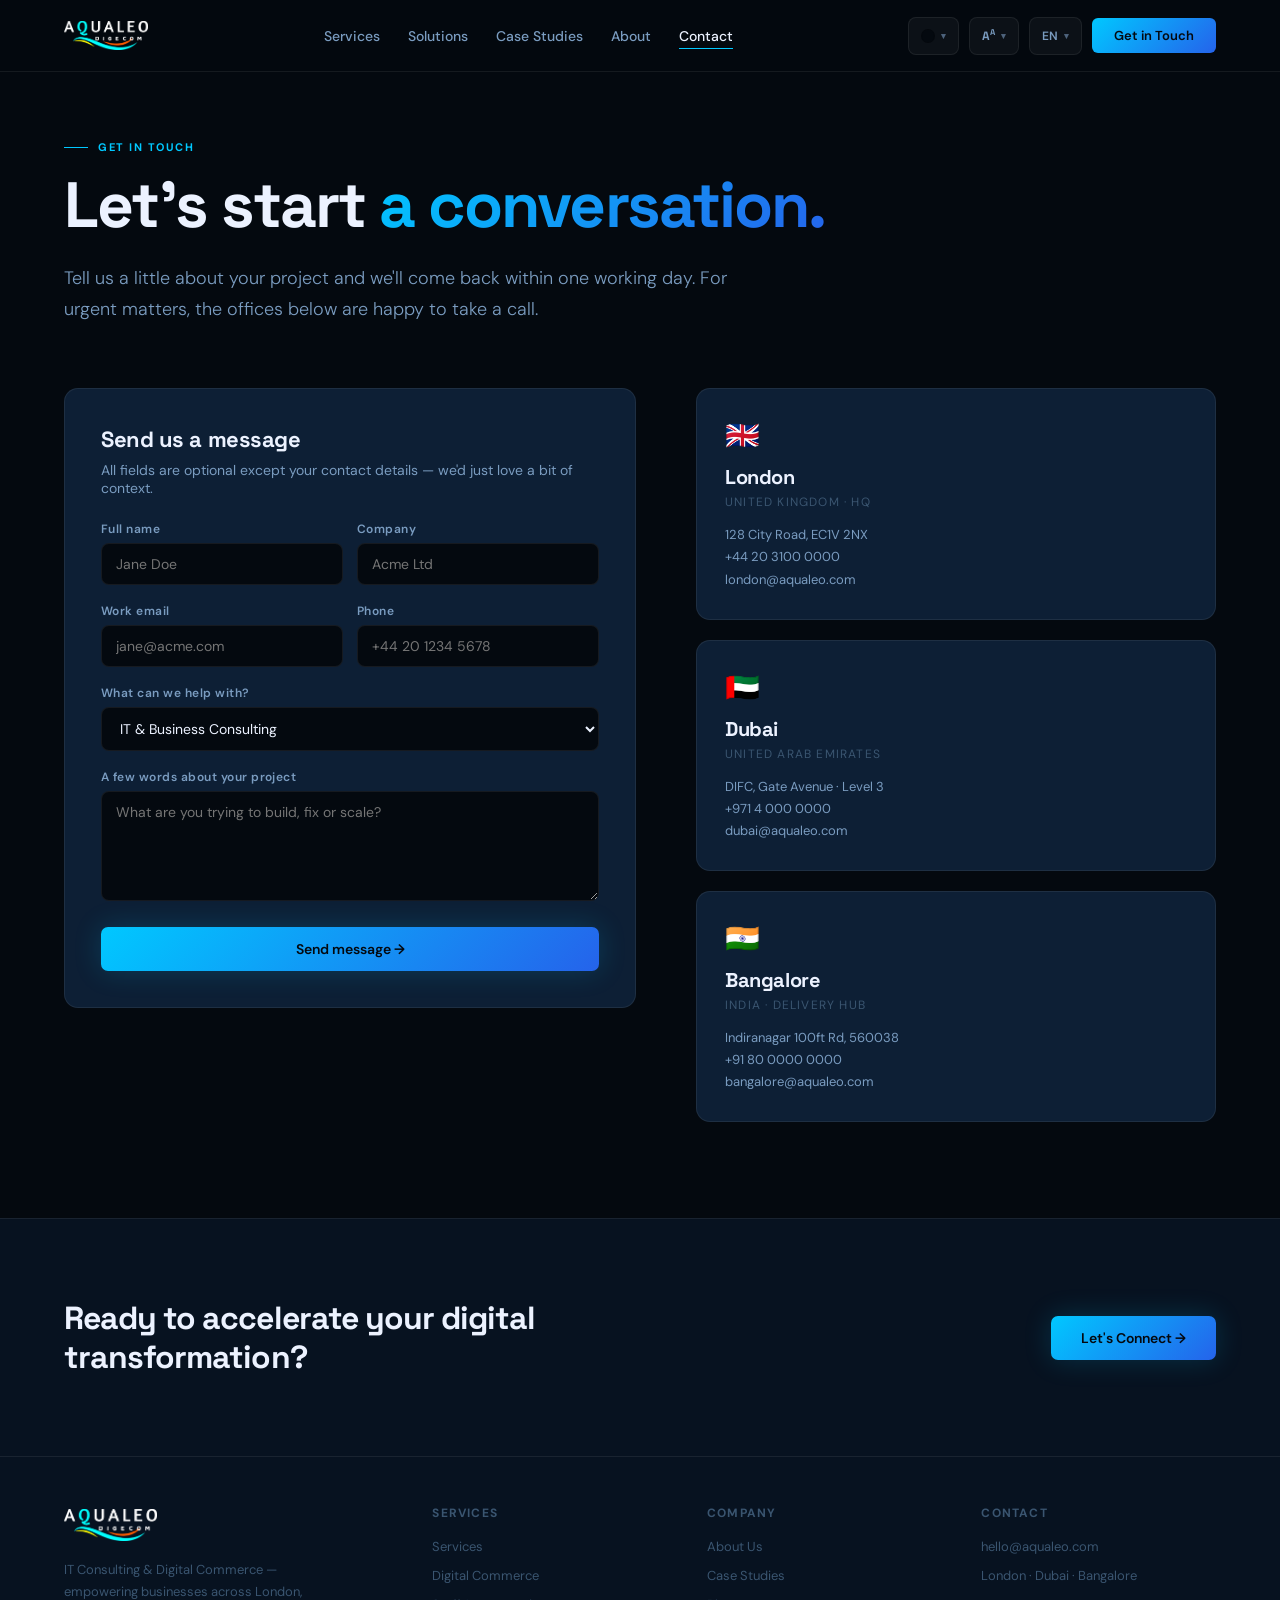
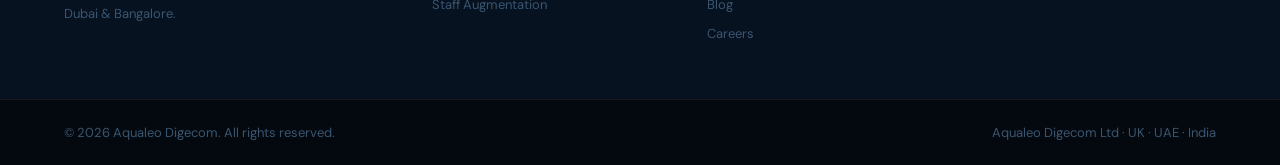
<file: contact.html>
<!DOCTYPE html>
<html lang="en" dir="ltr">
<head>
<meta charset="UTF-8">
<meta name="viewport" content="width=device-width, initial-scale=1.0">
<title>Contact — Aqualeo Digecom</title>
<link rel="icon" type="image/avif" href="assets/favicon.avif">
<link rel="preconnect" href="https://fonts.googleapis.com">
<link href="https://fonts.googleapis.com/css2?family=Space+Grotesk:wght@400;500;600;700&family=DM+Sans:wght@300;400;500;600;700&family=Noto+Sans+Arabic:wght@300;400;500;600;700&family=Noto+Kufi+Arabic:wght@400;600;700&display=swap" rel="stylesheet">
<link rel="stylesheet" href="assets/aqualeo-shared.css">
<style>
  .contact-grid{display:grid;grid-template-columns:1.1fr 1fr;gap:60px;align-items:start;}
  .form{
    background:var(--surface);border:1px solid var(--border2);border-radius:14px;
    padding:calc(36px * var(--scale));
  }
  .form h2{
    font-family:'Space Grotesk',sans-serif;
    font-size:calc(22px * var(--scale));font-weight:700;
    letter-spacing:-.02em;margin-bottom:8px;color:var(--fg);
  }
  .form-sub{font-size:calc(14px * var(--scale));color:var(--fg2);margin-bottom:24px;}
  .field{display:grid;gap:6px;margin-bottom:18px;}
  .field label{font-size:calc(12px * var(--scale));font-weight:600;color:var(--fg2);letter-spacing:.04em;}
  .field input,.field textarea,.field select{
    background:var(--bg);color:var(--fg);
    border:1px solid var(--border2);border-radius:8px;
    padding:calc(11px * var(--scale)) calc(14px * var(--scale));
    font-family:inherit;font-size:calc(14px * var(--scale));
    transition:border-color .2s;
  }
  body[dir="rtl"] .field input,body[dir="rtl"] .field textarea,body[dir="rtl"] .field select{text-align:right;}
  .field input:focus,.field textarea:focus,.field select:focus{outline:none;border-color:var(--accent);}
  .field textarea{min-height:110px;resize:vertical;}
  .row2{display:grid;grid-template-columns:1fr 1fr;gap:14px;}
  .form .btn-primary{width:100%;margin-top:8px;justify-content:center;display:inline-flex;align-items:center;}

  .offices{display:grid;gap:20px;}
  .office{
    background:var(--surface);border:1px solid var(--border2);border-radius:14px;
    padding:calc(28px * var(--scale));
    transition:border-color .2s,transform .2s;
  }
  .office:hover{border-color:var(--accent);transform:translateY(-3px);}
  .office-flag{font-size:calc(28px * var(--scale));margin-bottom:10px;}
  .office-city{
    font-family:'Space Grotesk',sans-serif;
    font-size:calc(20px * var(--scale));font-weight:700;
    letter-spacing:-.02em;color:var(--fg);margin-bottom:4px;
  }
  .office-region{font-size:calc(12px * var(--scale));color:var(--fg3);text-transform:uppercase;letter-spacing:.1em;margin-bottom:14px;}
  .office-line{font-size:calc(13px * var(--scale));color:var(--fg2);line-height:1.7;}
  .office-line a{color:var(--fg2);transition:color .2s;}
  .office-line a:hover{color:var(--accent);}

  @media (max-width:900px){
    .contact-grid{grid-template-columns:1fr;gap:32px;}
    .row2{grid-template-columns:1fr;}
  }
</style>
</head>
<body class="theme-dark fs-2" dir="ltr">

<div id="aq-nav-slot"></div>

<main class="page">
  <div class="page-eyebrow" data-i18n="page_eyebrow">Get in Touch</div>
  <h1 class="page-title display"><span data-i18n="page_title_a">Let's start</span> <span class="hi" data-i18n="page_title_b">a conversation.</span></h1>
  <p class="page-sub" data-i18n="page_sub">Tell us a little about your project and we'll come back within one working day. For urgent matters, the offices below are happy to take a call.</p>

  <div class="contact-grid">
    <form class="form fade-up" id="contact-form"
          action="contact-handler.php"
          method="POST">
      <h2 data-i18n="form_title">Send us a message</h2>
      <p class="form-sub" data-i18n="form_sub">All fields are optional except your contact details — we'd just love a bit of context.</p>
      <!-- success / error banners (hidden by default) -->
      <div id="form-success" style="display:none;padding:12px 16px;border-radius:8px;background:rgba(0,200,100,.12);border:1px solid rgba(0,200,100,.3);color:var(--fg);font-size:14px;margin-bottom:16px;">
        Thanks — we'll be in touch within one working day! ✓
      </div>
      <div id="form-error" style="display:none;padding:12px 16px;border-radius:8px;background:rgba(220,50,50,.12);border:1px solid rgba(220,50,50,.3);color:var(--fg);font-size:14px;margin-bottom:16px;">
        Something went wrong — please try again or email us directly.
      </div>
      <div class="row2">
        <div class="field"><label data-i18n="f_name">Full name</label><input type="text" name="name" placeholder="Jane Doe"></div>
        <div class="field"><label data-i18n="f_company">Company</label><input type="text" name="company" placeholder="Acme Ltd"></div>
      </div>
      <div class="row2">
        <div class="field"><label data-i18n="f_email">Work email</label><input type="email" name="email" placeholder="jane@acme.com" required></div>
        <div class="field"><label data-i18n="f_phone">Phone</label><input type="tel" name="phone" placeholder="+44 20 1234 5678"></div>
      </div>
      <div class="field">
        <label data-i18n="f_topic">What can we help with?</label>
        <select name="service">
          <option data-i18n="f_topic_1">IT &amp; Business Consulting</option>
          <option data-i18n="f_topic_2">Digital Commerce</option>
          <option data-i18n="f_topic_3">Staff Augmentation</option>
          <option data-i18n="f_topic_4">Something else</option>
        </select>
      </div>
      <div class="field"><label data-i18n="f_msg">A few words about your project</label><textarea name="message" placeholder="What are you trying to build, fix or scale?"></textarea></div>
      <!-- honeypot spam trap — keep hidden -->
      <input type="text" name="_gotcha" style="display:none">
      <button type="submit" id="form-btn" class="btn-primary" data-i18n="f_submit">Send message →</button>
    </form>

    <aside class="offices">
      <div class="office fade-up">
        <div class="office-flag">🇬🇧</div>
        <div class="office-city" data-i18n="o1_city">London</div>
        <div class="office-region" data-i18n="o1_region">United Kingdom · HQ</div>
        <div class="office-line" data-i18n="o1_addr">128 City Road, EC1V 2NX</div>
        <div class="office-line"><a href="tel:+442031000000">+44 20 3100 0000</a></div>
        <div class="office-line"><a href="mailto:london@aqualeo.com">london@aqualeo.com</a></div>
      </div>
      <div class="office fade-up">
        <div class="office-flag">🇦🇪</div>
        <div class="office-city" data-i18n="o2_city">Dubai</div>
        <div class="office-region" data-i18n="o2_region">United Arab Emirates</div>
        <div class="office-line" data-i18n="o2_addr">DIFC, Gate Avenue · Level 3</div>
        <div class="office-line"><a href="tel:+97140000000">+971 4 000 0000</a></div>
        <div class="office-line"><a href="mailto:dubai@aqualeo.com">dubai@aqualeo.com</a></div>
      </div>
      <div class="office fade-up">
        <div class="office-flag">🇮🇳</div>
        <div class="office-city" data-i18n="o3_city">Bangalore</div>
        <div class="office-region" data-i18n="o3_region">India · Delivery Hub</div>
        <div class="office-line" data-i18n="o3_addr">Indiranagar 100ft Rd, 560038</div>
        <div class="office-line"><a href="tel:+918000000000">+91 80 0000 0000</a></div>
        <div class="office-line"><a href="mailto:bangalore@aqualeo.com">bangalore@aqualeo.com</a></div>
      </div>
    </aside>
  </div>
</main>

<div id="aq-footer-slot"></div>

<script src="assets/aqualeo-shared.js"></script>
<script>
const PAGE_DICT = {
  en: {
    page_eyebrow:"Get in Touch",
    page_title_a:"Let's start", page_title_b:"a conversation.",
    page_sub:"Tell us a little about your project and we'll come back within one working day. For urgent matters, the offices below are happy to take a call.",
    form_title:"Send us a message", form_sub:"All fields are optional except your contact details — we'd just love a bit of context.",
    f_name:"Full name", f_company:"Company", f_email:"Work email", f_phone:"Phone",
    f_topic:"What can we help with?",
    f_topic_1:"IT & Business Consulting", f_topic_2:"Digital Commerce", f_topic_3:"Staff Augmentation", f_topic_4:"Something else",
    f_msg:"A few words about your project", f_submit:"Send message →",
    o1_city:"London", o1_region:"United Kingdom · HQ", o1_addr:"128 City Road, EC1V 2NX",
    o2_city:"Dubai", o2_region:"United Arab Emirates", o2_addr:"DIFC, Gate Avenue · Level 3",
    o3_city:"Bangalore", o3_region:"India · Delivery Hub", o3_addr:"Indiranagar 100ft Rd, 560038"
  },
  ar: {
    page_eyebrow:"تواصل معنا",
    page_title_a:"لنبدأ", page_title_b:"محادثة.",
    page_sub:"أخبرنا قليلًا عن مشروعك وسنعود خلال يوم عمل واحد. للمسائل العاجلة، يسرّ المكاتب أدناه استقبال مكالمتك.",
    form_title:"أرسل لنا رسالة", form_sub:"جميع الحقول اختيارية باستثناء بيانات الاتصال — سنحب القليل من السياق.",
    f_name:"الاسم الكامل", f_company:"الشركة", f_email:"البريد الرسمي", f_phone:"الهاتف",
    f_topic:"كيف يمكننا المساعدة؟",
    f_topic_1:"استشارات تقنية وأعمال", f_topic_2:"التجارة الرقمية", f_topic_3:"تعزيز فرق العمل", f_topic_4:"شيء آخر",
    f_msg:"كلمات عن مشروعك", f_submit:"← إرسال الرسالة",
    o1_city:"لندن", o1_region:"المملكة المتحدة · المقر", o1_addr:"١٢٨ City Road، EC1V 2NX",
    o2_city:"دبي", o2_region:"الإمارات العربية المتحدة", o2_addr:"مركز دبي المالي · جيت أفنيو، المستوى ٣",
    o3_city:"بنغالور", o3_region:"الهند · مركز التنفيذ", o3_addr:"إنديرا ناغار، طريق ١٠٠ قدم، ٥٦٠٠٣٨"
  },
  fr: {
    page_eyebrow:"Nous contacter",
    page_title_a:"Lançons", page_title_b:"la conversation.",
    page_sub:"Parlez-nous de votre projet — nous revenons sous un jour ouvré. Pour les sujets urgents, les bureaux ci-dessous prennent vos appels.",
    form_title:"Envoyez-nous un message", form_sub:"Tous les champs sont optionnels sauf vos coordonnées — un peu de contexte nous aide.",
    f_name:"Nom complet", f_company:"Entreprise", f_email:"Email pro", f_phone:"Téléphone",
    f_topic:"Comment pouvons-nous aider ?",
    f_topic_1:"Conseil IT & Business", f_topic_2:"Commerce Numérique", f_topic_3:"Augmentation d'effectifs", f_topic_4:"Autre chose",
    f_msg:"Quelques mots sur votre projet", f_submit:"Envoyer →",
    o1_city:"Londres", o1_region:"Royaume-Uni · Siège", o1_addr:"128 City Road, EC1V 2NX",
    o2_city:"Dubaï", o2_region:"Émirats arabes unis", o2_addr:"DIFC, Gate Avenue · Niveau 3",
    o3_city:"Bangalore", o3_region:"Inde · Hub Delivery", o3_addr:"Indiranagar 100ft Rd, 560038"
  },
  es: {
    page_eyebrow:"Contáctanos",
    page_title_a:"Empecemos", page_title_b:"una conversación.",
    page_sub:"Cuéntanos un poco sobre tu proyecto y respondemos en un día laboral. Para asuntos urgentes, las oficinas abajo atienden llamadas con gusto.",
    form_title:"Envíanos un mensaje", form_sub:"Todos los campos son opcionales excepto los de contacto — un poco de contexto nos ayuda.",
    f_name:"Nombre completo", f_company:"Empresa", f_email:"Email profesional", f_phone:"Teléfono",
    f_topic:"¿En qué podemos ayudar?",
    f_topic_1:"Consultoría TI y Negocios", f_topic_2:"Comercio Digital", f_topic_3:"Aumento de Equipos", f_topic_4:"Otra cosa",
    f_msg:"Unas palabras sobre tu proyecto", f_submit:"Enviar mensaje →",
    o1_city:"Londres", o1_region:"Reino Unido · Sede", o1_addr:"128 City Road, EC1V 2NX",
    o2_city:"Dubái", o2_region:"Emiratos Árabes Unidos", o2_addr:"DIFC, Gate Avenue · Nivel 3",
    o3_city:"Bangalore", o3_region:"India · Hub Delivery", o3_addr:"Indiranagar 100ft Rd, 560038"
  }
};
AQ_renderChrome('contact');
AQ_initChrome(PAGE_DICT);

// ── Formspree async submission ──────────────────────────────────────────────
const form = document.getElementById('contact-form');
if(form){
  form.addEventListener('submit', async function(e){
    e.preventDefault();
    const btn = document.getElementById('form-btn');
    const successEl = document.getElementById('form-success');
    const errorEl   = document.getElementById('form-error');
    btn.textContent = 'Sending…';
    btn.disabled = true;
    successEl.style.display = 'none';
    errorEl.style.display   = 'none';
    try {
      const res = await fetch(form.action, {
        method: 'POST',
        body: new FormData(form),
        headers: { 'Accept': 'application/json' }
      });
      if(res.ok){
        successEl.style.display = 'block';
        form.reset();
      } else {
        errorEl.style.display = 'block';
      }
    } catch(_){
      errorEl.style.display = 'block';
    }
    btn.textContent = 'Send message →';
    btn.disabled = false;
  });
}
</script>
</body>
</html>
</file>
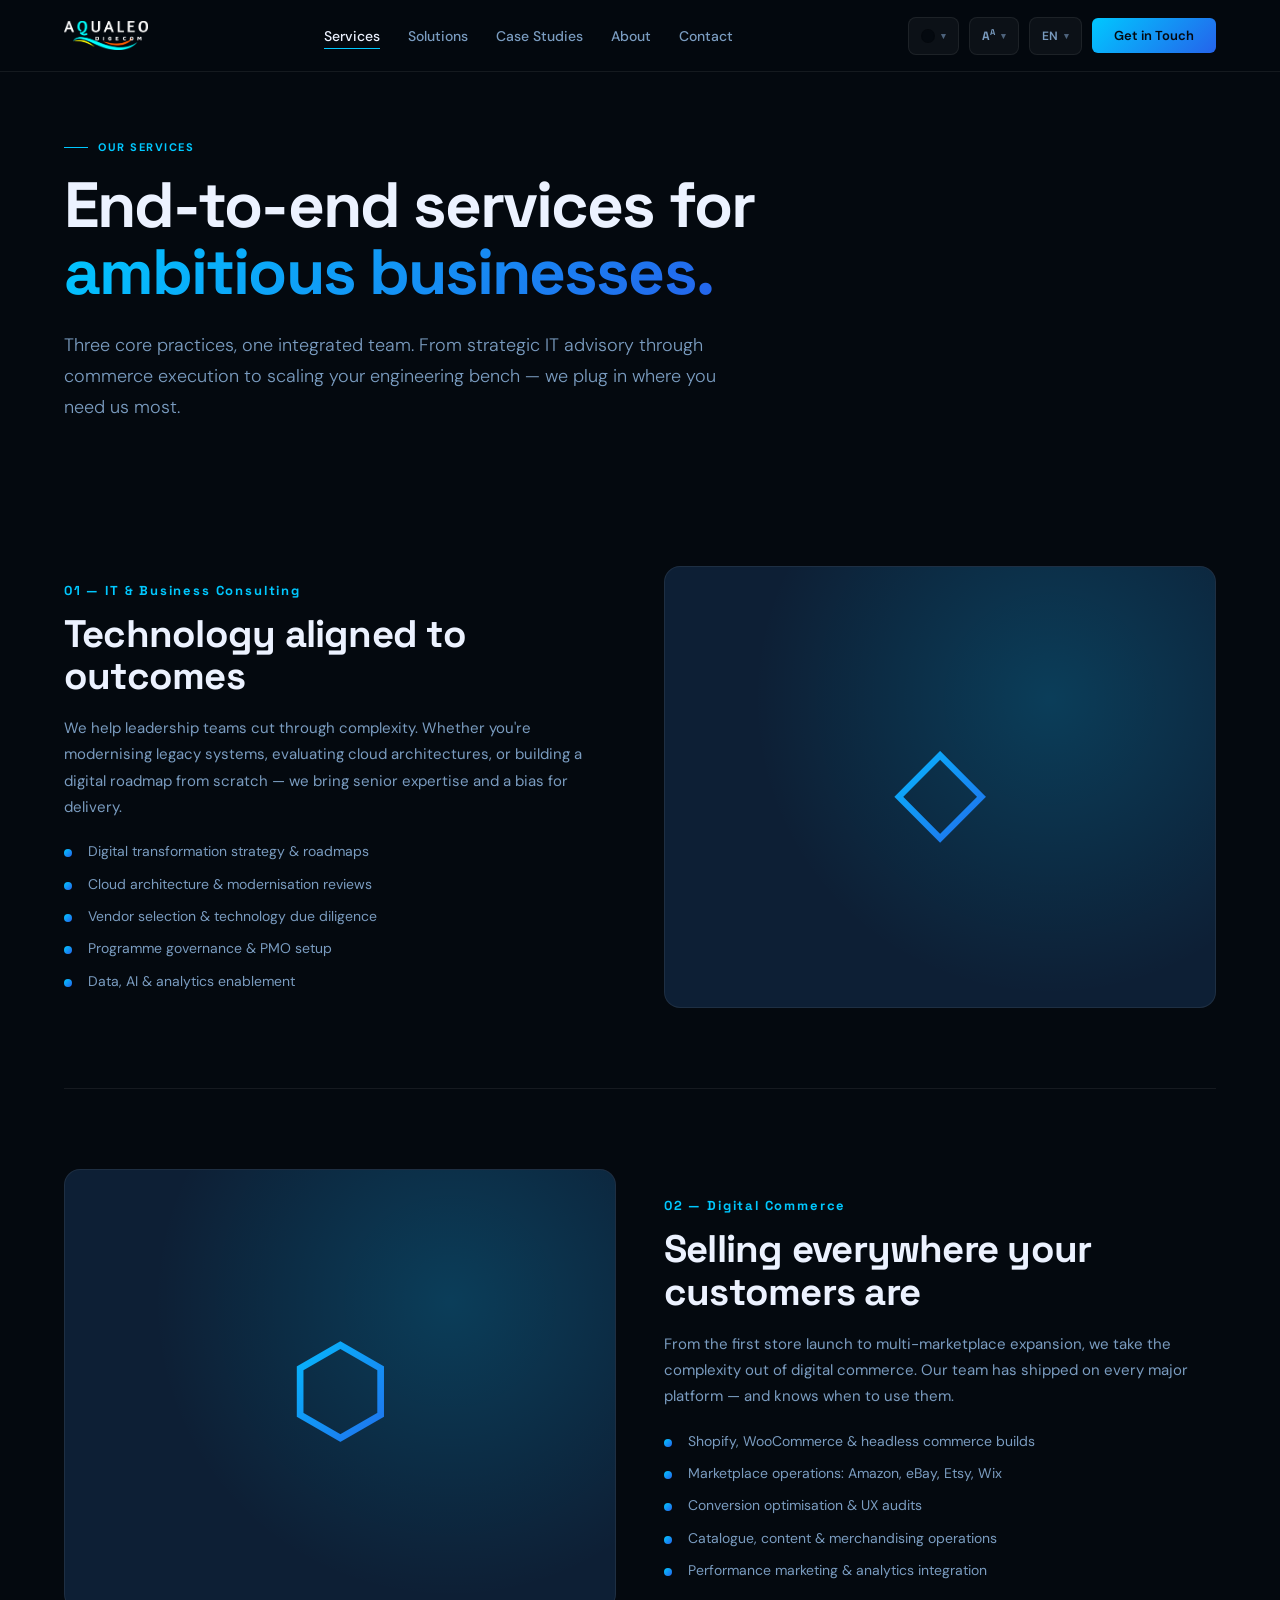
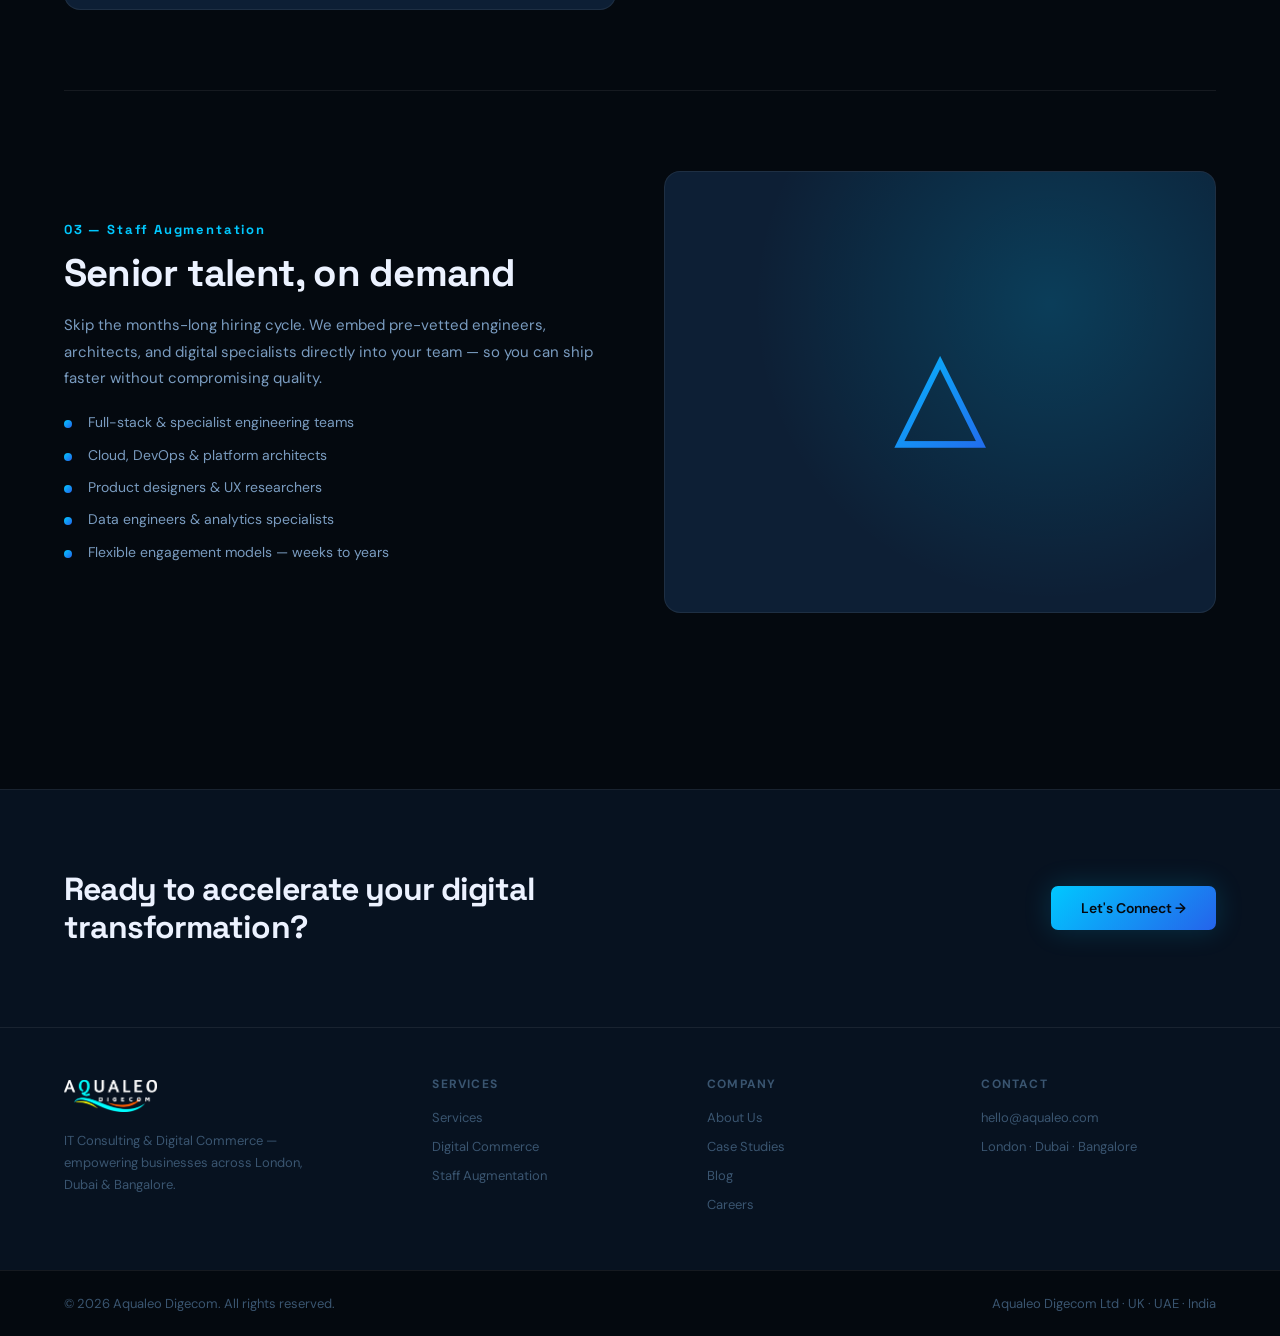
<file: services.html>
<!DOCTYPE html>
<html lang="en" dir="ltr">
<head>
<meta charset="UTF-8">
<meta name="viewport" content="width=device-width, initial-scale=1.0">
<title>Services — Aqualeo Digecom</title>
<link rel="icon" type="image/avif" href="assets/favicon.avif">
<link rel="preconnect" href="https://fonts.googleapis.com">
<link href="https://fonts.googleapis.com/css2?family=Space+Grotesk:wght@400;500;600;700&family=DM+Sans:wght@300;400;500;600;700&family=Noto+Sans+Arabic:wght@300;400;500;600;700&family=Noto+Kufi+Arabic:wght@400;600;700&display=swap" rel="stylesheet">
<link rel="stylesheet" href="assets/aqualeo-shared.css">
<style>
  .svc-detail{
    display:grid;grid-template-columns:1fr 1fr;gap:48px;align-items:center;
    padding:calc(80px * var(--scale)) 0;border-top:1px solid var(--border2);
  }
  .svc-detail:first-of-type{border-top:none;}
  .svc-detail.flip > div:first-child{order:2;}
  .svc-detail-num{
    font-family:'Space Grotesk',sans-serif;
    font-size:calc(13px * var(--scale));font-weight:700;
    letter-spacing:.14em;color:var(--accent);margin-bottom:14px;
  }
  .svc-detail h2{
    font-family:'Space Grotesk',sans-serif;
    font-size:calc(clamp(28px,3vw,42px) * var(--scale));
    font-weight:700;line-height:1.1;letter-spacing:-.02em;
    color:var(--fg);margin-bottom:18px;
  }
  .svc-detail p{font-size:calc(15px * var(--scale));color:var(--fg2);line-height:1.75;margin-bottom:16px;}
  .svc-detail ul{list-style:none;display:grid;gap:10px;margin-top:20px;}
  .svc-detail li{
    font-size:calc(14px * var(--scale));color:var(--fg2);
    padding-left:24px;position:relative;line-height:1.6;
  }
  body[dir="rtl"] .svc-detail li{padding-left:0;padding-right:24px;}
  .svc-detail li::before{
    content:'';position:absolute;left:0;top:9px;
    width:8px;height:8px;border-radius:50%;
    background:linear-gradient(135deg,var(--accent),var(--accent2));
  }
  body[dir="rtl"] .svc-detail li::before{left:auto;right:0;}
  .svc-visual{
    background:var(--surface);border:1px solid var(--border2);border-radius:16px;
    padding:calc(40px * var(--scale));
    aspect-ratio:5/4;position:relative;overflow:hidden;
    display:flex;align-items:center;justify-content:center;
  }
  .svc-visual::before{
    content:'';position:absolute;inset:0;
    background:radial-gradient(circle at 70% 30%,var(--glow) 0%,transparent 60%);
  }
  .svc-icon-big{
    font-size:calc(120px * var(--scale));
    background:linear-gradient(135deg,var(--accent),var(--accent2));
    -webkit-background-clip:text;-webkit-text-fill-color:transparent;
    position:relative;z-index:2;
  }
  @media (max-width:900px){
    .svc-detail{grid-template-columns:1fr;gap:24px;}
    .svc-detail.flip > div:first-child{order:0;}
  }
</style>
</head>
<body class="theme-dark fs-2" dir="ltr">

<div id="aq-nav-slot"></div>

<main class="page">
  <div class="page-eyebrow" data-i18n="page_eyebrow">Our Services</div>
  <h1 class="page-title display"><span data-i18n="page_title_a">End-to-end services for</span> <span class="hi" data-i18n="page_title_b">ambitious businesses.</span></h1>
  <p class="page-sub" data-i18n="page_sub">Three core practices, one integrated team. From strategic IT advisory through commerce execution to scaling your engineering bench — we plug in where you need us most.</p>

  <section class="svc-detail" id="it">
    <div>
      <div class="svc-detail-num">01 — <span data-i18n="s1_eyebrow">IT &amp; Business Consulting</span></div>
      <h2 data-i18n="s1_title">Technology aligned to outcomes</h2>
      <p data-i18n="s1_desc">We help leadership teams cut through complexity. Whether you're modernising legacy systems, evaluating cloud architectures, or building a digital roadmap from scratch — we bring senior expertise and a bias for delivery.</p>
      <ul>
        <li data-i18n="s1_l1">Digital transformation strategy &amp; roadmaps</li>
        <li data-i18n="s1_l2">Cloud architecture &amp; modernisation reviews</li>
        <li data-i18n="s1_l3">Vendor selection &amp; technology due diligence</li>
        <li data-i18n="s1_l4">Programme governance &amp; PMO setup</li>
        <li data-i18n="s1_l5">Data, AI &amp; analytics enablement</li>
      </ul>
    </div>
    <div class="svc-visual"><div class="svc-icon-big">◇</div></div>
  </section>

  <section class="svc-detail flip" id="commerce">
    <div>
      <div class="svc-detail-num">02 — <span data-i18n="s2_eyebrow">Digital Commerce</span></div>
      <h2 data-i18n="s2_title">Selling everywhere your customers are</h2>
      <p data-i18n="s2_desc">From the first store launch to multi-marketplace expansion, we take the complexity out of digital commerce. Our team has shipped on every major platform — and knows when to use them.</p>
      <ul>
        <li data-i18n="s2_l1">Shopify, WooCommerce &amp; headless commerce builds</li>
        <li data-i18n="s2_l2">Marketplace operations: Amazon, eBay, Etsy, Wix</li>
        <li data-i18n="s2_l3">Conversion optimisation &amp; UX audits</li>
        <li data-i18n="s2_l4">Catalogue, content &amp; merchandising operations</li>
        <li data-i18n="s2_l5">Performance marketing &amp; analytics integration</li>
      </ul>
    </div>
    <div class="svc-visual"><div class="svc-icon-big">⬡</div></div>
  </section>

  <section class="svc-detail" id="staff">
    <div>
      <div class="svc-detail-num">03 — <span data-i18n="s3_eyebrow">Staff Augmentation</span></div>
      <h2 data-i18n="s3_title">Senior talent, on demand</h2>
      <p data-i18n="s3_desc">Skip the months-long hiring cycle. We embed pre-vetted engineers, architects, and digital specialists directly into your team — so you can ship faster without compromising quality.</p>
      <ul>
        <li data-i18n="s3_l1">Full-stack &amp; specialist engineering teams</li>
        <li data-i18n="s3_l2">Cloud, DevOps &amp; platform architects</li>
        <li data-i18n="s3_l3">Product designers &amp; UX researchers</li>
        <li data-i18n="s3_l4">Data engineers &amp; analytics specialists</li>
        <li data-i18n="s3_l5">Flexible engagement models — weeks to years</li>
      </ul>
    </div>
    <div class="svc-visual"><div class="svc-icon-big">△</div></div>
  </section>
</main>

<div id="aq-footer-slot"></div>

<script src="assets/aqualeo-shared.js"></script>
<script>
const PAGE_DICT = {
  en: {
    page_eyebrow:"Our Services",
    page_title_a:"End-to-end services for", page_title_b:"ambitious businesses.",
    page_sub:"Three core practices, one integrated team. From strategic IT advisory through commerce execution to scaling your engineering bench — we plug in where you need us most.",
    s1_eyebrow:"IT & Business Consulting", s1_title:"Technology aligned to outcomes",
    s1_desc:"We help leadership teams cut through complexity. Whether you're modernising legacy systems, evaluating cloud architectures, or building a digital roadmap from scratch — we bring senior expertise and a bias for delivery.",
    s1_l1:"Digital transformation strategy & roadmaps", s1_l2:"Cloud architecture & modernisation reviews", s1_l3:"Vendor selection & technology due diligence", s1_l4:"Programme governance & PMO setup", s1_l5:"Data, AI & analytics enablement",
    s2_eyebrow:"Digital Commerce", s2_title:"Selling everywhere your customers are",
    s2_desc:"From the first store launch to multi-marketplace expansion, we take the complexity out of digital commerce. Our team has shipped on every major platform — and knows when to use them.",
    s2_l1:"Shopify, WooCommerce & headless commerce builds", s2_l2:"Marketplace operations: Amazon, eBay, Etsy, Wix", s2_l3:"Conversion optimisation & UX audits", s2_l4:"Catalogue, content & merchandising operations", s2_l5:"Performance marketing & analytics integration",
    s3_eyebrow:"Staff Augmentation", s3_title:"Senior talent, on demand",
    s3_desc:"Skip the months-long hiring cycle. We embed pre-vetted engineers, architects, and digital specialists directly into your team — so you can ship faster without compromising quality.",
    s3_l1:"Full-stack & specialist engineering teams", s3_l2:"Cloud, DevOps & platform architects", s3_l3:"Product designers & UX researchers", s3_l4:"Data engineers & analytics specialists", s3_l5:"Flexible engagement models — weeks to years"
  },
  ar: {
    page_eyebrow:"خدماتنا",
    page_title_a:"خدمات متكاملة", page_title_b:"للشركات الطموحة.",
    page_sub:"ثلاث ممارسات أساسية وفريق متكامل. من الاستشارات التقنية الاستراتيجية إلى تنفيذ التجارة الرقمية وتعزيز فرق الهندسة — نلتحم معك حيث تحتاجنا.",
    s1_eyebrow:"استشارات تقنية وأعمال", s1_title:"تقنية متوائمة مع النتائج",
    s1_desc:"نساعد القيادة على اختراق التعقيد. سواء كنت تحدّث أنظمة قديمة، أو تقيّم بنى سحابية، أو تبني خارطة رقمية من الصفر — نقدّم خبرة تنفيذية رفيعة المستوى.",
    s1_l1:"استراتيجية التحول الرقمي وخارطة الطريق", s1_l2:"مراجعات البنية السحابية والتحديث", s1_l3:"اختيار الموردين والعناية الواجبة التقنية", s1_l4:"حوكمة البرامج وإنشاء PMO", s1_l5:"تمكين البيانات والذكاء الاصطناعي والتحليلات",
    s2_eyebrow:"التجارة الرقمية", s2_title:"البيع أينما يوجد عملاؤك",
    s2_desc:"من إطلاق المتجر الأول إلى التوسع متعدد الأسواق، نزيل تعقيد التجارة الرقمية. فريقنا أطلق على كل المنصات الكبرى ويعرف متى يستخدم كلًا منها.",
    s2_l1:"بناء متاجر Shopify وWooCommerce والتجارة Headless", s2_l2:"عمليات الأسواق: Amazon وeBay وEtsy وWix", s2_l3:"تحسين التحويل ومراجعات تجربة المستخدم", s2_l4:"عمليات الكتالوج والمحتوى والتسويق", s2_l5:"تسويق الأداء وتكامل التحليلات",
    s3_eyebrow:"تعزيز فرق العمل", s3_title:"كفاءات أولى عند الطلب",
    s3_desc:"تخطّى دورات التوظيف الطويلة. ندمج مهندسين ومعماريين ومتخصصين رقميين معتمدين في فريقك مباشرة — لتشحن أسرع دون التنازل عن الجودة.",
    s3_l1:"فرق هندسة Full-stack ومتخصصين", s3_l2:"معماريو السحابة وDevOps والمنصات", s3_l3:"مصممو منتجات وباحثو تجربة", s3_l4:"مهندسو بيانات ومتخصصو تحليلات", s3_l5:"نماذج تعاقد مرنة — أسابيع إلى سنوات"
  },
  fr: {
    page_eyebrow:"Nos Services",
    page_title_a:"Des services de bout en bout pour", page_title_b:"les entreprises ambitieuses.",
    page_sub:"Trois pratiques, une équipe intégrée. Du conseil IT stratégique à l'exécution commerciale en passant par le renforcement d'équipes — nous intervenons là où vous en avez le plus besoin.",
    s1_eyebrow:"Conseil IT & Business", s1_title:"La tech alignée sur les résultats",
    s1_desc:"Nous aidons les directions à trancher dans la complexité. Modernisation, architectures cloud, feuille de route digitale — nous apportons une expertise senior orientée delivery.",
    s1_l1:"Stratégie & feuille de route de transformation", s1_l2:"Architecture cloud & modernisation", s1_l3:"Sélection de fournisseurs & due diligence", s1_l4:"Gouvernance de programme & PMO", s1_l5:"Activation data, IA & analytics",
    s2_eyebrow:"Commerce Numérique", s2_title:"Vendre partout où vos clients sont",
    s2_desc:"Du premier lancement à l'expansion multi-marketplace, nous simplifions le commerce numérique. Notre équipe a livré sur toutes les grandes plateformes.",
    s2_l1:"Builds Shopify, WooCommerce & headless", s2_l2:"Opérations marketplaces : Amazon, eBay, Etsy, Wix", s2_l3:"Optimisation conversion & audits UX", s2_l4:"Catalogue, contenu & merchandising", s2_l5:"Marketing performance & analytics",
    s3_eyebrow:"Augmentation d'Effectifs", s3_title:"Des talents seniors, à la demande",
    s3_desc:"Passez le cycle d'embauche. Nous intégrons des ingénieurs, architectes et spécialistes pré-validés à votre équipe — pour livrer vite, sans compromis.",
    s3_l1:"Équipes ingénierie full-stack & spécialisées", s3_l2:"Architectes cloud, DevOps & plateformes", s3_l3:"Designers produit & chercheurs UX", s3_l4:"Ingénieurs data & spécialistes analytics", s3_l5:"Modèles d'engagement flexibles — semaines à années"
  },
  es: {
    page_eyebrow:"Nuestros Servicios",
    page_title_a:"Servicios integrales para", page_title_b:"empresas ambiciosas.",
    page_sub:"Tres prácticas, un equipo integrado. Del asesoramiento TI estratégico a la ejecución de comercio y la ampliación de equipos — entramos donde más lo necesitas.",
    s1_eyebrow:"Consultoría TI y Negocios", s1_title:"Tecnología alineada a resultados",
    s1_desc:"Ayudamos a la dirección a cortar la complejidad. Modernización, arquitecturas cloud o hojas de ruta — aportamos experiencia senior con foco en entregar.",
    s1_l1:"Estrategia y hoja de ruta de transformación", s1_l2:"Revisiones de arquitectura cloud", s1_l3:"Selección de proveedores y due diligence", s1_l4:"Gobierno de programa y PMO", s1_l5:"Habilitación de datos, IA y analítica",
    s2_eyebrow:"Comercio Digital", s2_title:"Vender donde están tus clientes",
    s2_desc:"Del primer lanzamiento a la expansión multi-marketplace, simplificamos el comercio digital. Nuestro equipo ha entregado en todas las plataformas grandes.",
    s2_l1:"Builds Shopify, WooCommerce y headless", s2_l2:"Operaciones marketplaces: Amazon, eBay, Etsy, Wix", s2_l3:"Optimización de conversión y auditorías UX", s2_l4:"Catálogo, contenido y merchandising", s2_l5:"Marketing de performance y analítica",
    s3_eyebrow:"Aumento de Equipos", s3_title:"Talento senior, bajo demanda",
    s3_desc:"Sáltate el ciclo de contratación. Integramos ingenieros, arquitectos y especialistas pre-validados directamente en tu equipo — para entregar rápido sin sacrificar calidad.",
    s3_l1:"Equipos full-stack y especializados", s3_l2:"Arquitectos cloud, DevOps y plataformas", s3_l3:"Diseñadores de producto e investigadores UX", s3_l4:"Ingenieros de datos y especialistas en analítica", s3_l5:"Modelos de contratación flexibles — semanas a años"
  }
};
AQ_renderChrome('services');
AQ_initChrome(PAGE_DICT);
</script>
</body>
</html>
</file>
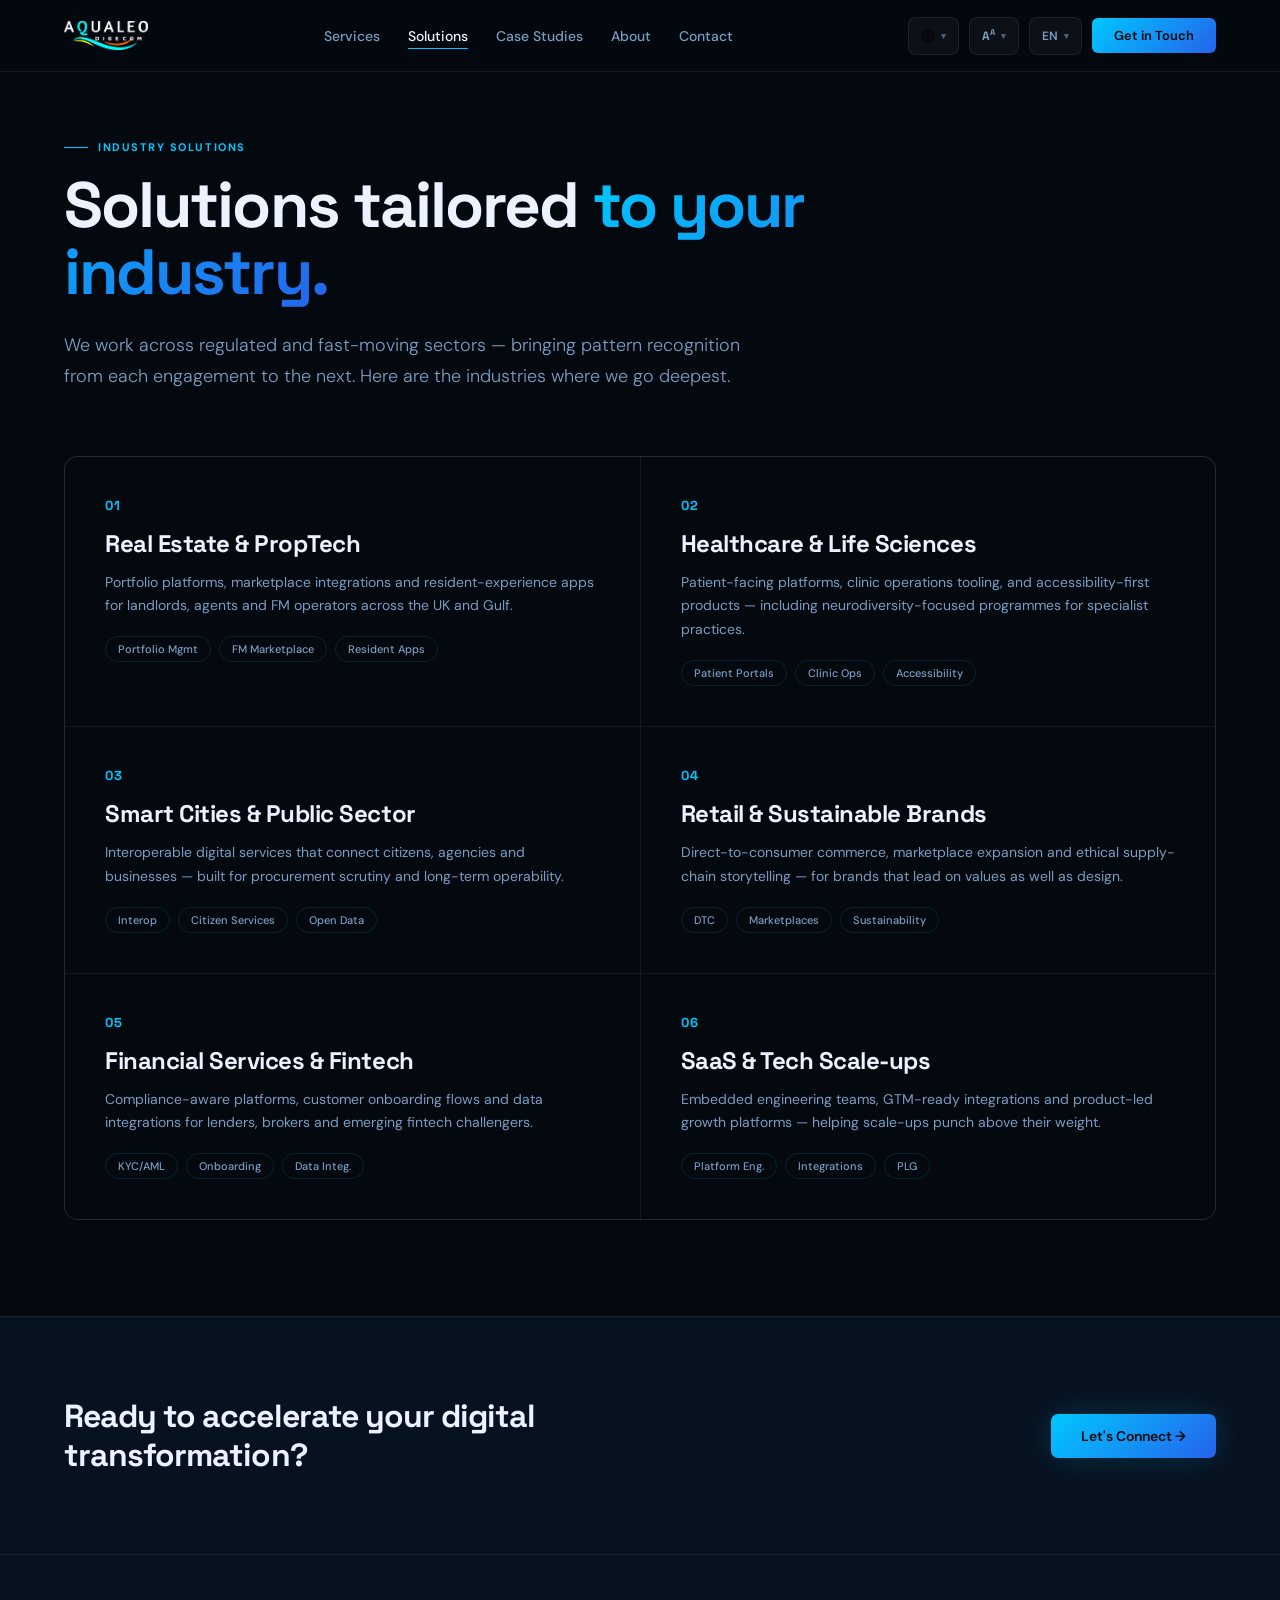
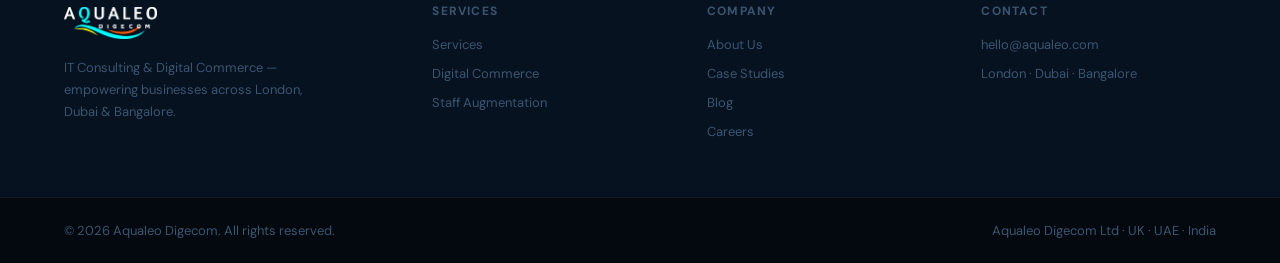
<file: solutions.html>
<!DOCTYPE html>
<html lang="en" dir="ltr">
<head>
<meta charset="UTF-8">
<meta name="viewport" content="width=device-width, initial-scale=1.0">
<title>Solutions — Aqualeo Digecom</title>
<link rel="icon" type="image/avif" href="assets/favicon.avif">
<link rel="preconnect" href="https://fonts.googleapis.com">
<link href="https://fonts.googleapis.com/css2?family=Space+Grotesk:wght@400;500;600;700&family=DM+Sans:wght@300;400;500;600;700&family=Noto+Sans+Arabic:wght@300;400;500;600;700&family=Noto+Kufi+Arabic:wght@400;600;700&display=swap" rel="stylesheet">
<link rel="stylesheet" href="assets/aqualeo-shared.css">
<style>
  .industries{display:grid;grid-template-columns:repeat(2,1fr);gap:1px;background:var(--border2);border:1px solid var(--border2);border-radius:14px;overflow:hidden;}
  .ind{background:var(--bg);padding:calc(40px * var(--scale));transition:background .2s;}
  .ind:hover{background:var(--surface);}
  .ind-num{
    font-family:'Space Grotesk',sans-serif;
    font-size:calc(13px * var(--scale));font-weight:700;
    color:var(--accent);letter-spacing:.1em;margin-bottom:14px;
  }
  .ind h3{
    font-family:'Space Grotesk',sans-serif;
    font-size:calc(24px * var(--scale));font-weight:700;
    letter-spacing:-.02em;margin-bottom:12px;color:var(--fg);
  }
  .ind p{font-size:calc(14px * var(--scale));color:var(--fg2);line-height:1.7;margin-bottom:18px;}
  .ind .tags{display:flex;gap:8px;flex-wrap:wrap;}
  .ind .tag{
    padding:5px 12px;border-radius:100px;border:1px solid var(--border);
    font-size:calc(11px * var(--scale));font-weight:500;color:var(--fg2);
  }
  @media (max-width:900px){.industries{grid-template-columns:1fr;}}
</style>
</head>
<body class="theme-dark fs-2" dir="ltr">

<div id="aq-nav-slot"></div>

<main class="page">
  <div class="page-eyebrow" data-i18n="page_eyebrow">Industry Solutions</div>
  <h1 class="page-title display"><span data-i18n="page_title_a">Solutions tailored</span> <span class="hi" data-i18n="page_title_b">to your industry.</span></h1>
  <p class="page-sub" data-i18n="page_sub">We work across regulated and fast-moving sectors — bringing pattern recognition from each engagement to the next. Here are the industries where we go deepest.</p>

  <div class="industries">
    <div class="ind fade-up">
      <div class="ind-num">01</div>
      <h3 data-i18n="i1_title">Real Estate &amp; PropTech</h3>
      <p data-i18n="i1_desc">Portfolio platforms, marketplace integrations and resident-experience apps for landlords, agents and FM operators across the UK and Gulf.</p>
      <div class="tags"><span class="tag" data-i18n="i1_t1">Portfolio Mgmt</span><span class="tag" data-i18n="i1_t2">FM Marketplace</span><span class="tag" data-i18n="i1_t3">Resident Apps</span></div>
    </div>
    <div class="ind fade-up">
      <div class="ind-num">02</div>
      <h3 data-i18n="i2_title">Healthcare &amp; Life Sciences</h3>
      <p data-i18n="i2_desc">Patient-facing platforms, clinic operations tooling, and accessibility-first products — including neurodiversity-focused programmes for specialist practices.</p>
      <div class="tags"><span class="tag" data-i18n="i2_t1">Patient Portals</span><span class="tag" data-i18n="i2_t2">Clinic Ops</span><span class="tag" data-i18n="i2_t3">Accessibility</span></div>
    </div>
    <div class="ind fade-up">
      <div class="ind-num">03</div>
      <h3 data-i18n="i3_title">Smart Cities &amp; Public Sector</h3>
      <p data-i18n="i3_desc">Interoperable digital services that connect citizens, agencies and businesses — built for procurement scrutiny and long-term operability.</p>
      <div class="tags"><span class="tag" data-i18n="i3_t1">Interop</span><span class="tag" data-i18n="i3_t2">Citizen Services</span><span class="tag" data-i18n="i3_t3">Open Data</span></div>
    </div>
    <div class="ind fade-up">
      <div class="ind-num">04</div>
      <h3 data-i18n="i4_title">Retail &amp; Sustainable Brands</h3>
      <p data-i18n="i4_desc">Direct-to-consumer commerce, marketplace expansion and ethical supply-chain storytelling — for brands that lead on values as well as design.</p>
      <div class="tags"><span class="tag" data-i18n="i4_t1">DTC</span><span class="tag" data-i18n="i4_t2">Marketplaces</span><span class="tag" data-i18n="i4_t3">Sustainability</span></div>
    </div>
    <div class="ind fade-up">
      <div class="ind-num">05</div>
      <h3 data-i18n="i5_title">Financial Services &amp; Fintech</h3>
      <p data-i18n="i5_desc">Compliance-aware platforms, customer onboarding flows and data integrations for lenders, brokers and emerging fintech challengers.</p>
      <div class="tags"><span class="tag" data-i18n="i5_t1">KYC/AML</span><span class="tag" data-i18n="i5_t2">Onboarding</span><span class="tag" data-i18n="i5_t3">Data Integ.</span></div>
    </div>
    <div class="ind fade-up">
      <div class="ind-num">06</div>
      <h3 data-i18n="i6_title">SaaS &amp; Tech Scale-ups</h3>
      <p data-i18n="i6_desc">Embedded engineering teams, GTM-ready integrations and product-led growth platforms — helping scale-ups punch above their weight.</p>
      <div class="tags"><span class="tag" data-i18n="i6_t1">Platform Eng.</span><span class="tag" data-i18n="i6_t2">Integrations</span><span class="tag" data-i18n="i6_t3">PLG</span></div>
    </div>
  </div>
</main>

<div id="aq-footer-slot"></div>

<script src="assets/aqualeo-shared.js"></script>
<script>
const PAGE_DICT = {
  en: {
    page_eyebrow:"Industry Solutions",
    page_title_a:"Solutions tailored", page_title_b:"to your industry.",
    page_sub:"We work across regulated and fast-moving sectors — bringing pattern recognition from each engagement to the next. Here are the industries where we go deepest.",
    i1_title:"Real Estate & PropTech", i1_desc:"Portfolio platforms, marketplace integrations and resident-experience apps for landlords, agents and FM operators across the UK and Gulf.", i1_t1:"Portfolio Mgmt", i1_t2:"FM Marketplace", i1_t3:"Resident Apps",
    i2_title:"Healthcare & Life Sciences", i2_desc:"Patient-facing platforms, clinic operations tooling, and accessibility-first products — including neurodiversity-focused programmes for specialist practices.", i2_t1:"Patient Portals", i2_t2:"Clinic Ops", i2_t3:"Accessibility",
    i3_title:"Smart Cities & Public Sector", i3_desc:"Interoperable digital services that connect citizens, agencies and businesses — built for procurement scrutiny and long-term operability.", i3_t1:"Interop", i3_t2:"Citizen Services", i3_t3:"Open Data",
    i4_title:"Retail & Sustainable Brands", i4_desc:"Direct-to-consumer commerce, marketplace expansion and ethical supply-chain storytelling — for brands that lead on values as well as design.", i4_t1:"DTC", i4_t2:"Marketplaces", i4_t3:"Sustainability",
    i5_title:"Financial Services & Fintech", i5_desc:"Compliance-aware platforms, customer onboarding flows and data integrations for lenders, brokers and emerging fintech challengers.", i5_t1:"KYC/AML", i5_t2:"Onboarding", i5_t3:"Data Integ.",
    i6_title:"SaaS & Tech Scale-ups", i6_desc:"Embedded engineering teams, GTM-ready integrations and product-led growth platforms — helping scale-ups punch above their weight.", i6_t1:"Platform Eng.", i6_t2:"Integrations", i6_t3:"PLG"
  },
  ar: {
    page_eyebrow:"حلول قطاعية",
    page_title_a:"حلول مصمَّمة", page_title_b:"لقطاعك.",
    page_sub:"نعمل في قطاعات منظَّمة وسريعة الحركة — ننقل أنماط التعلم من مهمة إلى أخرى. إليك القطاعات التي نتعمق فيها.",
    i1_title:"العقارات وPropTech", i1_desc:"منصات إدارة المحافظ وتكامل الأسواق وتطبيقات تجربة الساكن للملاك والوسطاء ومشغّلي إدارة المرافق في المملكة المتحدة والخليج.", i1_t1:"إدارة المحافظ", i1_t2:"سوق إدارة المرافق", i1_t3:"تطبيقات السكان",
    i2_title:"الرعاية الصحية وعلوم الحياة", i2_desc:"منصات للمرضى، أدوات تشغيل العيادات، ومنتجات تصمَّم بالوصولية أولًا — بما في ذلك برامج التنوع العصبي للعيادات المتخصصة.", i2_t1:"بوابات المرضى", i2_t2:"تشغيل العيادات", i2_t3:"إمكانية الوصول",
    i3_title:"المدن الذكية والقطاع العام", i3_desc:"خدمات رقمية قابلة للتشغيل البيني تربط المواطنين والجهات والشركات — مبنية لاجتياز التدقيق وتشغيل طويل الأمد.", i3_t1:"التشغيل البيني", i3_t2:"خدمات المواطنين", i3_t3:"البيانات المفتوحة",
    i4_title:"التجزئة والعلامات المستدامة", i4_desc:"تجارة موجهة للمستهلك، توسع في الأسواق، وسرد قصص سلسلة توريد أخلاقية — لعلامات تقود بالقيم كما بالتصميم.", i4_t1:"DTC", i4_t2:"الأسواق", i4_t3:"الاستدامة",
    i5_title:"الخدمات المالية والتقنية المالية", i5_desc:"منصات واعية بالامتثال، وتدفقات إدماج العملاء، وتكاملات بيانات للمقرضين والوسطاء وشركات الفنتك الناشئة.", i5_t1:"KYC/AML", i5_t2:"إدماج العملاء", i5_t3:"تكامل البيانات",
    i6_title:"SaaS والشركات التقنية الناشئة", i6_desc:"فرق هندسة مدمجة، وتكاملات جاهزة للسوق، ومنصات نمو موجَّهة بالمنتج — لتساعد الشركات الناشئة على المنافسة فوق وزنها.", i6_t1:"هندسة منصات", i6_t2:"تكاملات", i6_t3:"PLG"
  },
  fr: {
    page_eyebrow:"Solutions Sectorielles",
    page_title_a:"Des solutions adaptées", page_title_b:"à votre secteur.",
    page_sub:"Nous opérons dans des secteurs régulés et rapides — apportant la reconnaissance de schémas d'une mission à l'autre. Voici nos verticales d'expertise.",
    i1_title:"Immobilier & PropTech", i1_desc:"Plateformes de gestion de portefeuille, intégrations marketplace et applications résident pour bailleurs et FM au Royaume-Uni et au Golfe.", i1_t1:"Gestion portefeuille", i1_t2:"Marketplace FM", i1_t3:"Apps résident",
    i2_title:"Santé & Sciences du Vivant", i2_desc:"Plateformes patients, outils d'opération clinique et produits accessibilité-first — y compris des programmes neurodiversité pour cliniques spécialisées.", i2_t1:"Portails patients", i2_t2:"Ops clinique", i2_t3:"Accessibilité",
    i3_title:"Villes Intelligentes & Secteur Public", i3_desc:"Services numériques interopérables connectant citoyens, agences et entreprises — conçus pour les exigences de marchés publics.", i3_t1:"Interop", i3_t2:"Services citoyens", i3_t3:"Open Data",
    i4_title:"Retail & Marques Durables", i4_desc:"Commerce DTC, expansion marketplace et storytelling supply-chain éthique — pour des marques qui mènent par les valeurs autant que par le design.", i4_t1:"DTC", i4_t2:"Marketplaces", i4_t3:"Durabilité",
    i5_title:"Services Financiers & Fintech", i5_desc:"Plateformes orientées conformité, parcours d'onboarding et intégrations data pour prêteurs, courtiers et nouveaux fintechs.", i5_t1:"KYC/AML", i5_t2:"Onboarding", i5_t3:"Intégr. Data",
    i6_title:"SaaS & Scale-ups Tech", i6_desc:"Équipes d'ingénierie embarquées, intégrations GTM-ready et plateformes PLG — pour aider les scale-ups à frapper au-dessus de leur poids.", i6_t1:"Ing. plateforme", i6_t2:"Intégrations", i6_t3:"PLG"
  },
  es: {
    page_eyebrow:"Soluciones por Industria",
    page_title_a:"Soluciones adaptadas", page_title_b:"a tu industria.",
    page_sub:"Trabajamos en sectores regulados y dinámicos — llevando reconocimiento de patrones de un proyecto al siguiente. Estas son nuestras verticales más profundas.",
    i1_title:"Inmobiliario & PropTech", i1_desc:"Plataformas de gestión de portafolio, integraciones marketplace y apps de experiencia para inquilinos en Reino Unido y Golfo.", i1_t1:"Gestión Portafolio", i1_t2:"Marketplace FM", i1_t3:"Apps Inquilinos",
    i2_title:"Salud & Ciencias de la Vida", i2_desc:"Plataformas para pacientes, herramientas de operación clínica y productos con accesibilidad primero — incluyendo programas de neurodiversidad.", i2_t1:"Portales pacientes", i2_t2:"Ops Clínica", i2_t3:"Accesibilidad",
    i3_title:"Ciudades Inteligentes & Sector Público", i3_desc:"Servicios digitales interoperables que conectan ciudadanos, agencias y empresas — diseñados para escrutinio de licitación.", i3_t1:"Interop", i3_t2:"Servicios ciudadanos", i3_t3:"Open Data",
    i4_title:"Retail & Marcas Sostenibles", i4_desc:"Comercio DTC, expansión a marketplaces y storytelling de cadena de suministro ética — para marcas que lideran con valores y diseño.", i4_t1:"DTC", i4_t2:"Marketplaces", i4_t3:"Sostenibilidad",
    i5_title:"Servicios Financieros & Fintech", i5_desc:"Plataformas conscientes del cumplimiento, flujos de onboarding e integraciones de datos para prestamistas, brokers y fintechs.", i5_t1:"KYC/AML", i5_t2:"Onboarding", i5_t3:"Integr. Datos",
    i6_title:"SaaS & Scale-ups Tech", i6_desc:"Equipos de ingeniería embebidos, integraciones GTM-ready y plataformas PLG — para ayudar a scale-ups a competir por encima de su peso.", i6_t1:"Ing. Plataforma", i6_t2:"Integraciones", i6_t3:"PLG"
  }
};
AQ_renderChrome('solutions');
AQ_initChrome(PAGE_DICT);
</script>
</body>
</html>
</file>
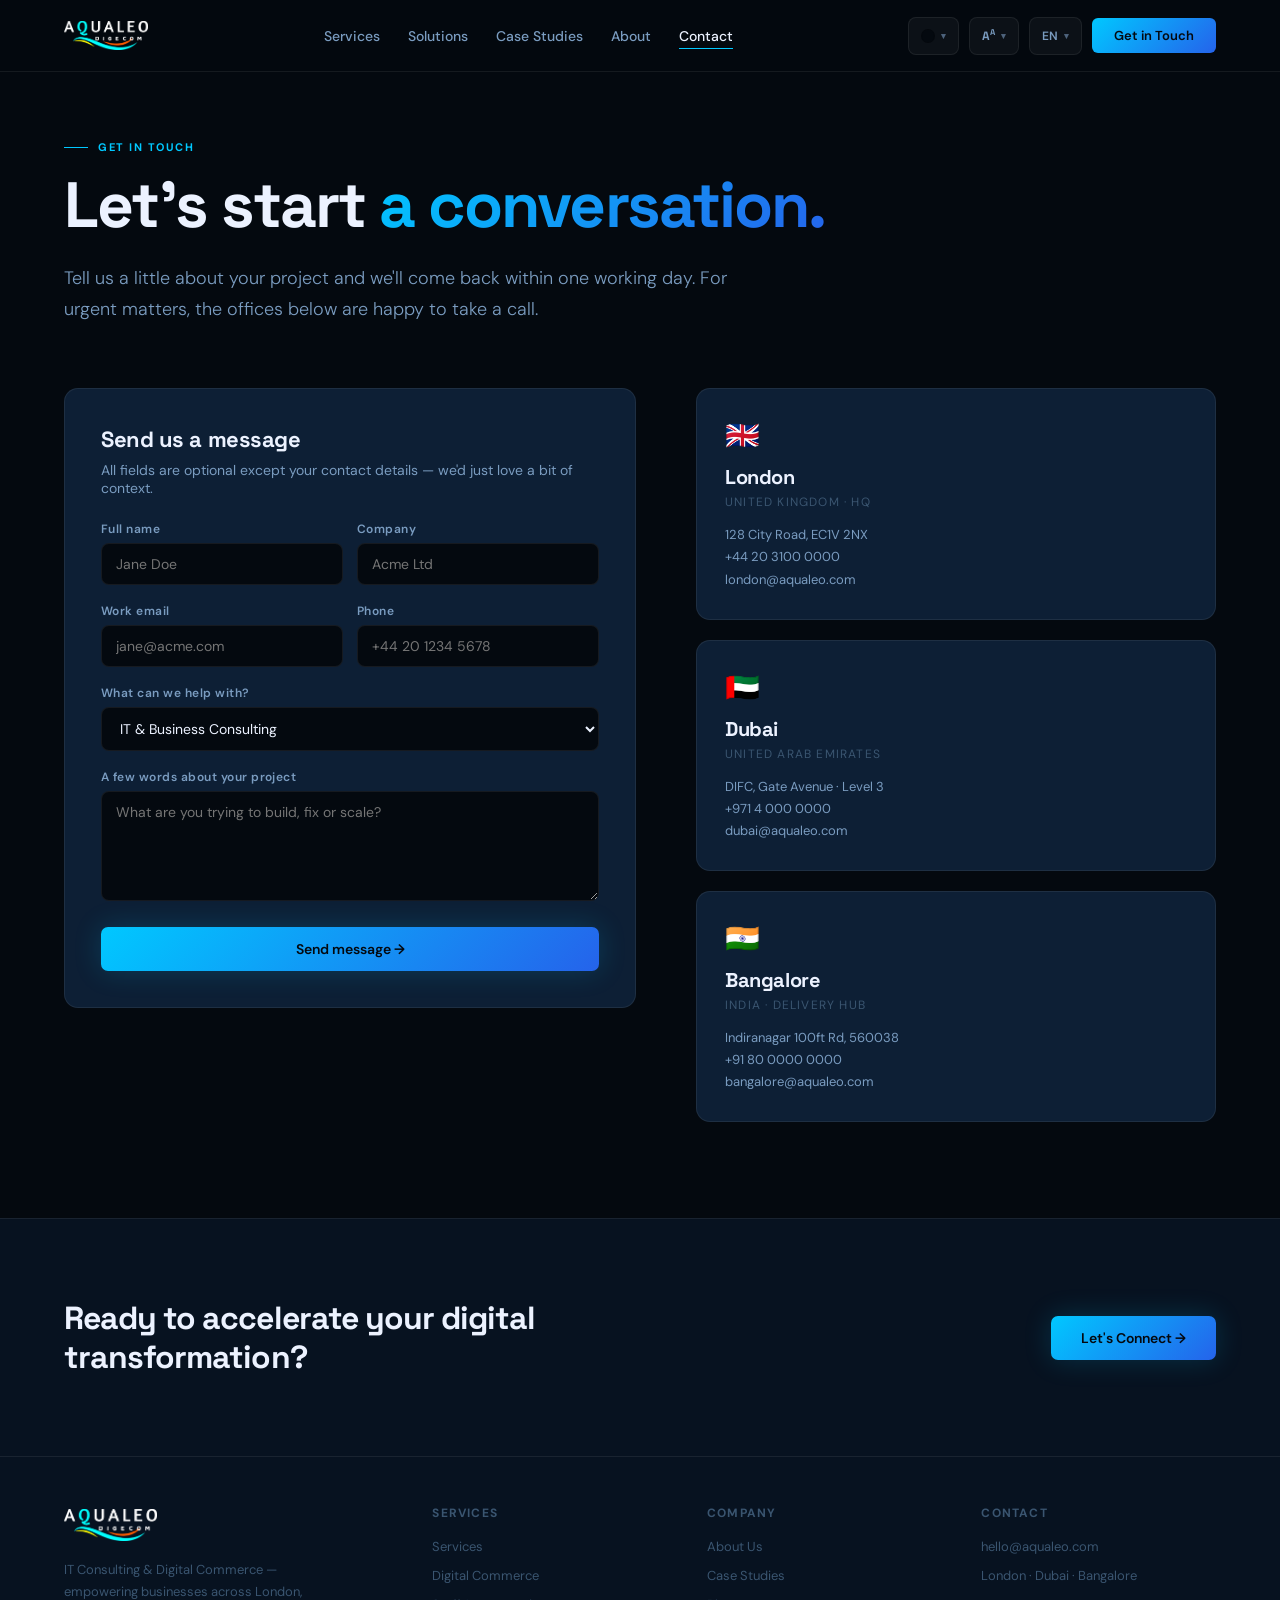
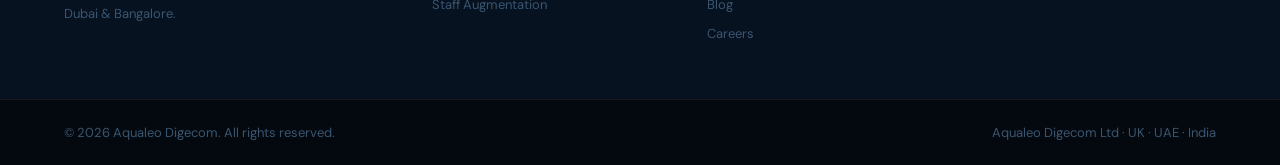
<file: project/contact.html>
<!DOCTYPE html>
<html lang="en" dir="ltr">
<head>
<meta charset="UTF-8">
<meta name="viewport" content="width=device-width, initial-scale=1.0">
<title>Contact — Aqualeo Digecom</title>
<link rel="icon" type="image/avif" href="assets/favicon.avif">
<link rel="preconnect" href="https://fonts.googleapis.com">
<link href="https://fonts.googleapis.com/css2?family=Space+Grotesk:wght@400;500;600;700&family=DM+Sans:wght@300;400;500;600;700&family=Noto+Sans+Arabic:wght@300;400;500;600;700&family=Noto+Kufi+Arabic:wght@400;600;700&display=swap" rel="stylesheet">
<link rel="stylesheet" href="assets/aqualeo-shared.css">
<style>
  .contact-grid{display:grid;grid-template-columns:1.1fr 1fr;gap:60px;align-items:start;}
  .form{
    background:var(--surface);border:1px solid var(--border2);border-radius:14px;
    padding:calc(36px * var(--scale));
  }
  .form h2{
    font-family:'Space Grotesk',sans-serif;
    font-size:calc(22px * var(--scale));font-weight:700;
    letter-spacing:-.02em;margin-bottom:8px;color:var(--fg);
  }
  .form-sub{font-size:calc(14px * var(--scale));color:var(--fg2);margin-bottom:24px;}
  .field{display:grid;gap:6px;margin-bottom:18px;}
  .field label{font-size:calc(12px * var(--scale));font-weight:600;color:var(--fg2);letter-spacing:.04em;}
  .field input,.field textarea,.field select{
    background:var(--bg);color:var(--fg);
    border:1px solid var(--border2);border-radius:8px;
    padding:calc(11px * var(--scale)) calc(14px * var(--scale));
    font-family:inherit;font-size:calc(14px * var(--scale));
    transition:border-color .2s;
  }
  body[dir="rtl"] .field input,body[dir="rtl"] .field textarea,body[dir="rtl"] .field select{text-align:right;}
  .field input:focus,.field textarea:focus,.field select:focus{outline:none;border-color:var(--accent);}
  .field textarea{min-height:110px;resize:vertical;}
  .row2{display:grid;grid-template-columns:1fr 1fr;gap:14px;}
  .form .btn-primary{width:100%;margin-top:8px;justify-content:center;display:inline-flex;align-items:center;}

  .offices{display:grid;gap:20px;}
  .office{
    background:var(--surface);border:1px solid var(--border2);border-radius:14px;
    padding:calc(28px * var(--scale));
    transition:border-color .2s,transform .2s;
  }
  .office:hover{border-color:var(--accent);transform:translateY(-3px);}
  .office-flag{font-size:calc(28px * var(--scale));margin-bottom:10px;}
  .office-city{
    font-family:'Space Grotesk',sans-serif;
    font-size:calc(20px * var(--scale));font-weight:700;
    letter-spacing:-.02em;color:var(--fg);margin-bottom:4px;
  }
  .office-region{font-size:calc(12px * var(--scale));color:var(--fg3);text-transform:uppercase;letter-spacing:.1em;margin-bottom:14px;}
  .office-line{font-size:calc(13px * var(--scale));color:var(--fg2);line-height:1.7;}
  .office-line a{color:var(--fg2);transition:color .2s;}
  .office-line a:hover{color:var(--accent);}

  @media (max-width:900px){
    .contact-grid{grid-template-columns:1fr;gap:32px;}
    .row2{grid-template-columns:1fr;}
  }
</style>
</head>
<body class="theme-dark fs-2" dir="ltr">

<div id="aq-nav-slot"></div>

<main class="page">
  <div class="page-eyebrow" data-i18n="page_eyebrow">Get in Touch</div>
  <h1 class="page-title display"><span data-i18n="page_title_a">Let's start</span> <span class="hi" data-i18n="page_title_b">a conversation.</span></h1>
  <p class="page-sub" data-i18n="page_sub">Tell us a little about your project and we'll come back within one working day. For urgent matters, the offices below are happy to take a call.</p>

  <div class="contact-grid">
    <form class="form fade-up" onsubmit="event.preventDefault();alert('Thanks — we\\'ll be in touch shortly.');">
      <h2 data-i18n="form_title">Send us a message</h2>
      <p class="form-sub" data-i18n="form_sub">All fields are optional except your contact details — we'd just love a bit of context.</p>
      <div class="row2">
        <div class="field"><label data-i18n="f_name">Full name</label><input type="text" placeholder="Jane Doe"></div>
        <div class="field"><label data-i18n="f_company">Company</label><input type="text" placeholder="Acme Ltd"></div>
      </div>
      <div class="row2">
        <div class="field"><label data-i18n="f_email">Work email</label><input type="email" placeholder="jane@acme.com" required></div>
        <div class="field"><label data-i18n="f_phone">Phone</label><input type="tel" placeholder="+44 20 1234 5678"></div>
      </div>
      <div class="field">
        <label data-i18n="f_topic">What can we help with?</label>
        <select>
          <option data-i18n="f_topic_1">IT &amp; Business Consulting</option>
          <option data-i18n="f_topic_2">Digital Commerce</option>
          <option data-i18n="f_topic_3">Staff Augmentation</option>
          <option data-i18n="f_topic_4">Something else</option>
        </select>
      </div>
      <div class="field"><label data-i18n="f_msg">A few words about your project</label><textarea placeholder="What are you trying to build, fix or scale?"></textarea></div>
      <button type="submit" class="btn-primary" data-i18n="f_submit">Send message →</button>
    </form>

    <aside class="offices">
      <div class="office fade-up">
        <div class="office-flag">🇬🇧</div>
        <div class="office-city" data-i18n="o1_city">London</div>
        <div class="office-region" data-i18n="o1_region">United Kingdom · HQ</div>
        <div class="office-line" data-i18n="o1_addr">128 City Road, EC1V 2NX</div>
        <div class="office-line"><a href="tel:+442031000000">+44 20 3100 0000</a></div>
        <div class="office-line"><a href="mailto:london@aqualeo.com">london@aqualeo.com</a></div>
      </div>
      <div class="office fade-up">
        <div class="office-flag">🇦🇪</div>
        <div class="office-city" data-i18n="o2_city">Dubai</div>
        <div class="office-region" data-i18n="o2_region">United Arab Emirates</div>
        <div class="office-line" data-i18n="o2_addr">DIFC, Gate Avenue · Level 3</div>
        <div class="office-line"><a href="tel:+97140000000">+971 4 000 0000</a></div>
        <div class="office-line"><a href="mailto:dubai@aqualeo.com">dubai@aqualeo.com</a></div>
      </div>
      <div class="office fade-up">
        <div class="office-flag">🇮🇳</div>
        <div class="office-city" data-i18n="o3_city">Bangalore</div>
        <div class="office-region" data-i18n="o3_region">India · Delivery Hub</div>
        <div class="office-line" data-i18n="o3_addr">Indiranagar 100ft Rd, 560038</div>
        <div class="office-line"><a href="tel:+918000000000">+91 80 0000 0000</a></div>
        <div class="office-line"><a href="mailto:bangalore@aqualeo.com">bangalore@aqualeo.com</a></div>
      </div>
    </aside>
  </div>
</main>

<div id="aq-footer-slot"></div>

<script src="assets/aqualeo-shared.js"></script>
<script>
const PAGE_DICT = {
  en: {
    page_eyebrow:"Get in Touch",
    page_title_a:"Let's start", page_title_b:"a conversation.",
    page_sub:"Tell us a little about your project and we'll come back within one working day. For urgent matters, the offices below are happy to take a call.",
    form_title:"Send us a message", form_sub:"All fields are optional except your contact details — we'd just love a bit of context.",
    f_name:"Full name", f_company:"Company", f_email:"Work email", f_phone:"Phone",
    f_topic:"What can we help with?",
    f_topic_1:"IT & Business Consulting", f_topic_2:"Digital Commerce", f_topic_3:"Staff Augmentation", f_topic_4:"Something else",
    f_msg:"A few words about your project", f_submit:"Send message →",
    o1_city:"London", o1_region:"United Kingdom · HQ", o1_addr:"128 City Road, EC1V 2NX",
    o2_city:"Dubai", o2_region:"United Arab Emirates", o2_addr:"DIFC, Gate Avenue · Level 3",
    o3_city:"Bangalore", o3_region:"India · Delivery Hub", o3_addr:"Indiranagar 100ft Rd, 560038"
  },
  ar: {
    page_eyebrow:"تواصل معنا",
    page_title_a:"لنبدأ", page_title_b:"محادثة.",
    page_sub:"أخبرنا قليلًا عن مشروعك وسنعود خلال يوم عمل واحد. للمسائل العاجلة، يسرّ المكاتب أدناه استقبال مكالمتك.",
    form_title:"أرسل لنا رسالة", form_sub:"جميع الحقول اختيارية باستثناء بيانات الاتصال — سنحب القليل من السياق.",
    f_name:"الاسم الكامل", f_company:"الشركة", f_email:"البريد الرسمي", f_phone:"الهاتف",
    f_topic:"كيف يمكننا المساعدة؟",
    f_topic_1:"استشارات تقنية وأعمال", f_topic_2:"التجارة الرقمية", f_topic_3:"تعزيز فرق العمل", f_topic_4:"شيء آخر",
    f_msg:"كلمات عن مشروعك", f_submit:"← إرسال الرسالة",
    o1_city:"لندن", o1_region:"المملكة المتحدة · المقر", o1_addr:"١٢٨ City Road، EC1V 2NX",
    o2_city:"دبي", o2_region:"الإمارات العربية المتحدة", o2_addr:"مركز دبي المالي · جيت أفنيو، المستوى ٣",
    o3_city:"بنغالور", o3_region:"الهند · مركز التنفيذ", o3_addr:"إنديرا ناغار، طريق ١٠٠ قدم، ٥٦٠٠٣٨"
  },
  fr: {
    page_eyebrow:"Nous contacter",
    page_title_a:"Lançons", page_title_b:"la conversation.",
    page_sub:"Parlez-nous de votre projet — nous revenons sous un jour ouvré. Pour les sujets urgents, les bureaux ci-dessous prennent vos appels.",
    form_title:"Envoyez-nous un message", form_sub:"Tous les champs sont optionnels sauf vos coordonnées — un peu de contexte nous aide.",
    f_name:"Nom complet", f_company:"Entreprise", f_email:"Email pro", f_phone:"Téléphone",
    f_topic:"Comment pouvons-nous aider ?",
    f_topic_1:"Conseil IT & Business", f_topic_2:"Commerce Numérique", f_topic_3:"Augmentation d'effectifs", f_topic_4:"Autre chose",
    f_msg:"Quelques mots sur votre projet", f_submit:"Envoyer →",
    o1_city:"Londres", o1_region:"Royaume-Uni · Siège", o1_addr:"128 City Road, EC1V 2NX",
    o2_city:"Dubaï", o2_region:"Émirats arabes unis", o2_addr:"DIFC, Gate Avenue · Niveau 3",
    o3_city:"Bangalore", o3_region:"Inde · Hub Delivery", o3_addr:"Indiranagar 100ft Rd, 560038"
  },
  es: {
    page_eyebrow:"Contáctanos",
    page_title_a:"Empecemos", page_title_b:"una conversación.",
    page_sub:"Cuéntanos un poco sobre tu proyecto y respondemos en un día laboral. Para asuntos urgentes, las oficinas abajo atienden llamadas con gusto.",
    form_title:"Envíanos un mensaje", form_sub:"Todos los campos son opcionales excepto los de contacto — un poco de contexto nos ayuda.",
    f_name:"Nombre completo", f_company:"Empresa", f_email:"Email profesional", f_phone:"Teléfono",
    f_topic:"¿En qué podemos ayudar?",
    f_topic_1:"Consultoría TI y Negocios", f_topic_2:"Comercio Digital", f_topic_3:"Aumento de Equipos", f_topic_4:"Otra cosa",
    f_msg:"Unas palabras sobre tu proyecto", f_submit:"Enviar mensaje →",
    o1_city:"Londres", o1_region:"Reino Unido · Sede", o1_addr:"128 City Road, EC1V 2NX",
    o2_city:"Dubái", o2_region:"Emiratos Árabes Unidos", o2_addr:"DIFC, Gate Avenue · Nivel 3",
    o3_city:"Bangalore", o3_region:"India · Hub Delivery", o3_addr:"Indiranagar 100ft Rd, 560038"
  }
};
AQ_renderChrome('contact');
AQ_initChrome(PAGE_DICT);
</script>
</body>
</html>
</file>
<file: assets/aqualeo-shared.css>
/* ══════════ AQUALEO SHARED STYLES ══════════ */
*,*::before,*::after{box-sizing:border-box;margin:0;padding:0}
html{scroll-behavior:smooth}
a{text-decoration:none;color:inherit}
button{cursor:pointer;font-family:inherit}
img{max-width:100%;display:block}

/* THEME TOKENS */
body.theme-dark{
  --bg:#04090F;--bg2:#071220;--bg3:#0A1A2E;
  --surface:#0D1F35;--surface2:rgba(255,255,255,.04);
  --fg:#ECF2FF;--fg2:#7A9CC0;--fg3:#3A5570;
  --accent:#00C8FF;--accent2:#2563EB;
  --glow:rgba(0,200,255,.18);
  --border:rgba(0,200,255,.14);--border2:rgba(255,255,255,.07);
  --nav:rgba(4,9,15,.82);
  --btn:linear-gradient(135deg,#00C8FF 0%,#2563EB 100%);--btn-fg:#04090F;
  --btn2-bg:rgba(255,255,255,.06);--btn2-fg:#ECF2FF;--btn2-border:rgba(255,255,255,.14);
  --logo:url(logo-dark.avif);
  --grid-line:rgba(255,255,255,.04);
}
body.theme-light{
  --bg:#FFFFFF;--bg2:#F4F7FB;--bg3:#0A1A2E;
  --surface:#FFFFFF;--surface2:rgba(0,0,0,.03);
  --fg:#0A1A2E;--fg2:#475569;--fg3:#94A3B8;
  --accent:#0EA5E9;--accent2:#1E40AF;
  --glow:rgba(14,165,233,.12);
  --border:rgba(14,165,233,.18);--border2:#E5EAF0;
  --nav:rgba(255,255,255,.85);
  --btn:linear-gradient(135deg,#0EA5E9 0%,#1E40AF 100%);--btn-fg:#FFFFFF;
  --btn2-bg:transparent;--btn2-fg:#0A1A2E;--btn2-border:#CBD5E1;
  --logo:url(logo-dark.png);
  --grid-line:rgba(0,0,0,.04);
}
body.theme-earth{
  --bg:#F4EDE0;--bg2:#E8DDC8;--bg3:#3A2F22;
  --surface:#FFF8EC;--surface2:rgba(58,47,34,.04);
  --fg:#2A2118;--fg2:#6B5944;--fg3:#A89377;
  --accent:#C2410C;--accent2:#7C2D12;
  --glow:rgba(194,65,12,.12);
  --border:rgba(194,65,12,.2);--border2:#D6C9B0;
  --nav:rgba(244,237,224,.88);
  --btn:linear-gradient(135deg,#C2410C 0%,#7C2D12 100%);--btn-fg:#FFF8EC;
  --btn2-bg:transparent;--btn2-fg:#2A2118;--btn2-border:#A89377;
  --logo:url(logo-dark.png);
  --grid-line:rgba(58,47,34,.05);
}

/* FONT SCALE */
body.fs-1{--scale:0.875;}
body.fs-2{--scale:1;}
body.fs-3{--scale:1.125;}
body.fs-4{--scale:1.25;}

body{
  background:var(--bg);color:var(--fg);
  font-family:'DM Sans',sans-serif;
  overflow-x:hidden;
  font-size:calc(16px * var(--scale));
  transition:background .35s,color .35s;
  min-height:100vh;
}
body[dir="rtl"]{font-family:'Noto Sans Arabic','DM Sans',sans-serif;}
body[dir="rtl"] .display{font-family:'Noto Kufi Arabic','Space Grotesk',sans-serif;}
.display{font-family:'Space Grotesk',sans-serif;letter-spacing:-.02em;}

/* NAV */
nav.aqnav{
  position:fixed;inset:0 0 auto 0;z-index:200;
  height:calc(72px * var(--scale));padding:0 clamp(20px,5vw,80px);
  background:var(--nav);backdrop-filter:blur(20px);-webkit-backdrop-filter:blur(20px);
  border-bottom:1px solid var(--border2);
  display:flex;align-items:center;justify-content:space-between;gap:24px;
}
.nav-logo{
  height:calc(36px * var(--scale));width:auto;
  background:var(--logo) center/contain no-repeat;
  aspect-ratio:808/346;flex-shrink:0;
}
.nav-links{display:flex;gap:calc(28px * var(--scale));align-items:center;}
.nav-links a{
  font-size:calc(14px * var(--scale));font-weight:500;color:var(--fg2);
  transition:color .2s;position:relative;
}
.nav-links a::after{
  content:'';position:absolute;inset:auto 0 -4px 0;height:1px;
  background:var(--accent);transform:scaleX(0);
  transition:transform .2s;transform-origin:left;
}
.nav-links a:hover,.nav-links a.active{color:var(--fg);}
.nav-links a.active::after,.nav-links a:hover::after{transform:scaleX(1);}
.nav-right{display:flex;align-items:center;gap:10px;}
.nav-btn{
  padding:calc(9px * var(--scale)) calc(22px * var(--scale));
  border-radius:6px;border:none;
  background:var(--btn);color:var(--btn-fg);
  font-size:calc(13px * var(--scale));font-weight:600;
  transition:opacity .2s,transform .15s;
}
.nav-btn:hover{opacity:.88;transform:translateY(-1px);}

/* DROPDOWNS */
.nav-dd{position:relative;}
.nav-dd-btn{
  width:auto;min-width:calc(40px * var(--scale));height:calc(38px * var(--scale));
  padding:0 calc(12px * var(--scale));
  border-radius:8px;border:1px solid var(--border2);
  background:var(--surface2);color:var(--fg2);
  display:flex;align-items:center;gap:6px;
  font-size:calc(12px * var(--scale));font-weight:600;
  transition:all .15s;
}
.nav-dd-btn:hover{border-color:var(--accent);color:var(--accent);}
.nav-dd-btn .caret{font-size:9px;opacity:.6;}
.nav-dd-menu{
  position:absolute;top:calc(100% + 8px);right:0;
  background:var(--surface);border:1px solid var(--border);border-radius:10px;
  box-shadow:0 12px 40px rgba(0,0,0,.2);
  padding:6px;min-width:180px;z-index:300;display:none;
}
body[dir="rtl"] .nav-dd-menu{right:auto;left:0;}
.nav-dd.open .nav-dd-menu{display:block;}
.nav-dd-item{
  display:flex;align-items:center;gap:10px;width:100%;
  padding:9px 12px;border-radius:6px;border:none;background:transparent;
  font-size:calc(13px * var(--scale));font-weight:500;color:var(--fg2);
  text-align:left;transition:background .15s,color .15s;
}
body[dir="rtl"] .nav-dd-item{text-align:right;}
.nav-dd-item:hover{background:var(--surface2);color:var(--fg);}
.nav-dd-item.active{color:var(--accent);background:var(--surface2);}
.nav-dd-item .a11y-swatch{width:14px;height:14px;border-radius:50%;flex-shrink:0;border:1px solid rgba(0,0,0,.1);}
.a11y-swatch{width:18px;height:18px;border-radius:50%;border:1px solid rgba(0,0,0,.1);}

/* PAGE COMMON */
.page{padding:calc(140px * var(--scale)) clamp(20px,5vw,80px) calc(96px * var(--scale));max-width:1280px;margin:0 auto;}
.page-eyebrow{
  font-size:calc(11px * var(--scale));font-weight:700;
  letter-spacing:.14em;text-transform:uppercase;color:var(--accent);
  display:flex;align-items:center;gap:10px;margin-bottom:18px;
}
.page-eyebrow::before{content:'';width:24px;height:1px;background:var(--accent);}
.page-title{
  font-family:'Space Grotesk',sans-serif;
  font-size:calc(clamp(40px,5vw,72px) * var(--scale));
  font-weight:700;line-height:1.05;letter-spacing:-.03em;
  margin-bottom:24px;color:var(--fg);max-width:900px;
}
.page-title .hi{
  background:linear-gradient(135deg,var(--accent),var(--accent2));
  -webkit-background-clip:text;-webkit-text-fill-color:transparent;
}
.page-sub{
  font-size:calc(18px * var(--scale));color:var(--fg2);
  max-width:680px;line-height:1.7;font-weight:300;margin-bottom:calc(64px * var(--scale));
}

/* CARDS GRID */
.card-grid{display:grid;grid-template-columns:repeat(3,1fr);gap:24px;}
.acard{
  background:var(--surface);border:1px solid var(--border2);border-radius:14px;
  padding:calc(32px * var(--scale));
  transition:transform .25s,border-color .25s,box-shadow .25s;
}
.acard:hover{transform:translateY(-4px);border-color:var(--accent);box-shadow:0 20px 40px var(--glow);}
.acard-icon{
  width:calc(48px * var(--scale));height:calc(48px * var(--scale));
  border-radius:10px;background:var(--surface2);border:1px solid var(--border);
  display:flex;align-items:center;justify-content:center;
  font-size:calc(22px * var(--scale));margin-bottom:20px;
}
.acard-tag{
  font-size:calc(11px * var(--scale));font-weight:700;letter-spacing:.1em;
  text-transform:uppercase;color:var(--accent);margin-bottom:10px;
}
.acard-title{
  font-family:'Space Grotesk',sans-serif;
  font-size:calc(22px * var(--scale));font-weight:700;
  letter-spacing:-.02em;margin-bottom:12px;color:var(--fg);line-height:1.2;
}
.acard-desc{font-size:calc(14px * var(--scale));color:var(--fg2);line-height:1.7;margin-bottom:16px;}
.acard-link{
  display:inline-flex;align-items:center;gap:6px;
  font-size:calc(13px * var(--scale));font-weight:600;color:var(--accent);
  transition:gap .2s;
}
.acard:hover .acard-link{gap:10px;}

/* FOOTER */
footer.aqfooter{
  padding:48px clamp(20px,5vw,80px);background:var(--bg2);
  display:grid;grid-template-columns:1.4fr 1fr 1fr 1fr;gap:40px;
  border-top:1px solid var(--border2);
}
.foot-logo{
  height:calc(40px * var(--scale));width:auto;
  background:var(--logo) center/contain no-repeat;
  aspect-ratio:808/346;margin-bottom:14px;
}
body[dir="rtl"] .foot-logo{background-position:right center;}
.foot-tag{font-size:calc(13px * var(--scale));color:var(--fg3);line-height:1.7;max-width:240px;}
.foot-col-title{font-size:calc(12px * var(--scale));font-weight:700;letter-spacing:.1em;text-transform:uppercase;color:var(--fg3);margin-bottom:14px;}
.foot-links{list-style:none;}
.foot-links li{margin-bottom:8px;}
.foot-links a{font-size:calc(13px * var(--scale));color:var(--fg3);transition:color .2s;}
.foot-links a:hover{color:var(--accent);}
.foot-bottom{
  padding:24px clamp(20px,5vw,80px);background:var(--bg);
  border-top:1px solid var(--border2);
  display:flex;justify-content:space-between;align-items:center;flex-wrap:wrap;gap:12px;
}
.foot-copy{font-size:calc(13px * var(--scale));color:var(--fg3);}

/* CTA BAND */
.cta-band{
  padding:calc(80px * var(--scale)) clamp(20px,5vw,80px);
  display:flex;align-items:center;justify-content:space-between;gap:32px;flex-wrap:wrap;
  border-top:1px solid var(--border2);
  background:var(--bg2);
}
.cta-band-text{
  font-family:'Space Grotesk',sans-serif;
  font-size:calc(clamp(22px,2.5vw,34px) * var(--scale));font-weight:700;
  letter-spacing:-.03em;max-width:520px;line-height:1.2;color:var(--fg);
}
.btn-primary{
  padding:calc(13px * var(--scale)) calc(30px * var(--scale));
  border-radius:7px;border:none;
  background:var(--btn);color:var(--btn-fg);
  font-size:calc(14px * var(--scale));font-weight:600;
  box-shadow:0 0 28px var(--glow);
  transition:transform .2s,box-shadow .2s,opacity .2s;
}
.btn-primary:hover{transform:translateY(-2px);box-shadow:0 4px 36px var(--glow);}

/* fade-up */
.fade-up{opacity:0;transform:translateY(24px);transition:opacity .55s ease,transform .55s ease;}
.fade-up.visible{opacity:1;transform:translateY(0);}

@media (max-width:900px){
  .nav-links{display:none;}
  .card-grid{grid-template-columns:1fr;}
  footer.aqfooter{grid-template-columns:1fr 1fr;}
}
</file>
<file: project/assets/aqualeo-shared.css>
/* ══════════ AQUALEO SHARED STYLES ══════════ */
*,*::before,*::after{box-sizing:border-box;margin:0;padding:0}
html{scroll-behavior:smooth}
a{text-decoration:none;color:inherit}
button{cursor:pointer;font-family:inherit}
img{max-width:100%;display:block}

/* THEME TOKENS */
body.theme-dark{
  --bg:#04090F;--bg2:#071220;--bg3:#0A1A2E;
  --surface:#0D1F35;--surface2:rgba(255,255,255,.04);
  --fg:#ECF2FF;--fg2:#7A9CC0;--fg3:#3A5570;
  --accent:#00C8FF;--accent2:#2563EB;
  --glow:rgba(0,200,255,.18);
  --border:rgba(0,200,255,.14);--border2:rgba(255,255,255,.07);
  --nav:rgba(4,9,15,.82);
  --btn:linear-gradient(135deg,#00C8FF 0%,#2563EB 100%);--btn-fg:#04090F;
  --btn2-bg:rgba(255,255,255,.06);--btn2-fg:#ECF2FF;--btn2-border:rgba(255,255,255,.14);
  --logo:url(logo-dark.avif);
  --grid-line:rgba(255,255,255,.04);
}
body.theme-light{
  --bg:#FFFFFF;--bg2:#F4F7FB;--bg3:#0A1A2E;
  --surface:#FFFFFF;--surface2:rgba(0,0,0,.03);
  --fg:#0A1A2E;--fg2:#475569;--fg3:#94A3B8;
  --accent:#0EA5E9;--accent2:#1E40AF;
  --glow:rgba(14,165,233,.12);
  --border:rgba(14,165,233,.18);--border2:#E5EAF0;
  --nav:rgba(255,255,255,.85);
  --btn:linear-gradient(135deg,#0EA5E9 0%,#1E40AF 100%);--btn-fg:#FFFFFF;
  --btn2-bg:transparent;--btn2-fg:#0A1A2E;--btn2-border:#CBD5E1;
  --logo:url(logo-dark.png);
  --grid-line:rgba(0,0,0,.04);
}
body.theme-earth{
  --bg:#F4EDE0;--bg2:#E8DDC8;--bg3:#3A2F22;
  --surface:#FFF8EC;--surface2:rgba(58,47,34,.04);
  --fg:#2A2118;--fg2:#6B5944;--fg3:#A89377;
  --accent:#C2410C;--accent2:#7C2D12;
  --glow:rgba(194,65,12,.12);
  --border:rgba(194,65,12,.2);--border2:#D6C9B0;
  --nav:rgba(244,237,224,.88);
  --btn:linear-gradient(135deg,#C2410C 0%,#7C2D12 100%);--btn-fg:#FFF8EC;
  --btn2-bg:transparent;--btn2-fg:#2A2118;--btn2-border:#A89377;
  --logo:url(logo-dark.png);
  --grid-line:rgba(58,47,34,.05);
}

/* FONT SCALE */
body.fs-1{--scale:0.875;}
body.fs-2{--scale:1;}
body.fs-3{--scale:1.125;}
body.fs-4{--scale:1.25;}

body{
  background:var(--bg);color:var(--fg);
  font-family:'DM Sans',sans-serif;
  overflow-x:hidden;
  font-size:calc(16px * var(--scale));
  transition:background .35s,color .35s;
  min-height:100vh;
}
body[dir="rtl"]{font-family:'Noto Sans Arabic','DM Sans',sans-serif;}
body[dir="rtl"] .display{font-family:'Noto Kufi Arabic','Space Grotesk',sans-serif;}
.display{font-family:'Space Grotesk',sans-serif;letter-spacing:-.02em;}

/* NAV */
nav.aqnav{
  position:fixed;inset:0 0 auto 0;z-index:200;
  height:calc(72px * var(--scale));padding:0 clamp(20px,5vw,80px);
  background:var(--nav);backdrop-filter:blur(20px);-webkit-backdrop-filter:blur(20px);
  border-bottom:1px solid var(--border2);
  display:flex;align-items:center;justify-content:space-between;gap:24px;
}
.nav-logo{
  height:calc(36px * var(--scale));width:auto;
  background:var(--logo) center/contain no-repeat;
  aspect-ratio:808/346;flex-shrink:0;
}
.nav-links{display:flex;gap:calc(28px * var(--scale));align-items:center;}
.nav-links a{
  font-size:calc(14px * var(--scale));font-weight:500;color:var(--fg2);
  transition:color .2s;position:relative;
}
.nav-links a::after{
  content:'';position:absolute;inset:auto 0 -4px 0;height:1px;
  background:var(--accent);transform:scaleX(0);
  transition:transform .2s;transform-origin:left;
}
.nav-links a:hover,.nav-links a.active{color:var(--fg);}
.nav-links a.active::after,.nav-links a:hover::after{transform:scaleX(1);}
.nav-right{display:flex;align-items:center;gap:10px;}
.nav-btn{
  padding:calc(9px * var(--scale)) calc(22px * var(--scale));
  border-radius:6px;border:none;
  background:var(--btn);color:var(--btn-fg);
  font-size:calc(13px * var(--scale));font-weight:600;
  transition:opacity .2s,transform .15s;
}
.nav-btn:hover{opacity:.88;transform:translateY(-1px);}

/* DROPDOWNS */
.nav-dd{position:relative;}
.nav-dd-btn{
  width:auto;min-width:calc(40px * var(--scale));height:calc(38px * var(--scale));
  padding:0 calc(12px * var(--scale));
  border-radius:8px;border:1px solid var(--border2);
  background:var(--surface2);color:var(--fg2);
  display:flex;align-items:center;gap:6px;
  font-size:calc(12px * var(--scale));font-weight:600;
  transition:all .15s;
}
.nav-dd-btn:hover{border-color:var(--accent);color:var(--accent);}
.nav-dd-btn .caret{font-size:9px;opacity:.6;}
.nav-dd-menu{
  position:absolute;top:calc(100% + 8px);right:0;
  background:var(--surface);border:1px solid var(--border);border-radius:10px;
  box-shadow:0 12px 40px rgba(0,0,0,.2);
  padding:6px;min-width:180px;z-index:300;display:none;
}
body[dir="rtl"] .nav-dd-menu{right:auto;left:0;}
.nav-dd.open .nav-dd-menu{display:block;}
.nav-dd-item{
  display:flex;align-items:center;gap:10px;width:100%;
  padding:9px 12px;border-radius:6px;border:none;background:transparent;
  font-size:calc(13px * var(--scale));font-weight:500;color:var(--fg2);
  text-align:left;transition:background .15s,color .15s;
}
body[dir="rtl"] .nav-dd-item{text-align:right;}
.nav-dd-item:hover{background:var(--surface2);color:var(--fg);}
.nav-dd-item.active{color:var(--accent);background:var(--surface2);}
.nav-dd-item .a11y-swatch{width:14px;height:14px;border-radius:50%;flex-shrink:0;border:1px solid rgba(0,0,0,.1);}
.a11y-swatch{width:18px;height:18px;border-radius:50%;border:1px solid rgba(0,0,0,.1);}

/* PAGE COMMON */
.page{padding:calc(140px * var(--scale)) clamp(20px,5vw,80px) calc(96px * var(--scale));max-width:1280px;margin:0 auto;}
.page-eyebrow{
  font-size:calc(11px * var(--scale));font-weight:700;
  letter-spacing:.14em;text-transform:uppercase;color:var(--accent);
  display:flex;align-items:center;gap:10px;margin-bottom:18px;
}
.page-eyebrow::before{content:'';width:24px;height:1px;background:var(--accent);}
.page-title{
  font-family:'Space Grotesk',sans-serif;
  font-size:calc(clamp(40px,5vw,72px) * var(--scale));
  font-weight:700;line-height:1.05;letter-spacing:-.03em;
  margin-bottom:24px;color:var(--fg);max-width:900px;
}
.page-title .hi{
  background:linear-gradient(135deg,var(--accent),var(--accent2));
  -webkit-background-clip:text;-webkit-text-fill-color:transparent;
}
.page-sub{
  font-size:calc(18px * var(--scale));color:var(--fg2);
  max-width:680px;line-height:1.7;font-weight:300;margin-bottom:calc(64px * var(--scale));
}

/* CARDS GRID */
.card-grid{display:grid;grid-template-columns:repeat(3,1fr);gap:24px;}
.acard{
  background:var(--surface);border:1px solid var(--border2);border-radius:14px;
  padding:calc(32px * var(--scale));
  transition:transform .25s,border-color .25s,box-shadow .25s;
}
.acard:hover{transform:translateY(-4px);border-color:var(--accent);box-shadow:0 20px 40px var(--glow);}
.acard-icon{
  width:calc(48px * var(--scale));height:calc(48px * var(--scale));
  border-radius:10px;background:var(--surface2);border:1px solid var(--border);
  display:flex;align-items:center;justify-content:center;
  font-size:calc(22px * var(--scale));margin-bottom:20px;
}
.acard-tag{
  font-size:calc(11px * var(--scale));font-weight:700;letter-spacing:.1em;
  text-transform:uppercase;color:var(--accent);margin-bottom:10px;
}
.acard-title{
  font-family:'Space Grotesk',sans-serif;
  font-size:calc(22px * var(--scale));font-weight:700;
  letter-spacing:-.02em;margin-bottom:12px;color:var(--fg);line-height:1.2;
}
.acard-desc{font-size:calc(14px * var(--scale));color:var(--fg2);line-height:1.7;margin-bottom:16px;}
.acard-link{
  display:inline-flex;align-items:center;gap:6px;
  font-size:calc(13px * var(--scale));font-weight:600;color:var(--accent);
  transition:gap .2s;
}
.acard:hover .acard-link{gap:10px;}

/* FOOTER */
footer.aqfooter{
  padding:48px clamp(20px,5vw,80px);background:var(--bg2);
  display:grid;grid-template-columns:1.4fr 1fr 1fr 1fr;gap:40px;
  border-top:1px solid var(--border2);
}
.foot-logo{
  height:calc(40px * var(--scale));width:auto;
  background:var(--logo) center/contain no-repeat;
  aspect-ratio:808/346;margin-bottom:14px;
}
body[dir="rtl"] .foot-logo{background-position:right center;}
.foot-tag{font-size:calc(13px * var(--scale));color:var(--fg3);line-height:1.7;max-width:240px;}
.foot-col-title{font-size:calc(12px * var(--scale));font-weight:700;letter-spacing:.1em;text-transform:uppercase;color:var(--fg3);margin-bottom:14px;}
.foot-links{list-style:none;}
.foot-links li{margin-bottom:8px;}
.foot-links a{font-size:calc(13px * var(--scale));color:var(--fg3);transition:color .2s;}
.foot-links a:hover{color:var(--accent);}
.foot-bottom{
  padding:24px clamp(20px,5vw,80px);background:var(--bg);
  border-top:1px solid var(--border2);
  display:flex;justify-content:space-between;align-items:center;flex-wrap:wrap;gap:12px;
}
.foot-copy{font-size:calc(13px * var(--scale));color:var(--fg3);}

/* CTA BAND */
.cta-band{
  padding:calc(80px * var(--scale)) clamp(20px,5vw,80px);
  display:flex;align-items:center;justify-content:space-between;gap:32px;flex-wrap:wrap;
  border-top:1px solid var(--border2);
  background:var(--bg2);
}
.cta-band-text{
  font-family:'Space Grotesk',sans-serif;
  font-size:calc(clamp(22px,2.5vw,34px) * var(--scale));font-weight:700;
  letter-spacing:-.03em;max-width:520px;line-height:1.2;color:var(--fg);
}
.btn-primary{
  padding:calc(13px * var(--scale)) calc(30px * var(--scale));
  border-radius:7px;border:none;
  background:var(--btn);color:var(--btn-fg);
  font-size:calc(14px * var(--scale));font-weight:600;
  box-shadow:0 0 28px var(--glow);
  transition:transform .2s,box-shadow .2s,opacity .2s;
}
.btn-primary:hover{transform:translateY(-2px);box-shadow:0 4px 36px var(--glow);}

/* fade-up */
.fade-up{opacity:0;transform:translateY(24px);transition:opacity .55s ease,transform .55s ease;}
.fade-up.visible{opacity:1;transform:translateY(0);}

@media (max-width:900px){
  .nav-links{display:none;}
  .card-grid{grid-template-columns:1fr;}
  footer.aqfooter{grid-template-columns:1fr 1fr;}
}
</file>
